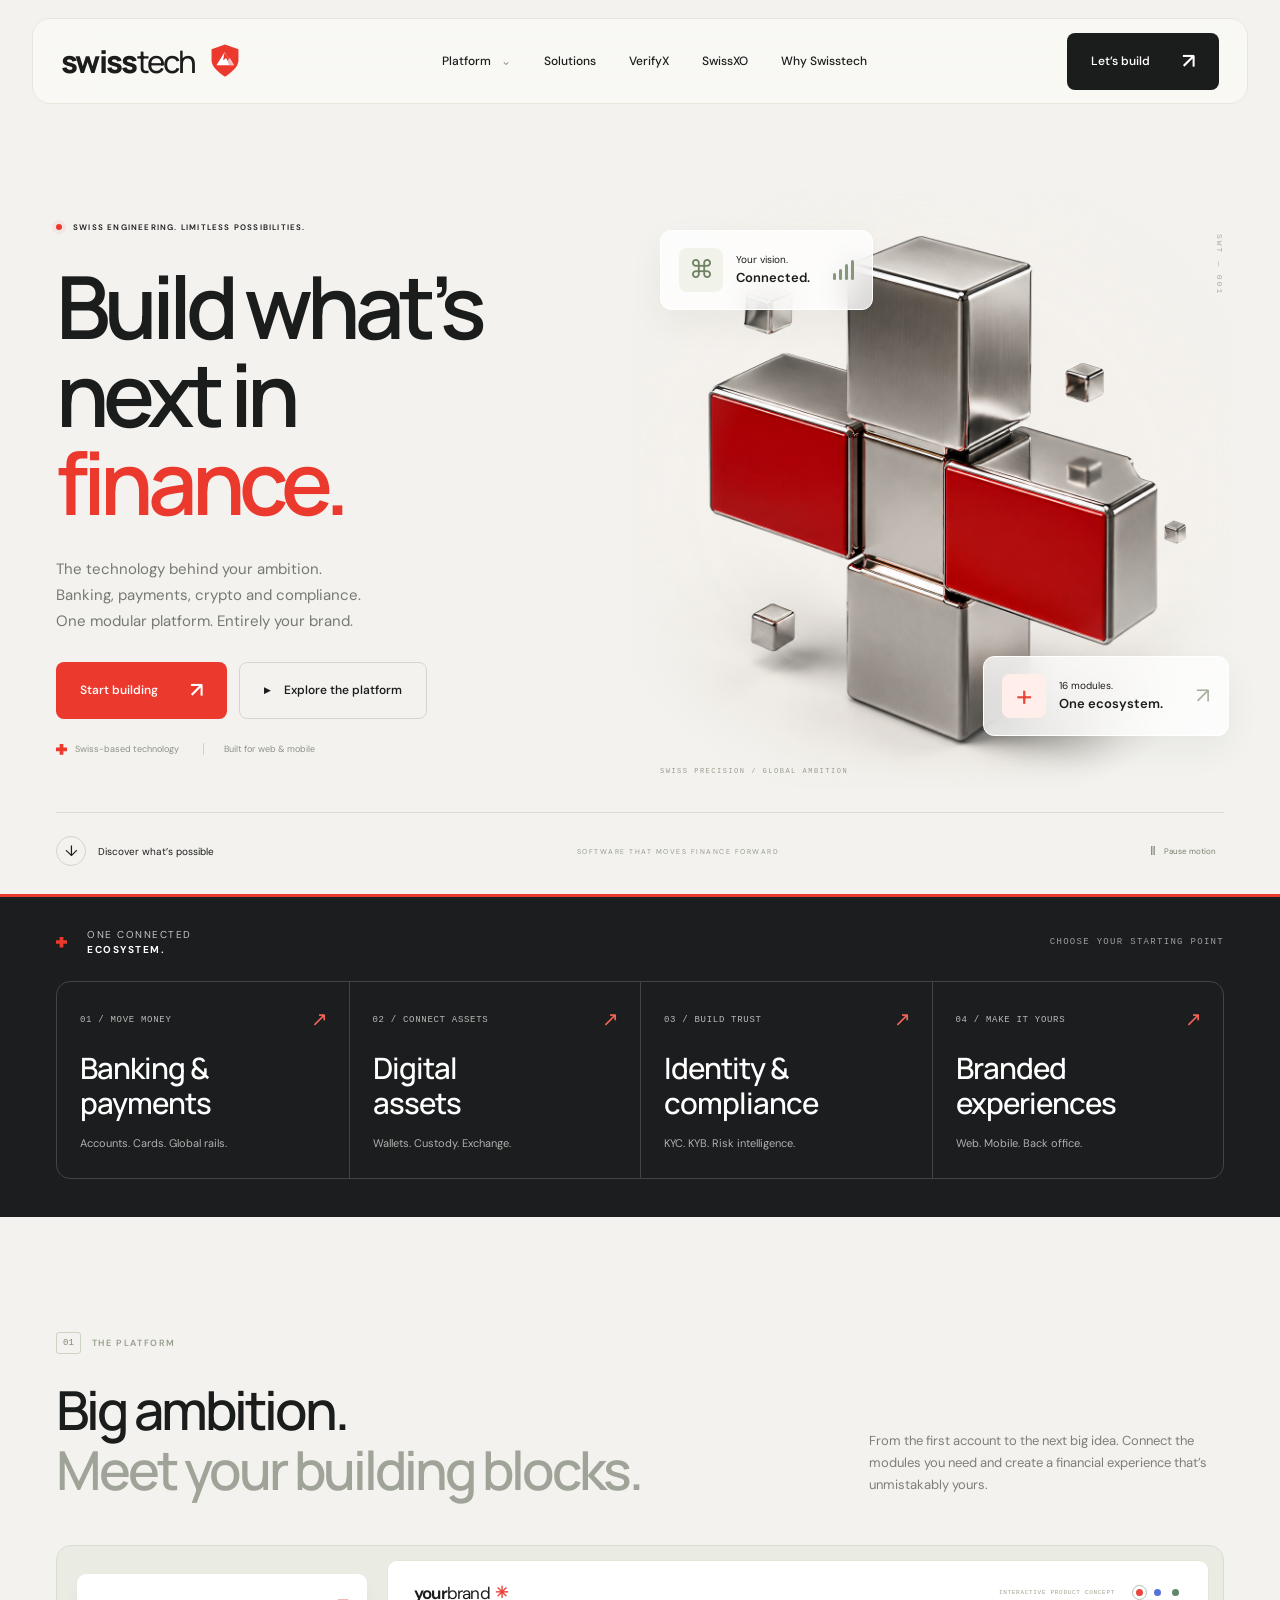
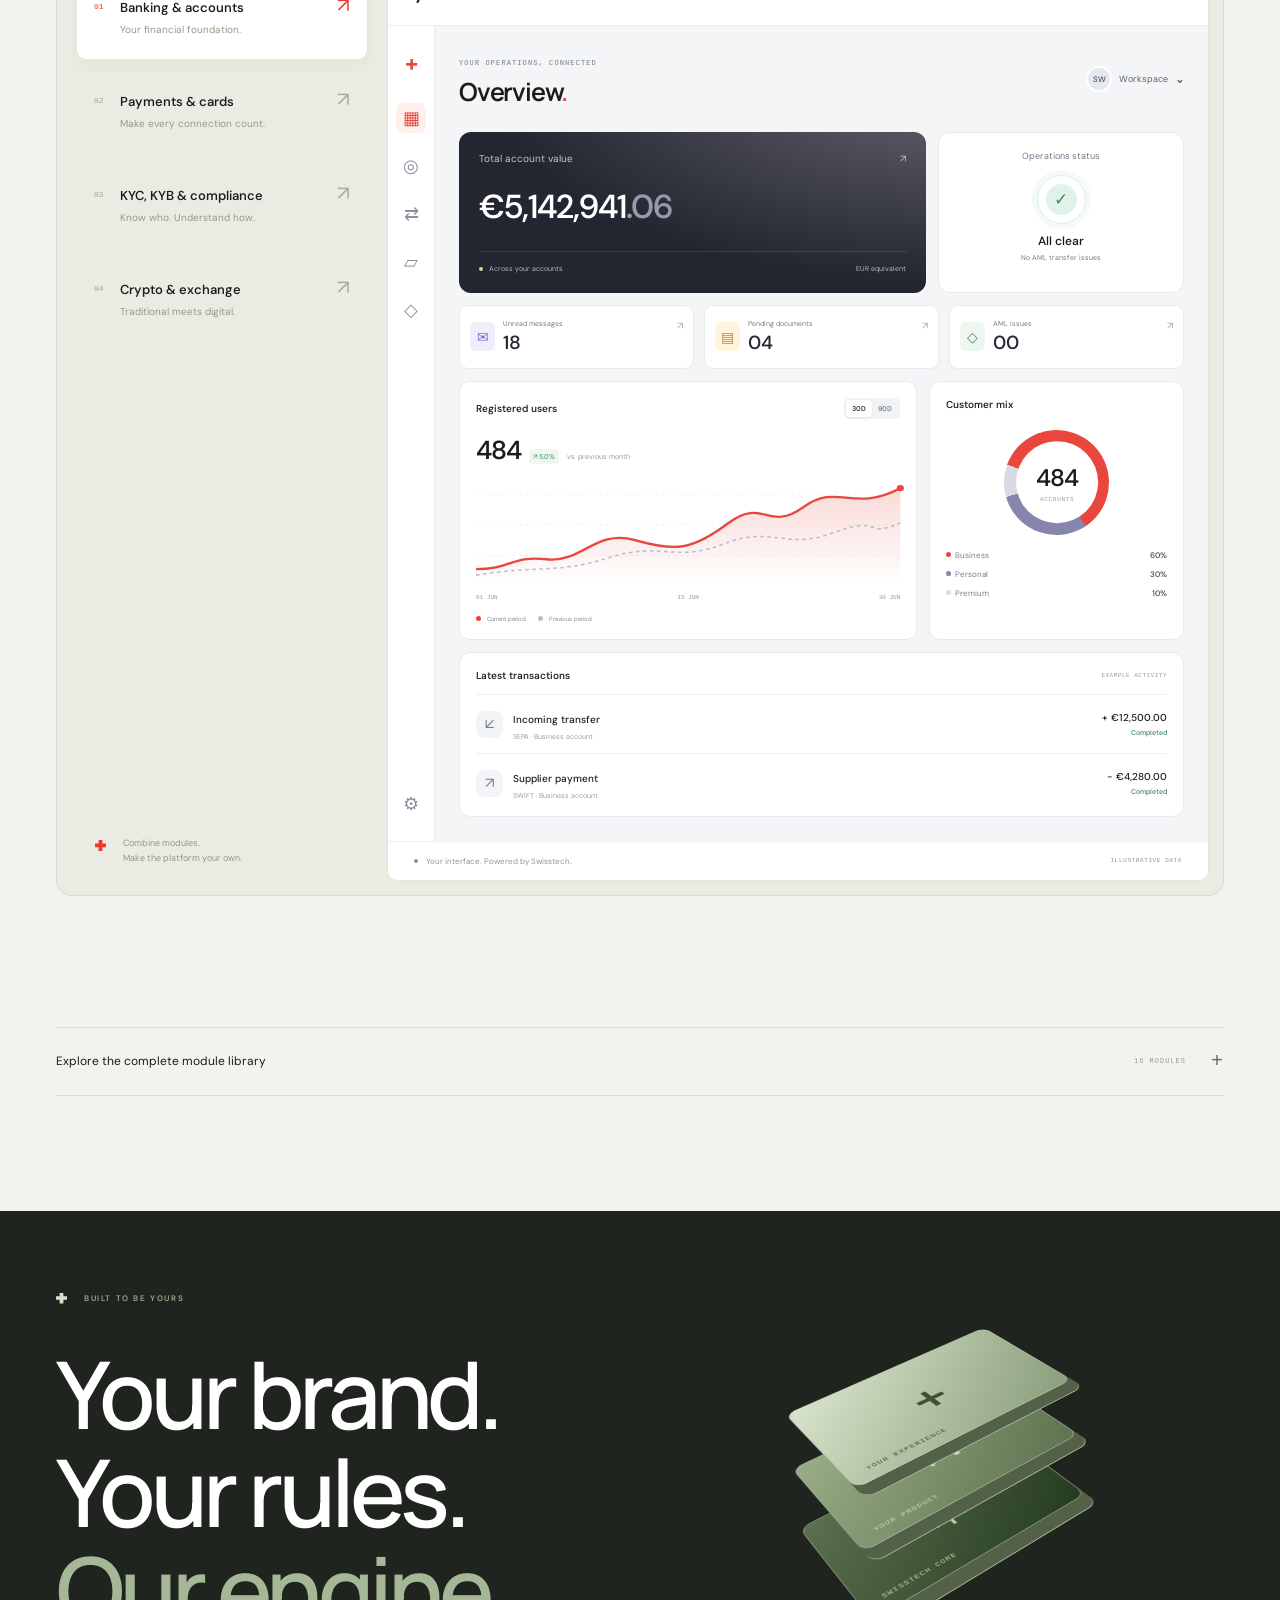
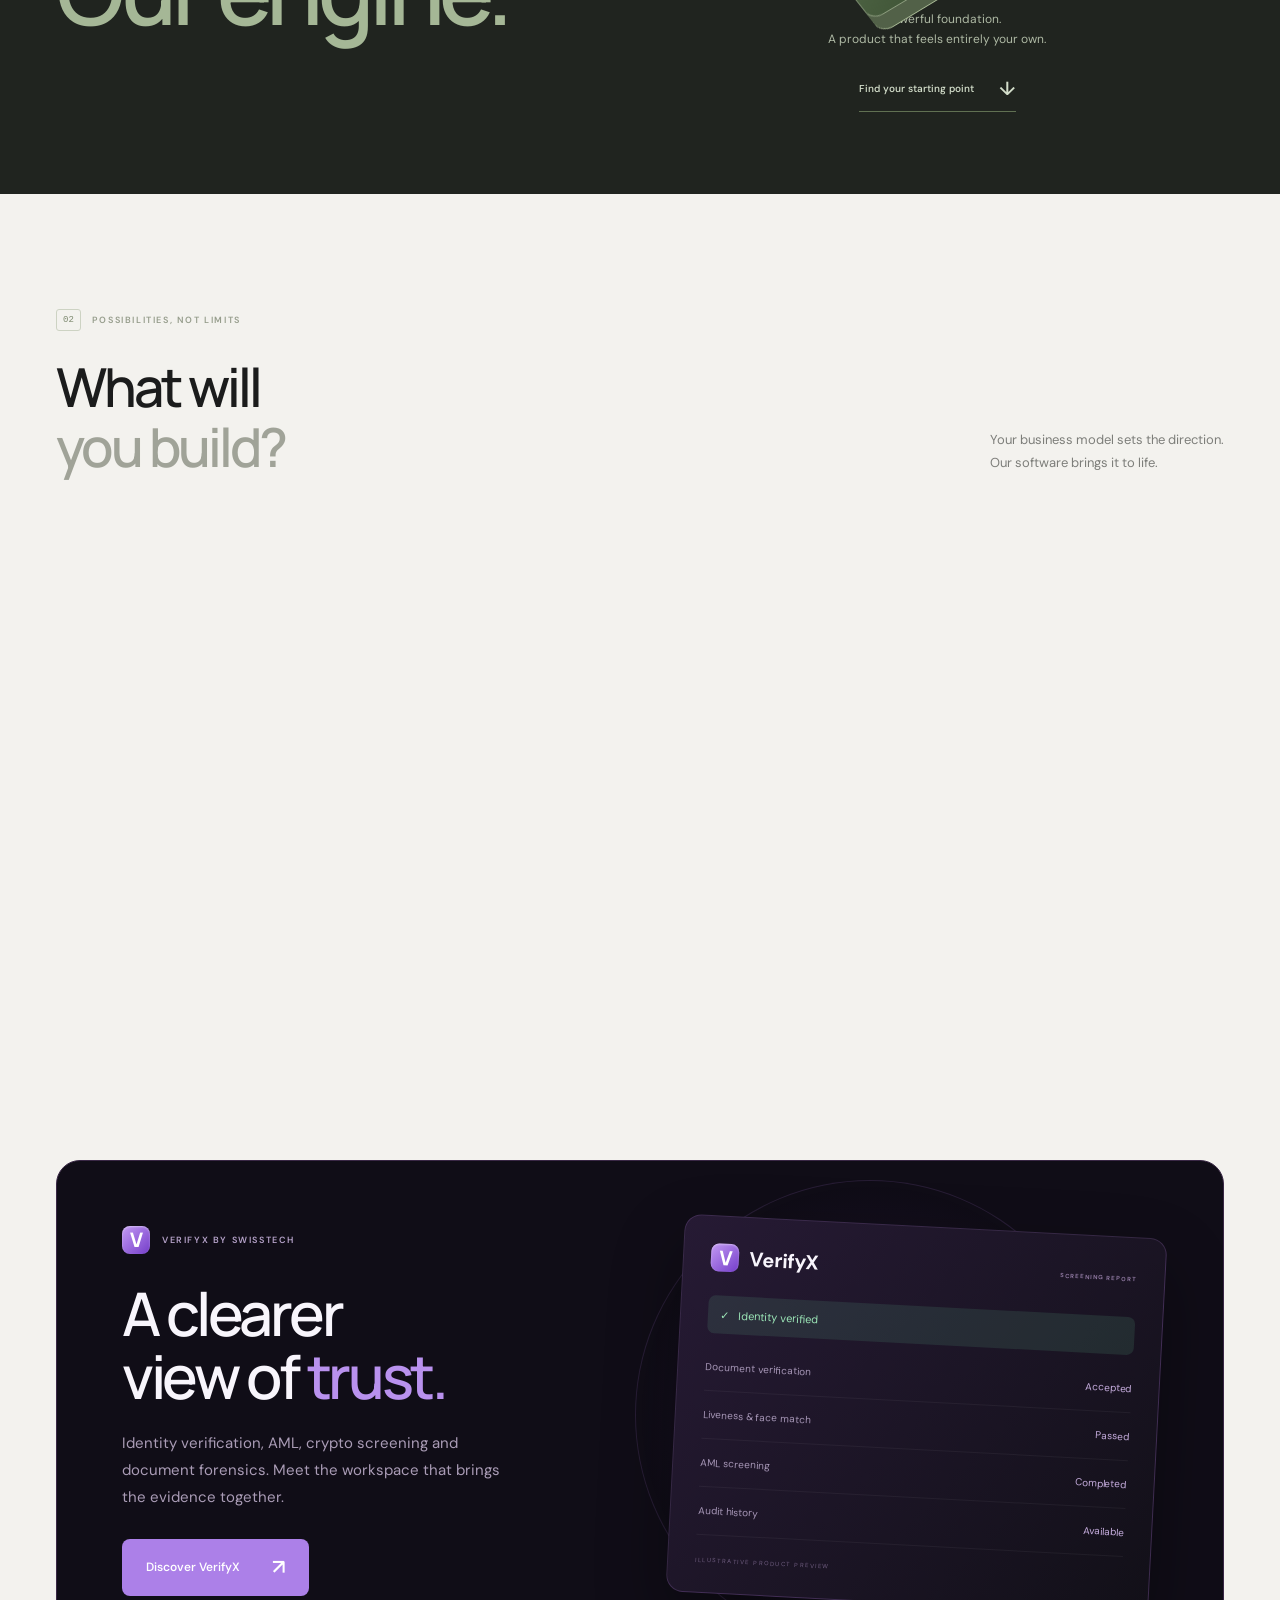
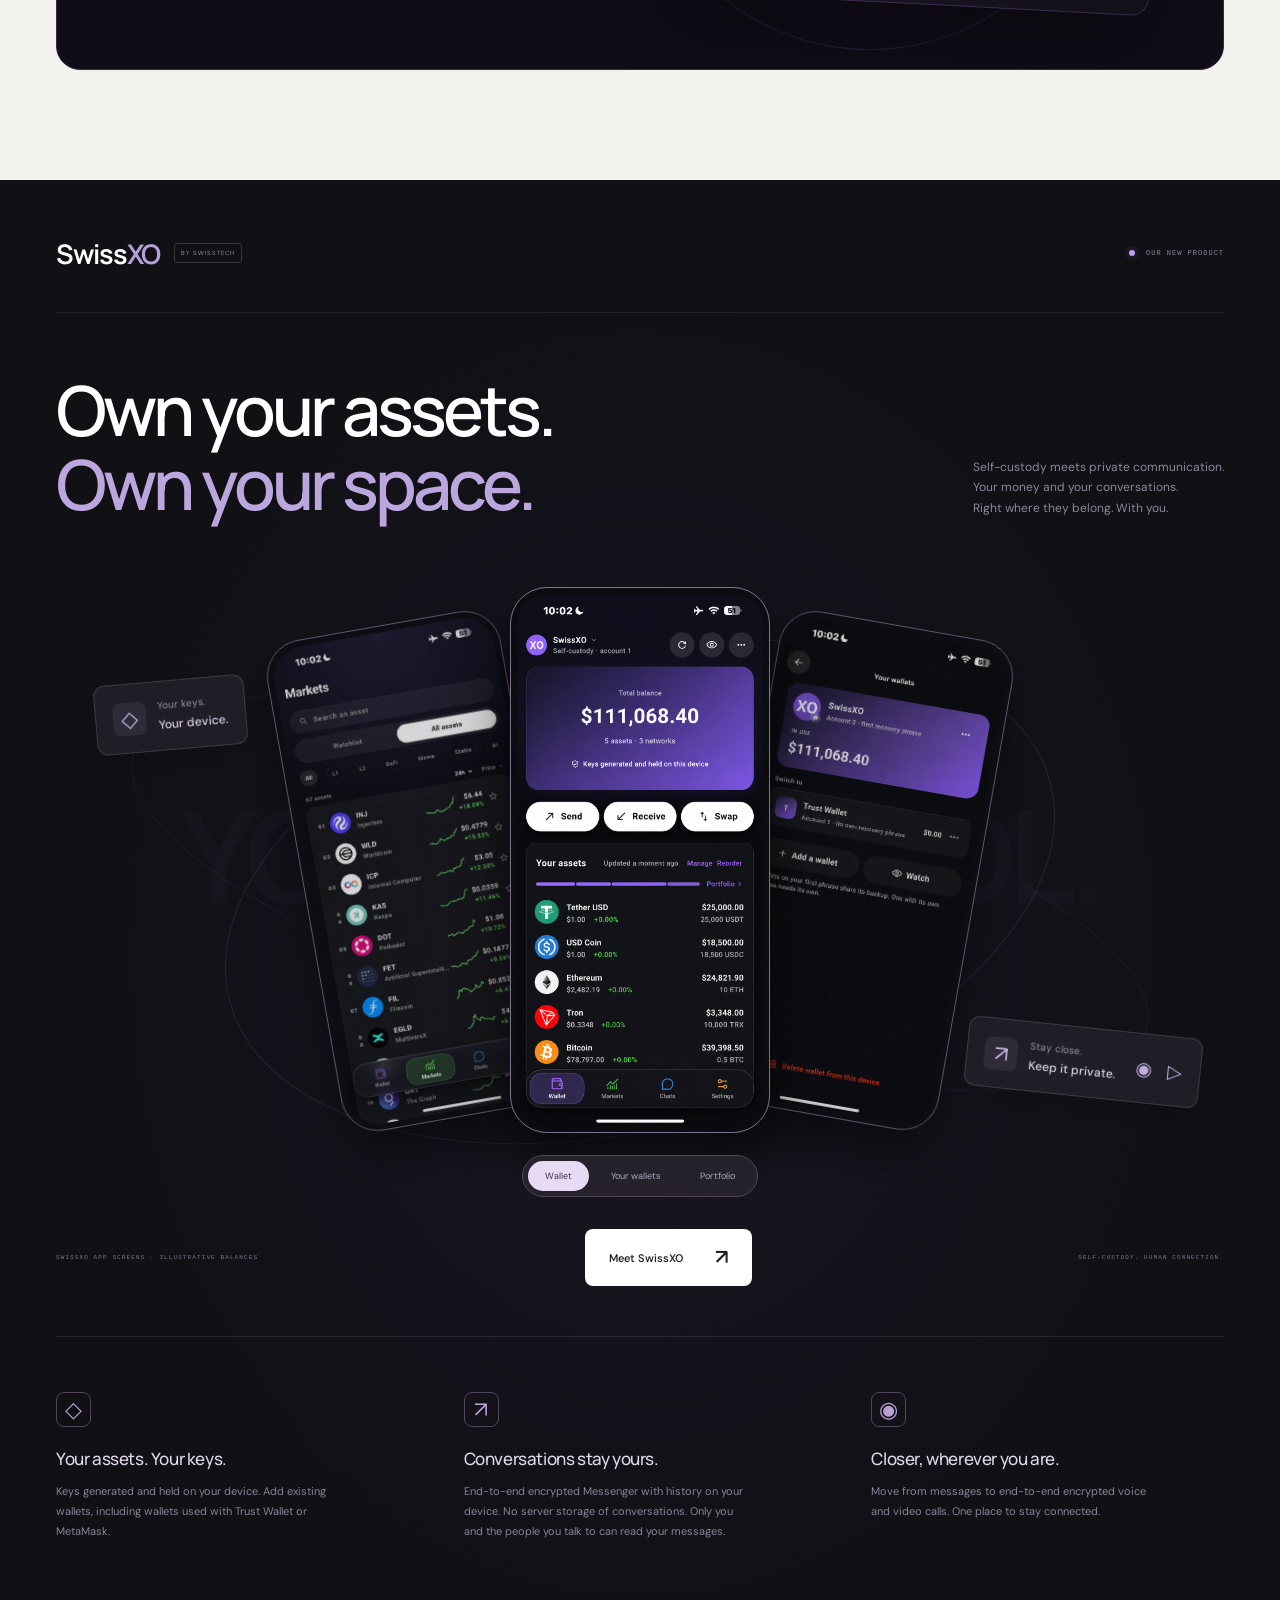
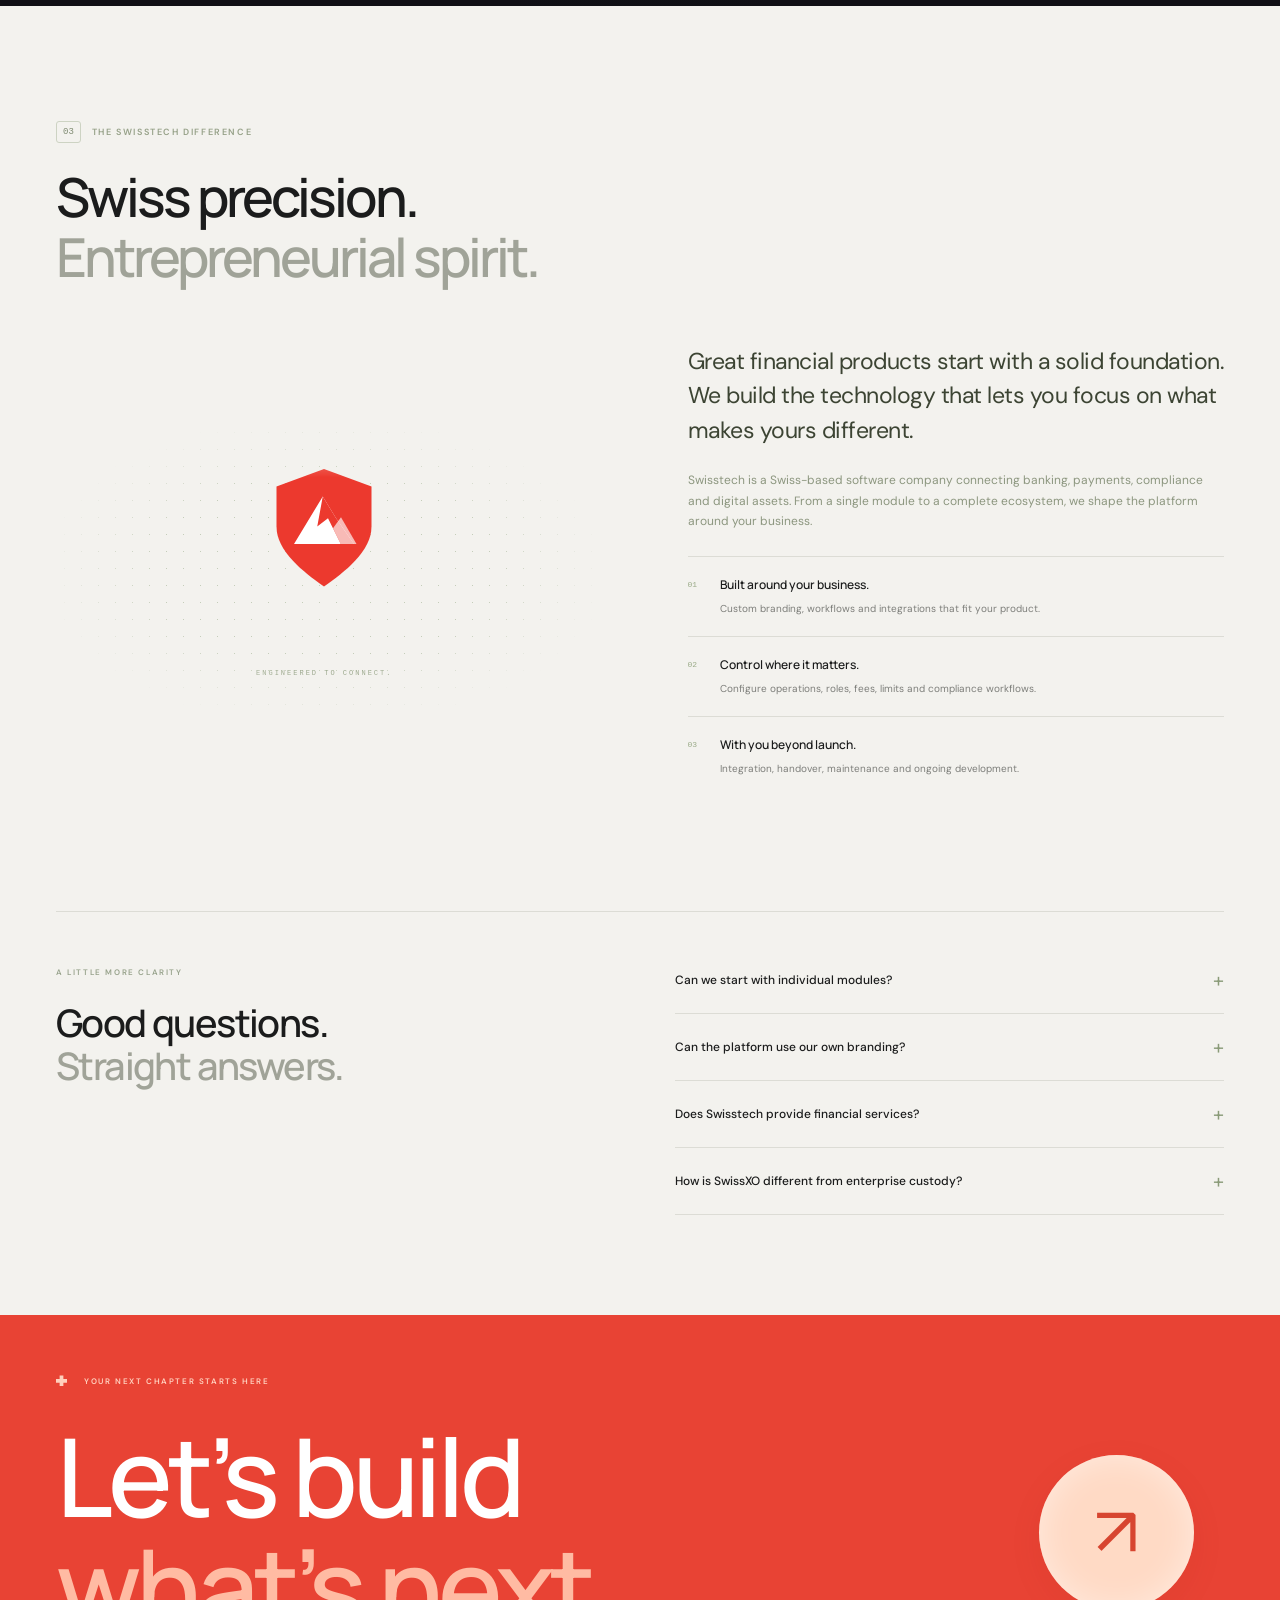
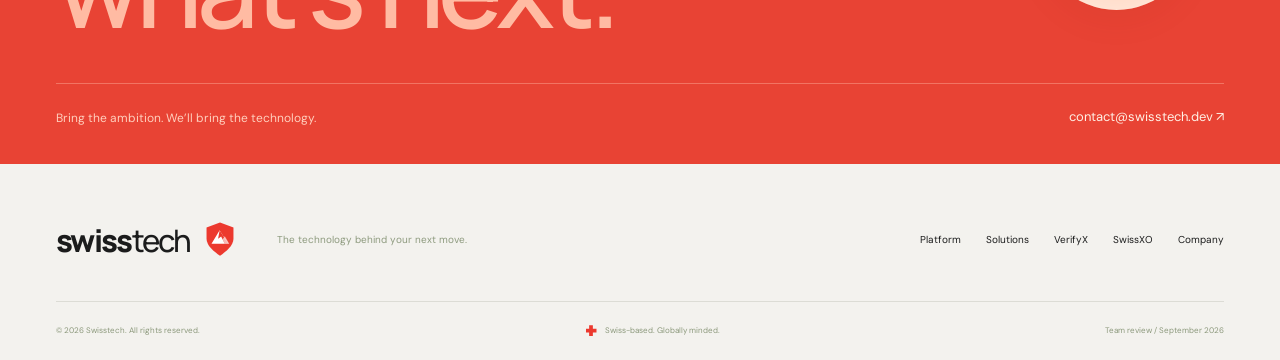
<file: index.html>
<!doctype html>
<html lang="en">
  <head>
    <meta charset="UTF-8" />
    <meta name="viewport" content="width=device-width, initial-scale=1" />
    <meta
      name="description"
      content="Build your next financial product with Swisstech. Modular banking, payments, crypto and compliance software — and SwissXO, our self-custody wallet and private communication app."
    />
    <meta name="theme-color" content="#f3f2ee" />
    <meta name="robots" content="noindex, nofollow" />
    <title>Swisstech — Build what’s next in finance.</title>
    <link rel="icon" href="./favicon.svg?v=9" />
    <link rel="preload" as="image" href="./hero-sculpture.webp" />
    <link rel="stylesheet" href="./styles.css?v=9" />
    <link rel="stylesheet" href="./refinements.css?v=9" />
    <script type="module" src="./app.js?v=9"></script>
  <link rel="stylesheet" href="./brand.css?v=9" /><link rel="canonical" href="https://tobiasjenni.github.io/swisstech/" />
<meta property="og:type" content="website" /><meta property="og:site_name" content="Swisstech" /><meta property="og:title" content="Swisstech — Build what’s next in finance." /><meta property="og:description" content="Build your next financial product with Swisstech. Modular banking, payments, crypto and compliance software — and SwissXO, our self-custody wallet and private communication app." /><meta property="og:url" content="https://tobiasjenni.github.io/swisstech/" /><meta name="twitter:card" content="summary" />
</head>
  <body>
    <a class="skip" href="#main">Skip to content</a>
    <div class="scroll-progress" aria-hidden="true"></div>
    <header class="header">
      <a class="brand" href="#" aria-label="Swisstech home"
        >swiss<span>tech</span><img class="brand-mark" src="./swisstech-mark.svg?v=9" alt="" width="34" height="37" /></a
      ><button
        class="menu-toggle"
        aria-expanded="false"
        aria-controls="navigation"
      >
        Menu <span>☰</span>
      </button>
      <nav id="navigation" aria-label="Main navigation">
        <a href="#platform">Platform <span>⌄</span></a
        ><a href="#solutions">Solutions</a
        ><a href="./verify.html">VerifyX</a
        ><a href="./swissxo.html">SwissXO</a
        ><a href="#company">Why Swisstech</a>
      </nav>
      <button class="button dark nav-cta" data-contact>
        Let’s build <span>↗</span>
      </button>
    </header>
    <main id="main">
<noscript><p class="script-notice">Enable JavaScript to explore the interactive product previews. You can still browse the product information and <a href="mailto:contact@swisstech.dev">contact Swisstech</a>.</p></noscript>
      <section class="hero wrap">
        <div class="hero-copy">
          <div class="eyebrow">
            <span class="status-dot"></span> SWISS ENGINEERING. LIMITLESS
            POSSIBILITIES.
          </div>
          <h1>
            Build what’s<br />next in<br /><span class="hero-last"
              >finance<span class="period">.</span></span
            >
          </h1>
          <p>
            The technology behind your ambition.<br />Banking, payments, crypto
            and compliance.<br />One modular platform. Entirely your brand.
          </p>
          <div class="actions">
            <button class="button red" data-contact>
              Start building <span>↗</span></button
            ><a class="button outline" href="#platform"
              ><span class="play-icon">▶</span> Explore the platform</a
            >
          </div>
          <div class="hero-proof">
            <span><i class="mini-cross"></i> Swiss-based technology</span
            ><span>Built for web & mobile</span>
          </div>
        </div>
        <div class="hero-art">
          <div class="sculpture-stage">
            <img
              class="sculpture"
              src="./hero-sculpture.webp"
              alt="Sculptural Swiss cross assembled from polished metal and red modular blocks"
              width="1254"
              height="1254"
              fetchpriority="high"
            />
          </div>
          <a
            class="art-label label-top"
            href="#modules"
            data-modules="experience"
          >
            <span class="tiny-icon">⌘</span>
            <div>Your vision.<strong>Connected.</strong></div>
            <span class="signal"><i></i><i></i><i></i><i></i></span>
          </a>
          <a class="art-label label-bottom" href="#modules" data-modules="all">
            <span class="tiny-icon red-icon">+</span>
            <div>16 modules.<strong>One ecosystem.</strong></div>
            <span class="label-arrow">↗</span>
          </a>
          <div class="art-coordinate">SWISS PRECISION / GLOBAL AMBITION</div>
          <div class="art-index">SWT — 001</div>
        </div>
        <div class="hero-bottom">
          <a href="#platform"
            ><span class="circle-arrow">↓</span> Discover what’s possible</a
          ><span>SOFTWARE THAT MOVES FINANCE FORWARD</span
          ><button
            class="motion-toggle"
            aria-pressed="false"
            aria-label="Pause decorative motion"
          >
            Ⅱ <span>Pause motion</span>
          </button>
        </div>
      </section>
      <nav class="ecosystem-band" aria-label="Explore the module ecosystem">
        <div class="wrap">
          <div class="ecosystem-intro">
            <span class="mini-cross"></span
            ><span>ONE CONNECTED<br /><b>ECOSYSTEM.</b></span
            ><small>CHOOSE YOUR STARTING POINT</small>
          </div>
          <div class="ecosystem-links">
            <a href="#modules" data-modules="banking"
              ><small>01 / MOVE MONEY</small
              ><strong>Banking &<br />payments <span>↗</span></strong>
              <p>Accounts. Cards. Global rails.</p></a
            >
            <a href="#modules" data-modules="crypto"
              ><small>02 / CONNECT ASSETS</small
              ><strong>Digital<br />assets <span>↗</span></strong>
              <p>Wallets. Custody. Exchange.</p></a
            >
            <a href="#modules" data-modules="compliance"
              ><small>03 / BUILD TRUST</small
              ><strong>Identity &<br />compliance <span>↗</span></strong>
              <p>KYC. KYB. Risk intelligence.</p></a
            >
            <a href="#modules" data-modules="experience"
              ><small>04 / MAKE IT YOURS</small
              ><strong>Branded<br />experiences <span>↗</span></strong>
              <p>Web. Mobile. Back office.</p></a
            >
          </div>
        </div>
      </nav>
      <section class="platform section wrap" id="platform">
        <div class="section-heading reveal">
          <div class="eyebrow">
            <span class="section-index">01</span> THE PLATFORM
          </div>
          <h2>
            Big ambition.<br /><span class="subtle"
              >Meet your building blocks.</span
            >
          </h2>
          <p>
            From the first account to the next big idea. Connect the modules you
            need and create a financial experience that’s unmistakably yours.
          </p>
        </div>
        <div class="platform-workbench reveal">
          <div
            class="product-tabs"
            role="tablist"
            aria-label="Explore platform capabilities"
          >
            <button
              id="tab-banking"
              role="tab"
              aria-selected="true"
              aria-controls="product-panel"
              data-product="banking"
              class="active"
            >
              <span class="tab-number">01</span>
              <div>
                <strong>Banking & accounts</strong
                ><small>Your financial foundation.</small>
              </div>
              <span class="tab-arrow">↗</span></button
            ><button
              id="tab-payments"
              role="tab"
              aria-selected="false"
              tabindex="-1"
              aria-controls="product-panel"
              data-product="payments"
            >
              <span class="tab-number">02</span>
              <div>
                <strong>Payments & cards</strong
                ><small>Make every connection count.</small>
              </div>
              <span class="tab-arrow">↗</span></button
            ><button
              id="tab-compliance"
              role="tab"
              aria-selected="false"
              tabindex="-1"
              aria-controls="product-panel"
              data-product="compliance"
            >
              <span class="tab-number">03</span>
              <div>
                <strong>KYC, KYB & compliance</strong
                ><small>Know who. Understand how.</small>
              </div>
              <span class="tab-arrow">↗</span></button
            ><button
              id="tab-crypto"
              role="tab"
              aria-selected="false"
              tabindex="-1"
              aria-controls="product-panel"
              data-product="crypto"
            >
              <span class="tab-number">04</span>
              <div>
                <strong>Crypto & exchange</strong
                ><small>Traditional meets digital.</small>
              </div>
              <span class="tab-arrow">↗</span>
            </button>
            <div class="tabs-footer">
              <i class="mini-cross"></i
              ><span>Combine modules.<br />Make the platform your own.</span>
            </div>
          </div>
          <div
            class="product-panel"
            id="product-panel"
            role="tabpanel"
            aria-labelledby="tab-banking"
            tabindex="0"
          >
            <div class="preview-toolbar">
              <span class="preview-mark">your<span>brand</span><i>✳</i></span
              ><span class="demo-label">INTERACTIVE PRODUCT CONCEPT</span>
              <div
                class="theme-controls"
                role="group"
                aria-label="Preview brand colour"
              >
                <button
                  class="theme-dot active"
                  data-theme="red"
                  aria-label="Red brand colour"
                  aria-pressed="true"
                ></button
                ><button
                  class="theme-dot"
                  data-theme="blue"
                  aria-label="Blue brand colour"
                  aria-pressed="false"
                ></button
                ><button
                  class="theme-dot"
                  data-theme="green"
                  aria-label="Green brand colour"
                  aria-pressed="false"
                ></button>
              </div>
            </div>
            <div id="product-content" aria-live="polite"></div>
            <div class="preview-caption">
              <span
                ><i class="status-dot"></i> Your interface. Powered by
                Swisstech.</span
              ><span>ILLUSTRATIVE DATA</span>
            </div>
          </div>
        </div>
        <div class="platform-summary reveal">
          <div><strong>16</strong><span>Connected modules</span></div>
          <div>
            <strong>100<span>%</span></strong
            ><span>Your brand experience</span>
          </div>
          <div>
            <strong>Web<span> + </span>Mobile</strong
            ><span>One product, every screen</span>
          </div>
          <button class="text-link" data-contact>
            Find your configuration <span>↗</span>
          </button>
        </div>
        <details class="catalogue" id="modules">
          <summary>
            <span>Explore the complete module library</span
            ><span class="catalogue-count">16 MODULES <b>+</b></span>
          </summary>
          <div class="catalogue-body">
            <div
              class="filters"
              role="group"
              aria-label="Filter platform modules"
            >
              <button data-filter="all" aria-pressed="true" class="active">
                All modules <span>16</span></button
              ><button data-filter="banking" aria-pressed="false">
                Banking & payments</button
              ><button data-filter="compliance" aria-pressed="false">
                Compliance</button
              ><button data-filter="crypto" aria-pressed="false">
                Digital assets</button
              ><button data-filter="experience" aria-pressed="false">
                Web & mobile
              </button>
            </div>
            <div class="module-grid" id="module-grid" aria-live="polite"></div>
          </div>
        </details>
      </section>
      <section class="statement">
        <div class="wrap statement-inner">
          <div class="eyebrow">
            <i class="mini-cross"></i> BUILT TO BE YOURS
          </div>
          <h2 class="reveal">
            Your brand.<br />Your rules.<br /><span>Our engine.</span>
          </h2>
          <div class="statement-aside">
            <div class="stack-art" aria-hidden="true">
              <div class="stack-layer layer-one">
                <i>+</i><span>YOUR EXPERIENCE</span>
              </div>
              <div class="stack-layer layer-two">
                <i>↗</i><span>YOUR PRODUCT</span>
              </div>
              <div class="stack-layer layer-three">
                <i>✳</i><span>SWISSTECH CORE</span>
              </div>
            </div>
            <p>
              A powerful foundation.<br />A product that feels entirely your
              own.
            </p>
            <a href="#solutions" class="text-link"
              >Find your starting point <span>↓</span></a
            >
          </div>
        </div>
      </section>
      <section class="solutions-section section wrap" id="solutions">
        <div class="section-heading reveal">
          <div class="eyebrow">
            <span class="section-index">02</span> POSSIBILITIES, NOT LIMITS
          </div>
          <h2>What will<br /><span class="subtle">you build?</span></h2>
          <p>
            Your business model sets the direction.<br />Our software brings it
            to life.
          </p>
        </div>
        <div class="solutions">
          <button class="solution reveal" data-solution="Digital banking">
            <div class="solution-top">
              <span>01 / DIGITAL BANKING</span><i>↗</i>
            </div>
            <div class="solution-visual bank-visual" aria-hidden="true">
              <div class="mini-account">
                <span>Account balance <b>↗</b></span
                ><strong>€24,850.00</strong>
                <div class="mini-bars">
                  <i></i><i></i><i></i><i></i><i></i><i></i><i></i><i></i
                  ><i></i>
                </div>
              </div>
              <div class="mini-bankcard">
                <span>yourbrand <i>✳</i></span
                ><b>•••• 2084</b><small>BUSINESS</small>
              </div>
            </div>
            <h3>Banking.<br />With your name on it.</h3>
            <p>
              Accounts, payments and cards. Bring your banking experience
              together, from onboarding to everyday use.
            </p>
            <div class="tags">
              <span>IBANs</span><span>Core banking</span
              ><span>Mobile apps</span>
            </div>
          </button>
          <button class="solution reveal" data-solution="Crypto & exchanges">
            <div class="solution-top">
              <span>02 / DIGITAL ASSETS</span><i>↗</i>
            </div>
            <div class="solution-visual crypto-visual" aria-hidden="true">
              <div class="coin coin-btc">₿</div>
              <div class="exchange-orbit"></div>
              <div class="exchange-symbol">⇄</div>
              <div class="coin coin-eth">Ξ</div>
              <span class="crypto-caption">FIAT ↔ DIGITAL</span>
            </div>
            <h3>A new world.<br />Already connected.</h3>
            <p>
              Connect wallets, custody and exchange. Make digital assets part of
              a complete financial product.
            </p>
            <div class="tags">
              <span>Crypto exchange</span><span>Wallets</span
              ><span>Liquidity</span>
            </div>
          </button>
          <button class="solution reveal" data-solution="Payments & fintech">
            <div class="solution-top">
              <span>03 / PAYMENTS & FINTECH</span><i>↗</i>
            </div>
            <div class="solution-visual payment-visual" aria-hidden="true">
              <div class="payment-route">
                <span class="route-origin">CHF</span><i></i
                ><span class="route-destination">EUR</span>
              </div>
              <div class="mini-transfer">
                <span class="transfer-check">✓</span>
                <div>
                  Payment received<small>Your business, connected.</small>
                </div>
                <b>↗</b>
              </div>
            </div>
            <h3>Money moves.<br />Your business follows.</h3>
            <p>
              Bring cross-border payments, currency conversion and customer
              verification into one experience.
            </p>
            <div class="tags">
              <span>SEPA / SWIFT</span><span>FX</span><span>KYC / KYB</span>
            </div>
          </button>
        </div>
      </section>
      <section class="verify-spotlight wrap" aria-labelledby="verify-spotlight-title">
        <div class="verify-spotlight-copy">
          <div class="eyebrow"><span class="verify-v">V</span> VERIFYX BY SWISSTECH</div>
          <h2 id="verify-spotlight-title">A clearer<br />view of <span>trust.</span></h2>
          <p>Identity verification, AML, crypto screening and document forensics. Meet the workspace that brings the evidence together.</p>
          <a class="button verify-button" href="./verify.html">Discover VerifyX <span>↗</span></a>
        </div>
        <div class="verify-spotlight-art" aria-hidden="true"><div class="verify-orbit"></div><div class="verify-mini-screen"><div class="verify-mini-title"><span class="verify-v">V</span> VerifyX <small>SCREENING REPORT</small></div><div class="verify-mini-success">✓ &nbsp; Identity verified</div><div><span>Document verification</span><b>Accepted</b></div><div><span>Liveness & face match</span><b>Passed</b></div><div><span>AML screening</span><b>Completed</b></div><div><span>Audit history</span><b>Available</b></div><p>ILLUSTRATIVE PRODUCT PREVIEW</p></div></div>
      </section>
      <section class="swissxo-section" id="swissxo">
        <div class="xo-grain" aria-hidden="true"></div>
        <div class="wrap">
          <div class="xo-topline">
            <span class="xo-wordmark"
              >Swiss<span>XO</span><i>BY SWISSTECH</i></span
            ><span class="xo-new"
              ><i class="status-dot"></i> OUR NEW PRODUCT</span
            >
          </div>
          <div class="xo-heading reveal">
            <h2>Own your assets.<br /><span>Own your space.</span></h2>
            <p>
              Self-custody meets private communication.<br />Your money and your
              conversations.<br />Right where they belong. With you.
            </p>
          </div>
          <div class="xo-stage">
            <div class="xo-orbit orbit-one"></div>
            <div class="xo-orbit orbit-two"></div>
            <div class="xo-background-word" aria-hidden="true">
              YOUR CONTROL.
            </div>
            <div class="xo-floating-note note-keys">
              <span>◇</span>
              <div>Your keys.<strong>Your device.</strong></div>
            </div>
            <div class="phone phone-left">
              <img
                src="./swissxo-markets.jpg"
                alt="SwissXO markets view with asset prices and watchlists"
                loading="lazy"
                width="590"
                height="1280"
              />
            </div>
            <div class="phone phone-center">
              <img
                id="xo-screen"
                src="./swissxo-wallet-funded.webp"
                alt="SwissXO self-custody wallet with keys held on the device"
                loading="lazy"
                width="590"
                height="1280"
              />
            </div>
            <div class="phone phone-right">
              <img
                src="./swissxo-wallets-funded.webp"
                alt="SwissXO wallet manager showing multiple wallets including Trust Wallet"
                loading="lazy"
                width="590"
                height="1280"
              />
            </div>
            <div class="xo-floating-note note-chat">
              <span>↗</span>
              <div>Stay close.<strong>Keep it private.</strong></div>
              <i>◉ &nbsp; ▷</i>
            </div>
            <div
              class="screen-switcher"
              role="group"
              aria-label="SwissXO screenshots"
            >
              <button class="active" data-screen="wallet" aria-pressed="true">
                Wallet</button
              ><button data-screen="wallets" aria-pressed="false">
                Your wallets</button
              ><button data-screen="portfolio" aria-pressed="false">
                Portfolio
              </button>
            </div>
          </div>
          <div class="xo-bottom">
            <span>SWISSXO APP SCREENS · ILLUSTRATIVE BALANCES</span
            ><a class="button light" href="./swissxo.html">
              Meet SwissXO <span>↗</span></a
            ><span>SELF-CUSTODY. HUMAN CONNECTION.</span>
          </div>
          <div class="xo-features">
            <article>
              <span class="feature-symbol">◇</span>
              <h3>Your assets. Your keys.</h3>
              <p>
                Keys generated and held on your device. Add existing wallets,
                including wallets used with Trust Wallet or MetaMask.
              </p>
            </article>
            <article>
              <span class="feature-symbol">↗</span>
              <h3>Conversations stay yours.</h3>
              <p>
                End-to-end encrypted Messenger with history on your device.
                No server storage of conversations. Only you and the people
                you talk to can read your messages.
              </p>
            </article>
            <article>
              <span class="feature-symbol">◉</span>
              <h3>Closer, wherever you are.</h3>
              <p>
                Move from messages to end-to-end encrypted voice and video
                calls. One place to stay connected.
              </p>
            </article>
          </div>
        </div>
      </section>
      <section class="company section wrap" id="company">
        <div class="company-title reveal">
          <div class="eyebrow">
            <span class="section-index">03</span> THE SWISSTECH DIFFERENCE
          </div>
          <h2>
            Swiss precision.<br /><span class="subtle"
              >Entrepreneurial spirit.</span
            >
          </h2>
        </div>
        <div class="company-body">
          <div class="company-mark" aria-hidden="true">
            <img class="brand-mark" src="./swisstech-mark.svg?v=9" alt="" width="120" height="130" />
            <span>ENGINEERED TO CONNECT.</span>
          </div>
          <div class="company-copy">
            <p class="large-copy">
              Great financial products start with a solid foundation. We build
              the technology that lets you focus on what makes yours different.
            </p>
            <p>
              Swisstech is a Swiss-based software company connecting banking,
              payments, compliance and digital assets. From a single module to a
              complete ecosystem, we shape the platform around your business.
            </p>
            <div class="principles">
              <article>
                <span>01</span>
                <div>
                  <h3>Built around your business.</h3>
                  <p>
                    Custom branding, workflows and integrations that fit your
                    product.
                  </p>
                </div>
              </article>
              <article>
                <span>02</span>
                <div>
                  <h3>Control where it matters.</h3>
                  <p>
                    Configure operations, roles, fees, limits and compliance
                    workflows.
                  </p>
                </div>
              </article>
              <article>
                <span>03</span>
                <div>
                  <h3>With you beyond launch.</h3>
                  <p>
                    Integration, handover, maintenance and ongoing development.
                  </p>
                </div>
              </article>
            </div>
          </div>
        </div>
      </section>
      <section class="faq-section wrap">
        <div>
          <div class="eyebrow">A LITTLE MORE CLARITY</div>
          <h2>
            Good questions.<br /><span class="subtle">Straight answers.</span>
          </h2>
        </div>
        <div class="faq">
          <details>
            <summary>
              Can we start with individual modules?<span>+</span>
            </summary>
            <p>
              Yes. Start with the components you need and scope additional
              capabilities as your product develops. We’ll map dependencies and
              integrations around your use case.
            </p>
          </details>
          <details>
            <summary>
              Can the platform use our own branding?<span>+</span>
            </summary>
            <p>
              Yes. Web and mobile interfaces can be tailored to your identity,
              language and product workflows. The configuration and
              customisation scope is agreed before implementation.
            </p>
          </details>
          <details>
            <summary>
              Does Swisstech provide financial services?<span>+</span>
            </summary>
            <p>
              Swisstech provides the software. Banking rails, card programmes
              and other financial services depend on the selected providers,
              their approval and availability in your market.
            </p>
          </details>
          <details>
            <summary>
              How is SwissXO different from enterprise custody?<span>+</span>
            </summary>
            <p>
              SwissXO is a self-custody product with keys held on the user’s
              device. The platform’s crypto wallet and custody module is a
              separate enterprise offering with configurable custody
              integrations and operational controls.
            </p>
          </details>
        </div>
      </section>
      <section class="cta">
        <div class="wrap">
          <div class="eyebrow">
            <i class="mini-cross"></i> YOUR NEXT CHAPTER STARTS HERE
          </div>
          <div class="cta-heading">
            <h2>Let’s build<br /><span>what’s next.</span></h2>
            <button
              class="cta-orb"
              data-contact
              aria-label="Start a conversation with Swisstech"
            >
              ↗
            </button>
          </div>
          <div class="cta-bottom">
            <p>Bring the ambition. We’ll bring the technology.</p>
            <a href="mailto:contact@swisstech.dev">contact@swisstech.dev ↗</a>
          </div>
        </div>
      </section>
    </main>
    <footer class="footer wrap">
      <div class="footer-top">
        <a class="brand" href="#" aria-label="Swisstech home"
          >swiss<span>tech</span><img class="brand-mark" src="./swisstech-mark.svg?v=9" alt="" width="34" height="37" /></a>
        <p>The technology behind your next move.</p>
        <div>
          <a href="#platform">Platform</a><a href="#solutions">Solutions</a
          ><a href="./verify.html">VerifyX</a><a href="./swissxo.html">SwissXO</a><a href="#company">Company</a>
        </div>
      </div>
      <div class="footer-bottom">
        <span>© 2026 Swisstech. All rights reserved.</span
        ><span><i class="mini-cross"></i> Swiss-based. Globally minded.</span
        ><span>Team review / September 2026</span>
      </div>
    </footer>
    <dialog id="contact-dialog" aria-labelledby="contact-title" aria-describedby="contact-description">
      <button class="close-dialog" aria-label="Close contact form">×</button>
      <div class="eyebrow">LET’S BUILD SOMETHING</div>
      <h2 id="contact-title">Tell us your vision.</h2>
      <p id="contact-description">Choose a starting point. We’ll take it from there.</p>
      <form id="contact-form">
        <label
          >Your name<input
            name="name"
            autocomplete="name"
            required
            maxlength="100"
            placeholder="Full name" /></label
        ><label
          >Work email<input
            name="email"
            type="email"
            autocomplete="email"
            required
            maxlength="200"
            placeholder="you@company.com" /></label
        ><label
          >I’m interested in<select name="interest">
            <option>Complete fintech platform</option>
            <option>Digital banking</option>
            <option>Crypto & exchanges</option>
            <option>Payments & fintech</option>
            <option>KYC / KYB & compliance</option>
            <option>VerifyX</option>
            <option>SwissXO</option>
            <option>Other / custom development</option>
          </select></label
        ><label
          >Your project<textarea
            name="message"
            rows="3"
            maxlength="3000"
            placeholder="A little about what you’d like to build…"
          ></textarea></label
        ><button class="button red" type="submit">
          Continue in email <span>↗</span>
        </button>
        <p class="form-note">
          Opens a draft in your email app to contact@swisstech.dev. Nothing is
          submitted or stored on this website.
        </p>
        <p id="form-status" role="status"></p>
      </form>
    </dialog>
  </body>
</html>
</file>
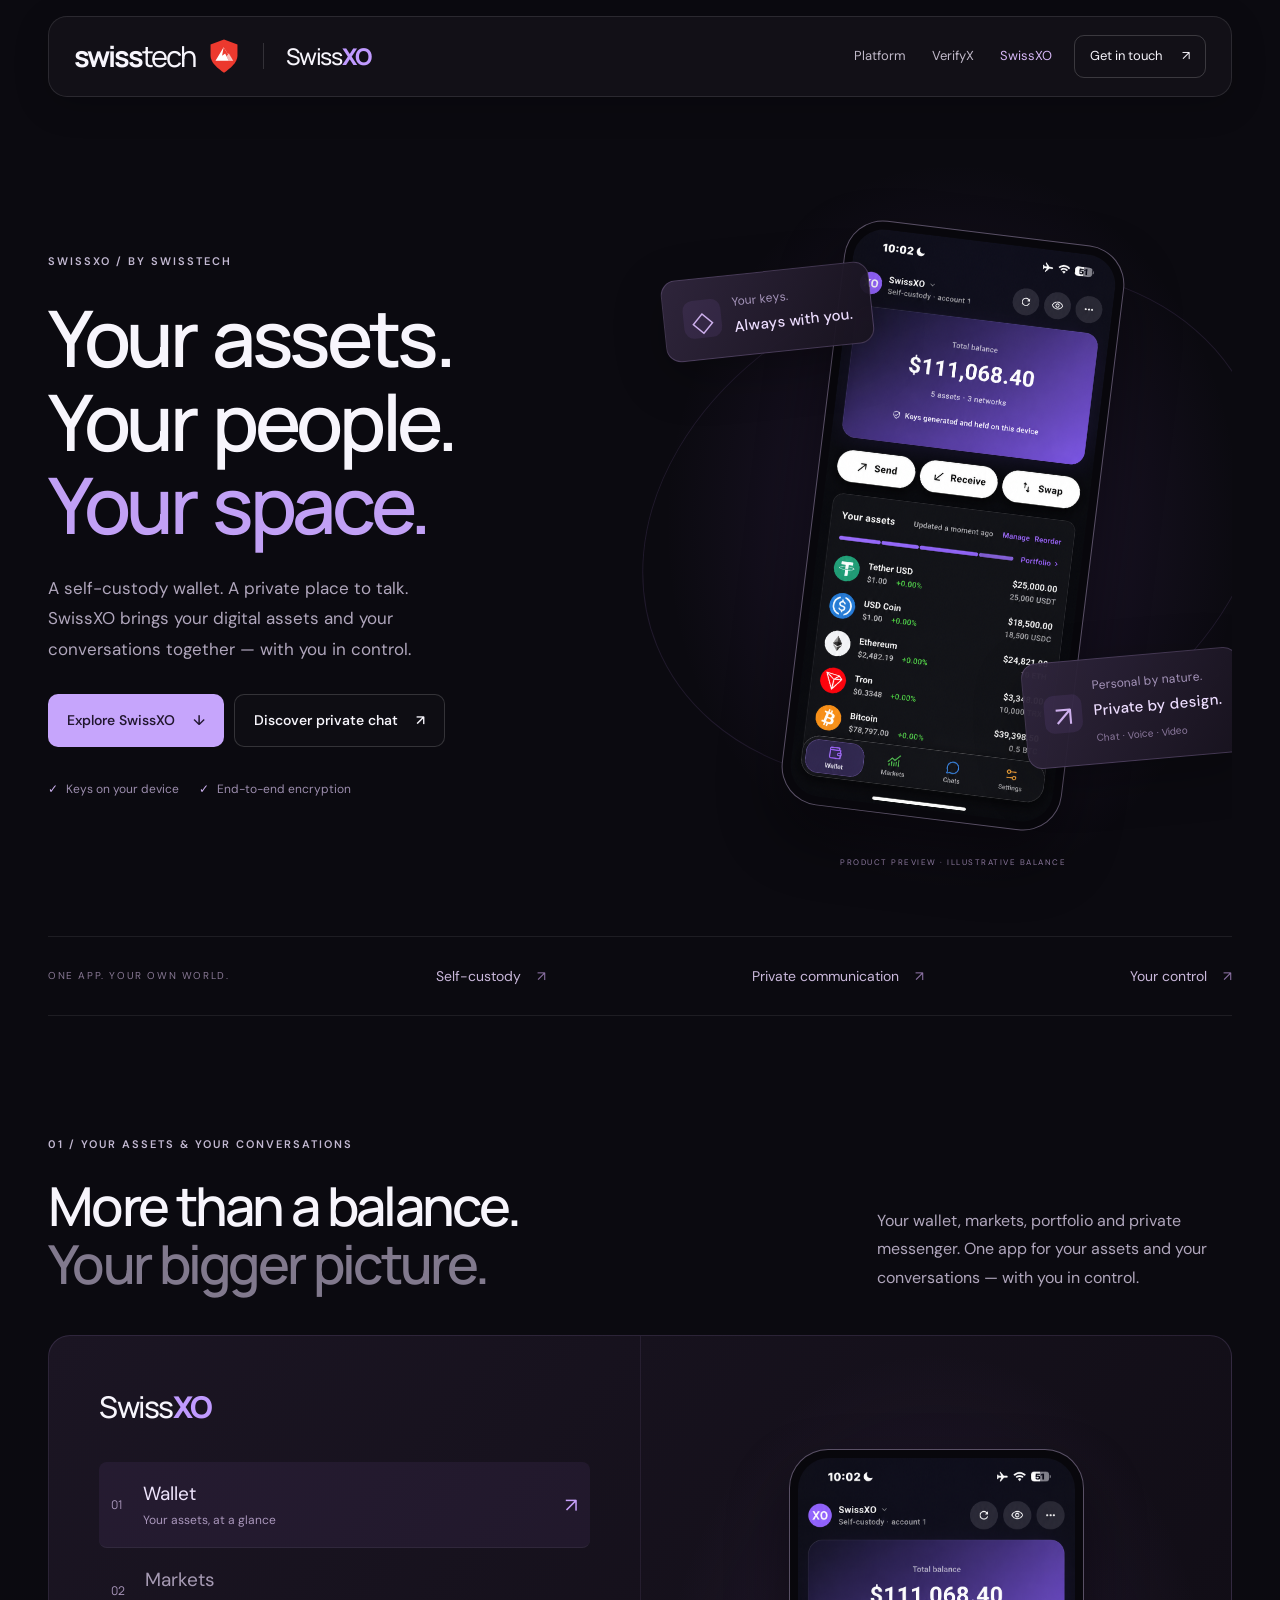
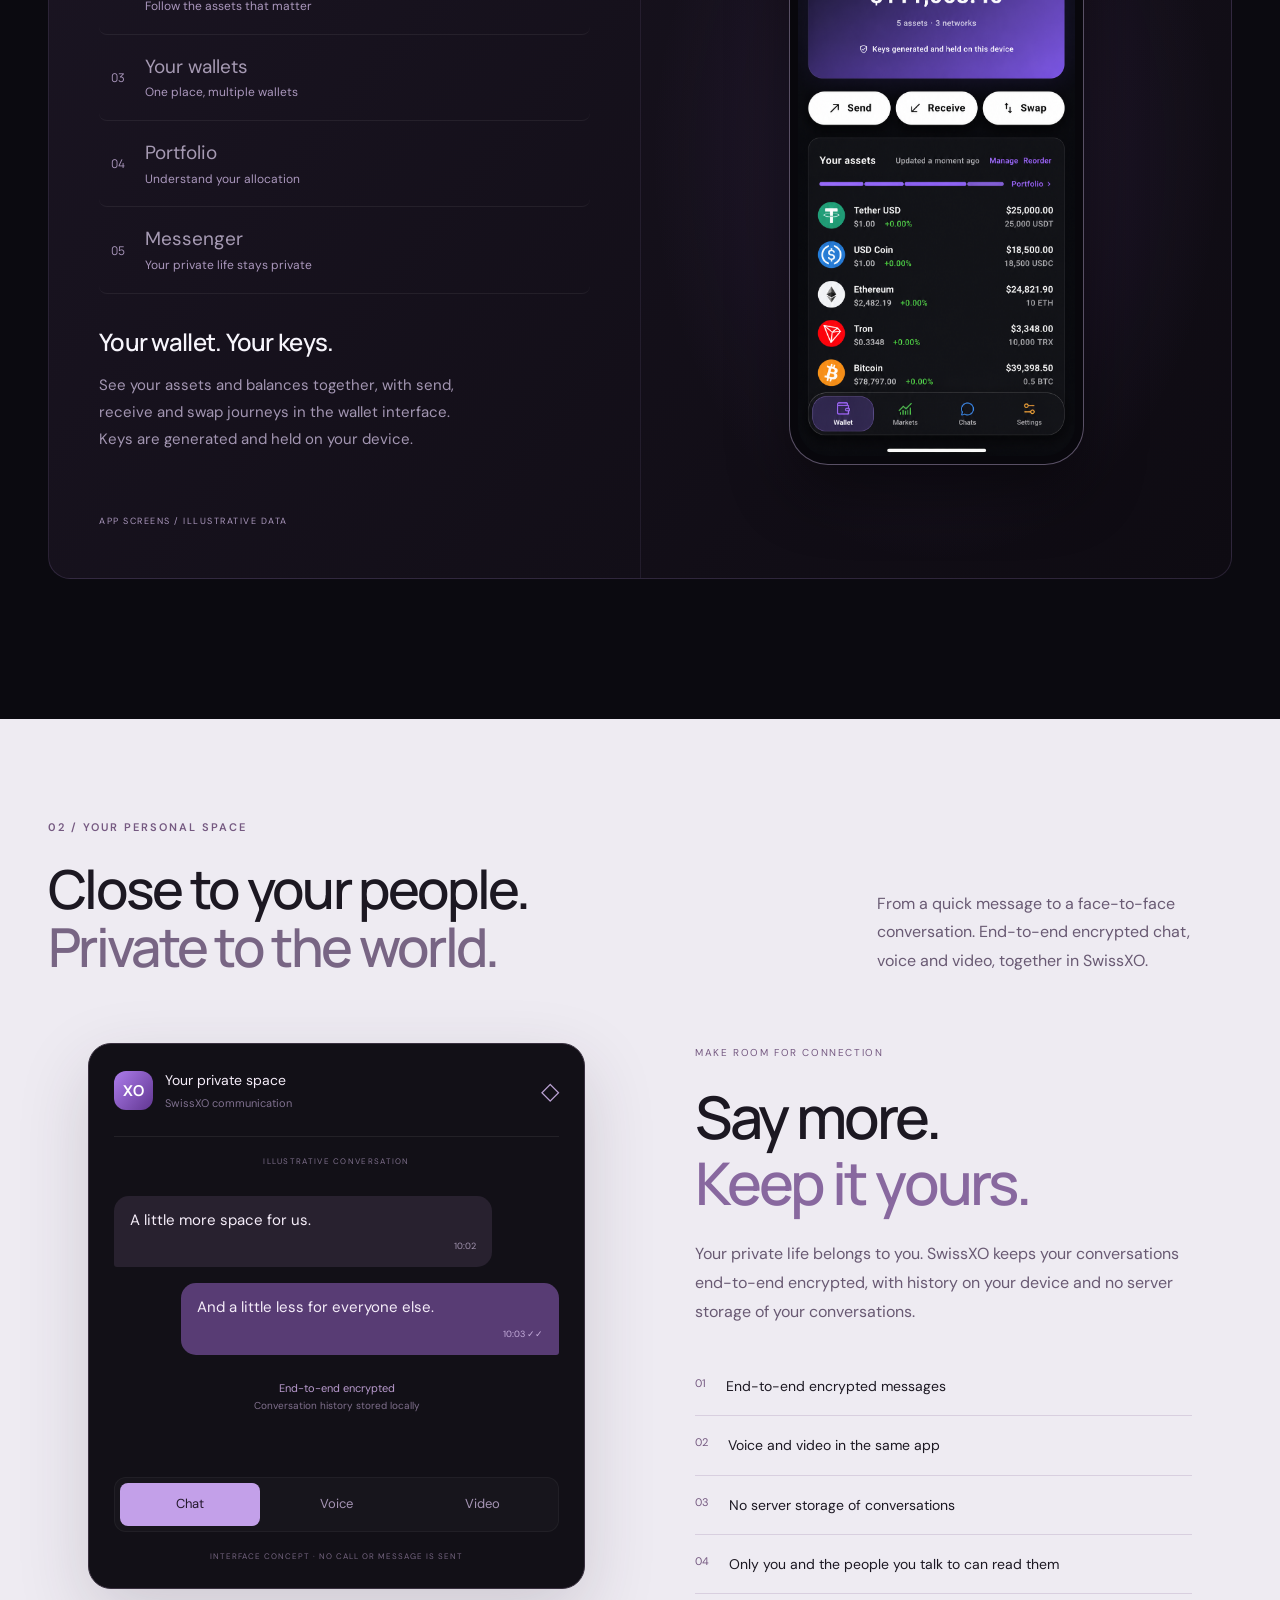
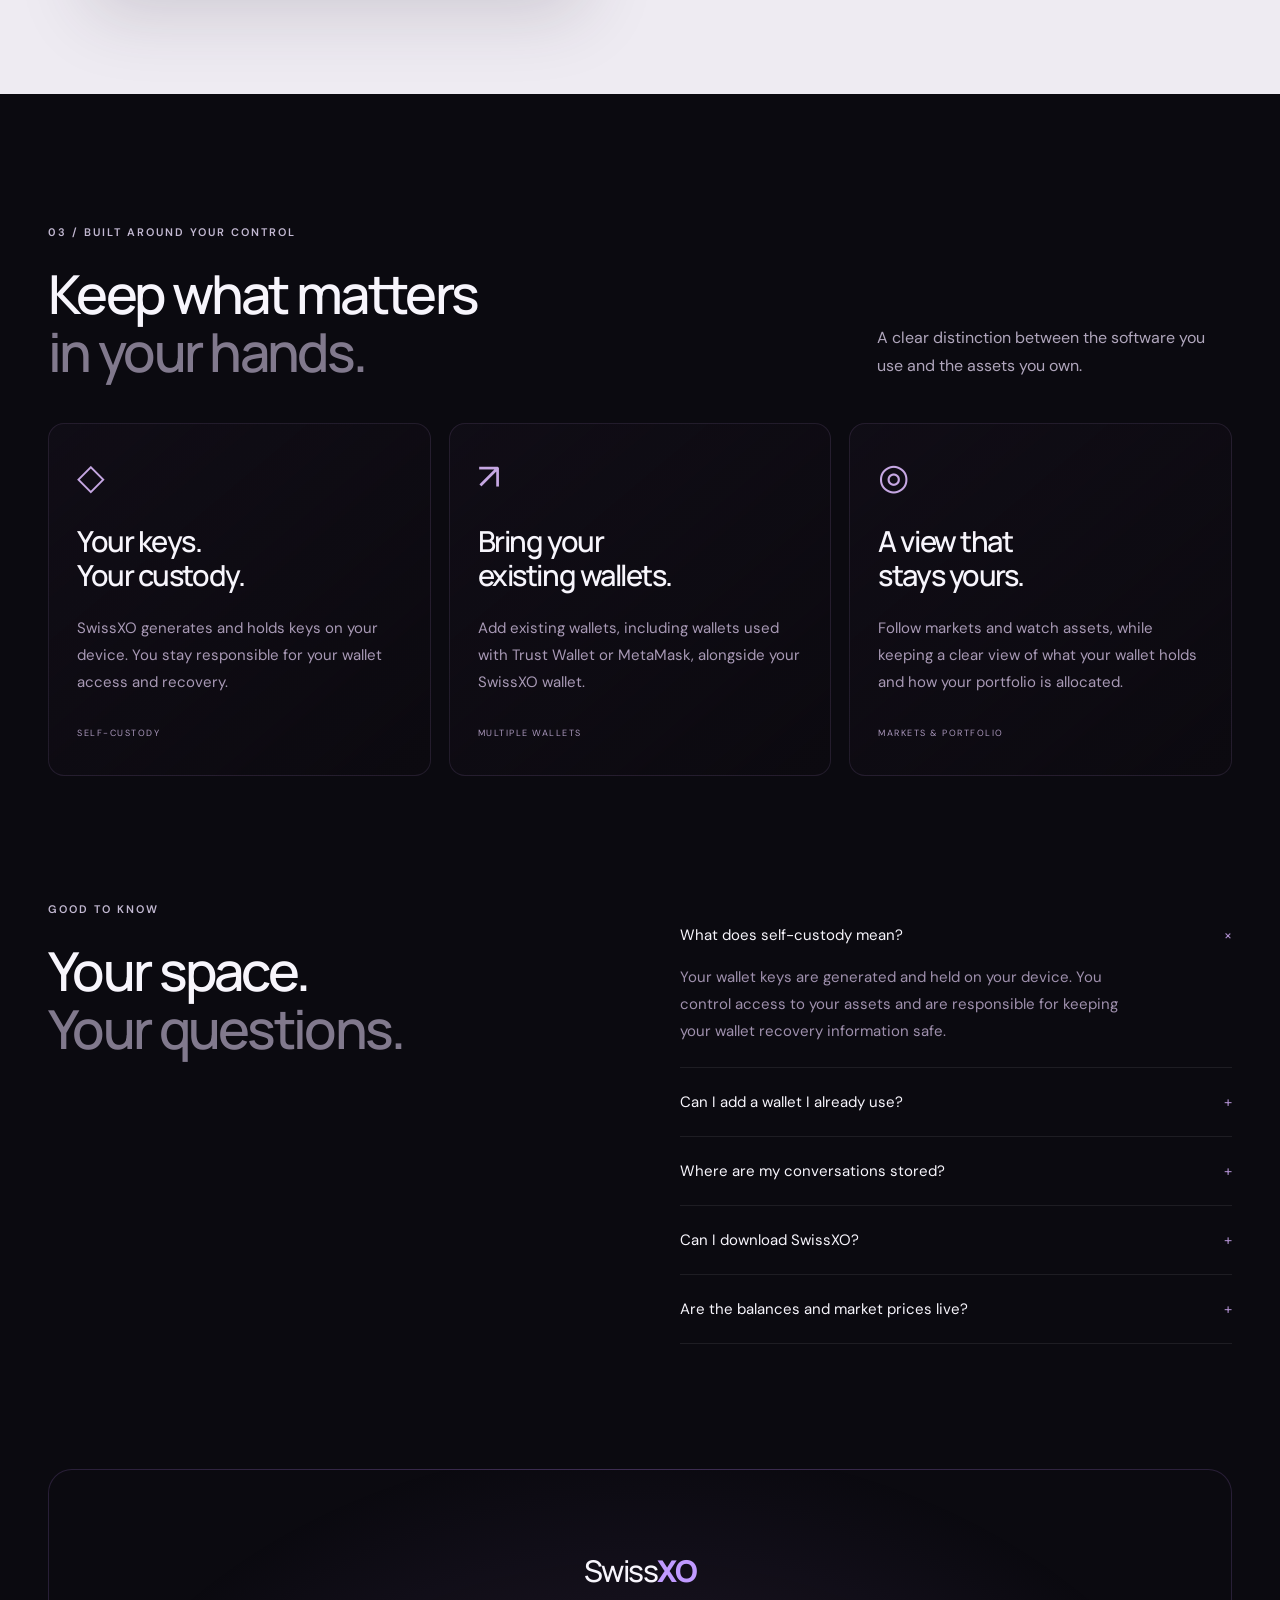
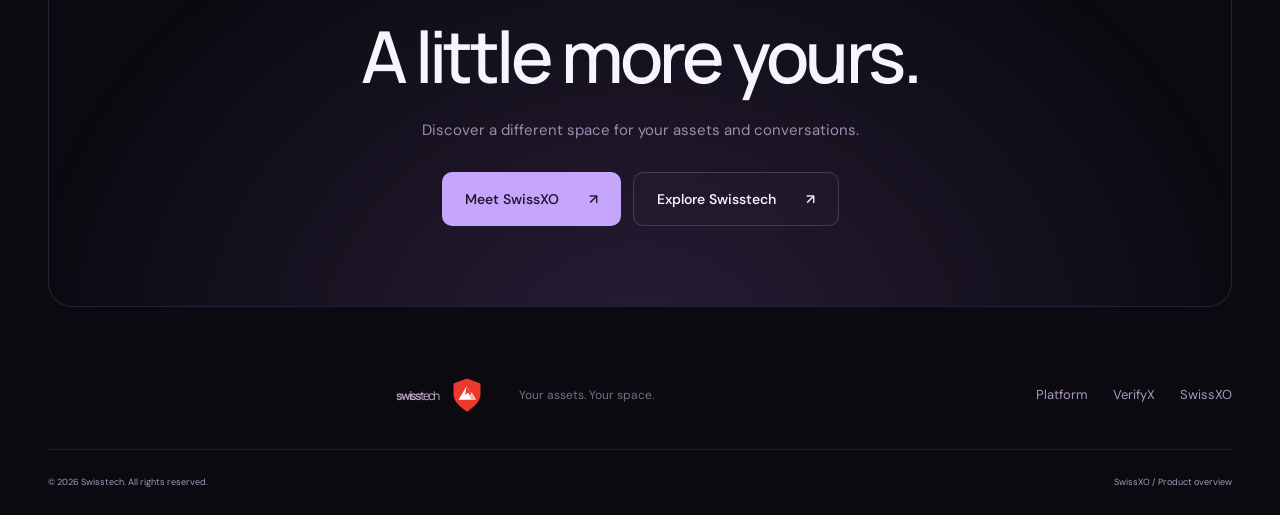
<file: swissxo.html>
<!doctype html>
<html lang="en">
<head>
  <meta charset="utf-8" /><meta name="viewport" content="width=device-width, initial-scale=1" />
  <meta name="description" content="SwissXO by Swisstech brings self-custody wallets, markets and end-to-end encrypted chat, voice and video into your own private space." />
  <meta name="theme-color" content="#0b0a10" /><meta name="robots" content="noindex, nofollow" />
  <title>SwissXO by Swisstech — Your assets. Your space.</title>
  <link rel="icon" href="./favicon.svg?v=9" /><link rel="stylesheet" href="./verify.css?v=9" /><link rel="stylesheet" href="./swissxo.css?v=9" /><link rel="stylesheet" href="./brand.css?v=9" />
  <link rel="preload" href="./swissxo-wallet-funded.webp" as="image" /><script type="module" src="./swissxo.js?v=9"></script>
<link rel="canonical" href="https://tobiasjenni.github.io/swisstech/swissxo.html" />
<meta property="og:type" content="website" /><meta property="og:site_name" content="Swisstech" /><meta property="og:title" content="SwissXO by Swisstech — Your assets. Your space." /><meta property="og:description" content="SwissXO by Swisstech brings self-custody wallets, markets and end-to-end encrypted chat, voice and video into your own private space." /><meta property="og:url" content="https://tobiasjenni.github.io/swisstech/swissxo.html" /><meta name="twitter:card" content="summary" />
</head>
<body class="xo-page">
  <a class="skip" href="#main">Skip to content</a>
  <header class="v-header wrap"><a class="swiss-brand" href="./index.html" aria-label="Swisstech home">swiss<span>tech</span><img class="brand-mark" src="./swisstech-mark.svg?v=9" alt="" width="34" height="37" /></a><span class="brand-divider" aria-hidden="true"></span><a class="product-brand xo-product-brand" href="#main">Swiss<span>XO</span></a><button class="menu-toggle" aria-expanded="false" aria-controls="navigation">Menu <span>☰</span></button><nav id="navigation" aria-label="Main navigation"><a href="./index.html">Platform</a><a href="./verify.html">VerifyX</a><a href="./swissxo.html" aria-current="page">SwissXO</a></nav><a class="portal-link" href="mailto:contact@swisstech.dev?subject=SwissXO%20demo">Get in touch <span>↗</span></a></header>
  <main id="main">
<noscript><p class="script-notice">Enable JavaScript to explore the interactive product previews. You can still browse the product information and <a href="mailto:contact@swisstech.dev">contact Swisstech</a>.</p></noscript>
    <section class="xo-hero wrap">
      <div class="xo-hero-copy"><div class="eyebrow">SWISSXO / BY SWISSTECH</div><h1>Your assets.<br />Your people.<br /><em>Your space.</em></h1><p>A self-custody wallet. A private place to talk.<br />SwissXO brings your digital assets and your conversations together — with you in control.</p><div class="hero-actions"><a class="button primary" href="#experience">Explore SwissXO <span>↓</span></a><a class="button secondary" href="#communication">Discover private chat <span>↗</span></a></div><div class="xo-hero-proof"><span>Keys on your device</span><span>End-to-end encryption</span></div></div>
      <div class="xo-hero-visual"><div class="xo-halo" aria-hidden="true"></div><div class="xo-hero-orbit" aria-hidden="true"></div><div class="xo-phone hero-phone"><img src="./swissxo-wallet-funded.webp" alt="SwissXO wallet preview with an illustrative balance of $111,068.40" width="590" height="1280" /></div><div class="xo-float float-custody"><span class="xo-outline-icon">◇</span><div>Your keys.<strong>Always with you.</strong></div></div><div class="xo-float float-message"><span class="xo-chat-icon" aria-hidden="true">↗</span><div>Personal by nature.<strong>Private by design.</strong><small>Chat · Voice · Video</small></div></div><span class="xo-visual-note">PRODUCT PREVIEW · ILLUSTRATIVE BALANCE</span></div>
    </section>
    <div class="xo-promise wrap"><span>ONE APP. YOUR OWN WORLD.</span><a href="#experience">Self-custody <span>↗</span></a><a href="#communication">Private communication <span>↗</span></a><a href="#control">Your control <span>↗</span></a></div>
    <section class="xo-experience wrap" id="experience"><div class="section-top"><div><div class="eyebrow">01 / YOUR ASSETS & YOUR CONVERSATIONS</div><h2>More than a balance.<br /><span>Your bigger picture.</span></h2></div><p>Your wallet, markets, portfolio and private messenger. One app for your assets and your conversations — with you in control.</p></div>
      <div class="xo-explorer"><div class="xo-explorer-copy"><span class="xo-mini-wordmark">Swiss<span>XO</span></span><div role="tablist" aria-label="SwissXO product screens" aria-orientation="vertical" class="xo-view-tabs"><button id="xo-tab-wallet" role="tab" aria-selected="true" aria-controls="xo-preview-panel" data-xo-view="wallet"><span>01</span><div>Wallet<small>Your assets, at a glance</small></div><b>↗</b></button><button id="xo-tab-markets" role="tab" aria-selected="false" tabindex="-1" aria-controls="xo-preview-panel" data-xo-view="markets"><span>02</span><div>Markets<small>Follow the assets that matter</small></div><b>↗</b></button><button id="xo-tab-wallets" role="tab" aria-selected="false" tabindex="-1" aria-controls="xo-preview-panel" data-xo-view="wallets"><span>03</span><div>Your wallets<small>One place, multiple wallets</small></div><b>↗</b></button><button id="xo-tab-portfolio" role="tab" aria-selected="false" tabindex="-1" aria-controls="xo-preview-panel" data-xo-view="portfolio"><span>04</span><div>Portfolio<small>Understand your allocation</small></div><b>↗</b></button><button id="xo-tab-messenger" role="tab" aria-selected="false" tabindex="-1" aria-controls="xo-preview-panel" data-xo-view="messenger"><span>05</span><div>Messenger<small>Your private life stays private</small></div><b>↗</b></button></div><div class="xo-preview-description"><h3 id="xo-view-title">Your wallet. Your keys.</h3><p id="xo-view-description">See your assets and balances together, with send, receive and swap journeys in the wallet interface. Keys are generated and held on your device.</p></div><span class="xo-demo-note">APP SCREENS / ILLUSTRATIVE DATA</span></div><div class="xo-preview-panel" id="xo-preview-panel" role="tabpanel" aria-labelledby="xo-tab-wallet" tabindex="0"><div class="xo-phone explorer-phone" id="xo-screen-phone"><img id="xo-gallery-image" src="./swissxo-wallet-funded.webp" alt="SwissXO wallet showing five assets with illustrative balances" width="590" height="1280" loading="lazy" /></div><div id="xo-messenger-preview" class="xo-messenger-preview" hidden><div class="messenger-status"><span>10:02</span><span aria-hidden="true">● ▰</span></div><div class="messenger-heading"><span class="comm-avatar">XO</span><div>Messenger<small>Your private space</small></div><span class="messenger-lock" aria-label="Encrypted">◇</span></div><div class="messenger-privacy"><span>END-TO-END ENCRYPTED</span><strong>Just between us.</strong><p>No server storage.<br />Your conversations stay yours.</p></div><div class="messenger-thread"><div class="message-date">ILLUSTRATIVE CONVERSATION</div><div class="message-bubble incoming">Some things are just for us.<small>10:02</small></div><div class="message-bubble outgoing">Let's keep them that way.<small>10:03 ✓✓</small></div></div><div class="messenger-modes" aria-label="Messenger features"><span>Chat</span><span>Voice</span><span>Video</span></div><div class="messenger-footer">History on your device.<br />No one outside your conversation can read it.</div></div></div></div>
    </section>
    <section class="xo-communication" id="communication"><div class="wrap"><div class="section-top"><div><div class="eyebrow">02 / YOUR PERSONAL SPACE</div><h2>Close to your people.<br /><span>Private to the world.</span></h2></div><p>From a quick message to a face-to-face conversation. End-to-end encrypted chat, voice and video, together in SwissXO.</p></div><div class="xo-communication-grid"><div class="xo-conversation"><div class="comm-window-top"><span class="comm-avatar">XO</span><div>Your private space<small>SwissXO communication</small></div><span class="comm-lock" aria-label="End-to-end encrypted">◇</span></div><div id="comm-panel" role="tabpanel" tabindex="0" aria-labelledby="comm-tab-chat"><div class="message-date">ILLUSTRATIVE CONVERSATION</div><div class="message-bubble incoming">A little more space for us.<small>10:02</small></div><div class="message-bubble outgoing">And a little less for everyone else.<small>10:03 ✓✓</small></div><div class="encryption-note">End-to-end encrypted<br /><span>Conversation history stored locally</span></div></div><div class="comm-tabs" role="tablist" aria-label="SwissXO communication modes"><button id="comm-tab-chat" role="tab" aria-selected="true" aria-controls="comm-panel" data-comm="chat">Chat</button><button id="comm-tab-voice" role="tab" aria-selected="false" tabindex="-1" aria-controls="comm-panel" data-comm="voice">Voice</button><button id="comm-tab-video" role="tab" aria-selected="false" tabindex="-1" aria-controls="comm-panel" data-comm="video">Video</button></div><p class="comm-preview-label">INTERFACE CONCEPT · NO CALL OR MESSAGE IS SENT</p></div><div class="xo-communication-copy"><span class="xo-feature-number">MAKE ROOM FOR CONNECTION</span><h3>Say more.<br /><em>Keep it yours.</em></h3><p>Your private life belongs to you. SwissXO keeps your conversations end-to-end encrypted, with history on your device and no server storage of your conversations.</p><ul><li><span>01</span>End-to-end encrypted messages</li><li><span>02</span>Voice and video in the same app</li><li><span>03</span>No server storage of conversations</li><li><span>04</span>Only you and the people you talk to can read them</li></ul></div></div></div></section>
    <section class="xo-control wrap" id="control"><div class="section-top"><div><div class="eyebrow">03 / BUILT AROUND YOUR CONTROL</div><h2>Keep what matters<br /><span>in your hands.</span></h2></div><p>A clear distinction between the software you use and the assets you own.</p></div><div class="xo-control-cards"><article><span class="control-symbol">◇</span><h3>Your keys.<br />Your custody.</h3><p>SwissXO generates and holds keys on your device. You stay responsible for your wallet access and recovery.</p><span class="control-label">SELF-CUSTODY</span></article><article><span class="control-symbol">↗</span><h3>Bring your<br />existing wallets.</h3><p>Add existing wallets, including wallets used with Trust Wallet or MetaMask, alongside your SwissXO wallet.</p><span class="control-label">MULTIPLE WALLETS</span></article><article><span class="control-symbol">◎</span><h3>A view that<br />stays yours.</h3><p>Follow markets and watch assets, while keeping a clear view of what your wallet holds and how your portfolio is allocated.</p><span class="control-label">MARKETS & PORTFOLIO</span></article></div></section>
    <section class="faq-section wrap"><div><div class="eyebrow">GOOD TO KNOW</div><h2>Your space.<br /><span>Your questions.</span></h2></div><div class="faq"><details open><summary>What does self-custody mean?<span>+</span></summary><p>Your wallet keys are generated and held on your device. You control access to your assets and are responsible for keeping your wallet recovery information safe.</p></details><details><summary>Can I add a wallet I already use?<span>+</span></summary><p>SwissXO supports adding existing wallets, including wallets used with Trust Wallet or MetaMask. The available assets and networks depend on the wallet and supported functionality. Ask us for a walkthrough of your use case.</p></details><details><summary>Where are my conversations stored?<span>+</span></summary><p>Conversation history stays on your device, with no server storage of your conversations. Messages, voice and video use end-to-end encryption. Only you and the people you communicate with can read your messages.</p></details><details><summary>Can I download SwissXO?<span>+</span></summary><p>Contact Swisstech for current access and release information. We can arrange a product walkthrough and discuss the features available to you.</p></details><details><summary>Are the balances and market prices live?<span>+</span></summary><p>No. The screenshots illustrate the product experience. Balances are demonstration values and market prices are snapshots, not live quotes. The communication preview is an interface concept.</p></details></div></section>
    <section class="closing wrap xo-closing"><span class="xo-mini-wordmark">Swiss<span>XO</span></span><h2>A little more yours.</h2><p>Discover a different space for your assets and conversations.</p><div class="hero-actions"><a class="button primary" href="mailto:contact@swisstech.dev?subject=SwissXO%20demo">Meet SwissXO <span>↗</span></a><a class="button secondary" href="./index.html">Explore Swisstech <span>↗</span></a></div></section>
  </main>
  <footer class="v-footer wrap"><a class="swiss-brand" href="./index.html" aria-label="Swisstech home">swiss<span>tech</span><img class="brand-mark" src="./swisstech-mark.svg?v=9" alt="" width="34" height="37" /></a><p>Your assets. Your space.</p><nav aria-label="Footer navigation"><a href="./index.html">Platform</a><a href="./verify.html">VerifyX</a><a href="./swissxo.html" aria-current="page">SwissXO</a></nav><div class="footer-bottom"><span>© 2026 Swisstech. All rights reserved.</span><span>SwissXO / Product overview</span></div></footer>
</body>
</html>
</file>
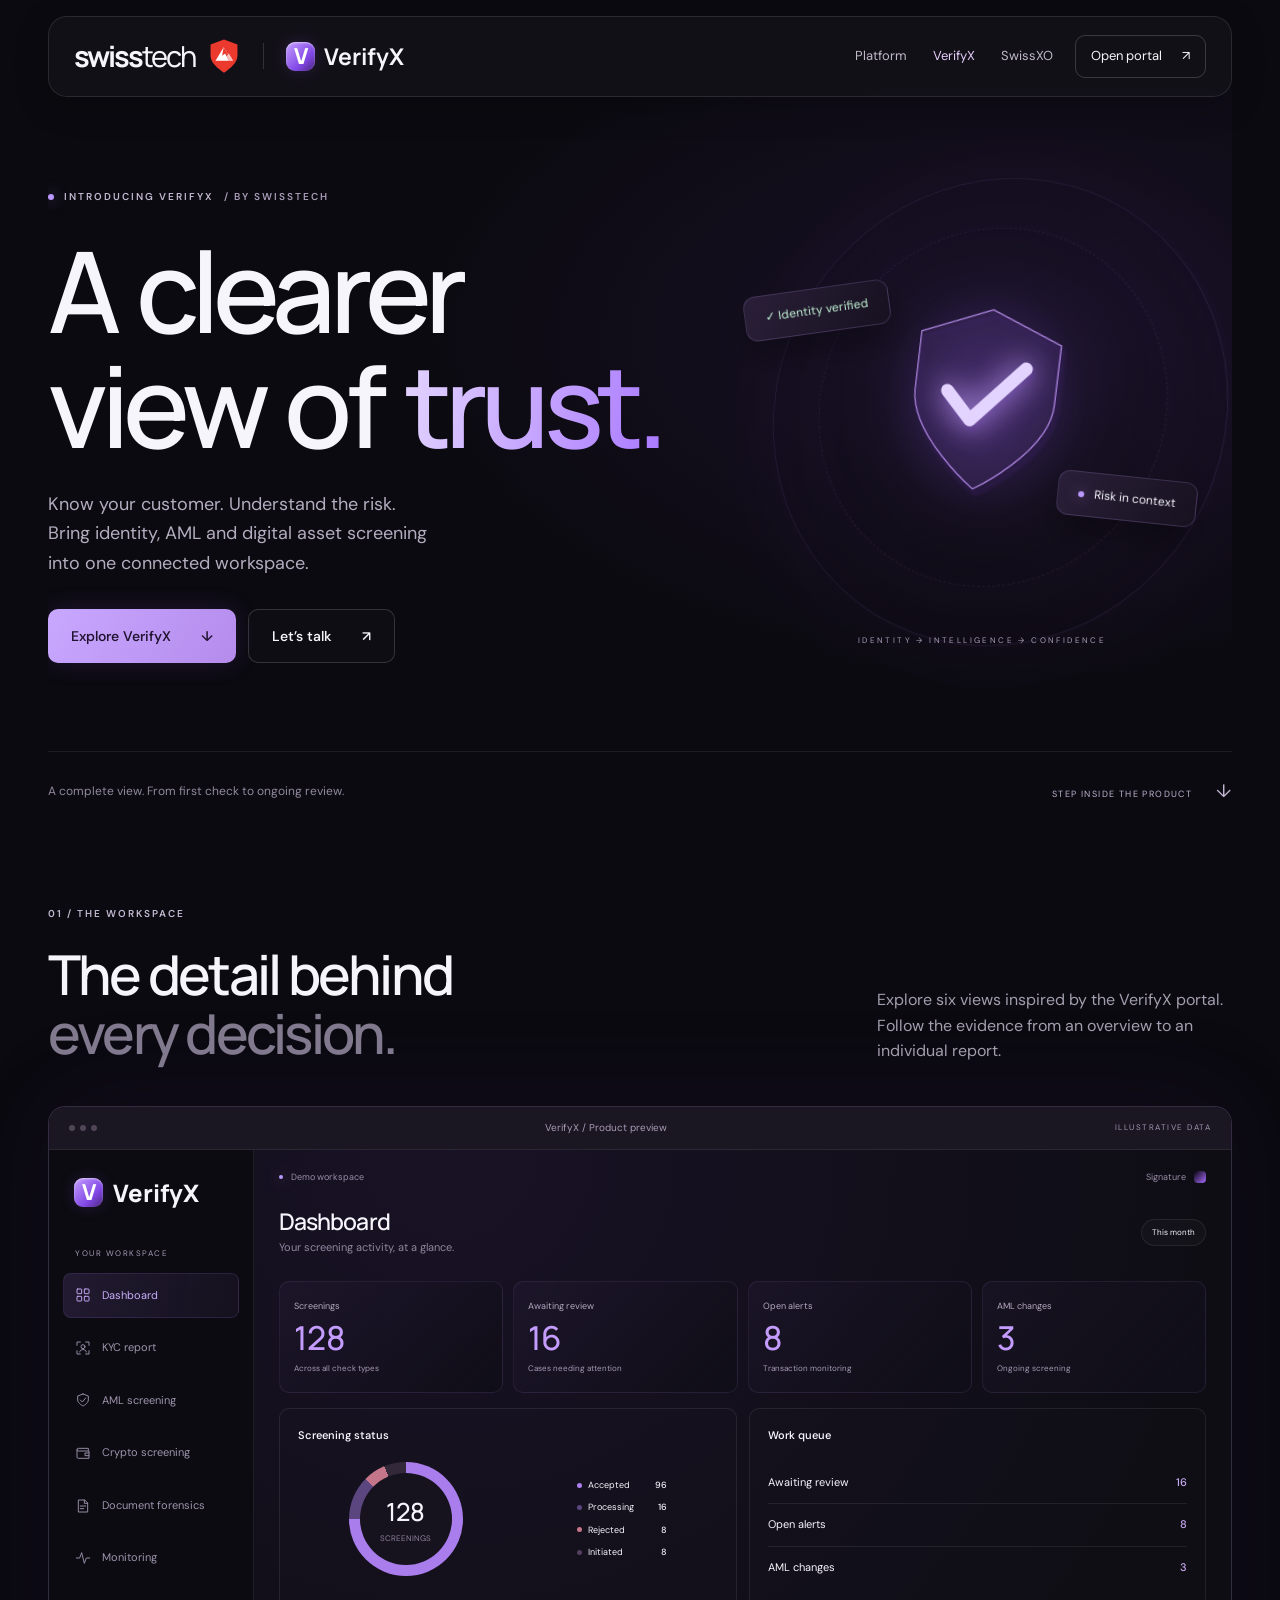
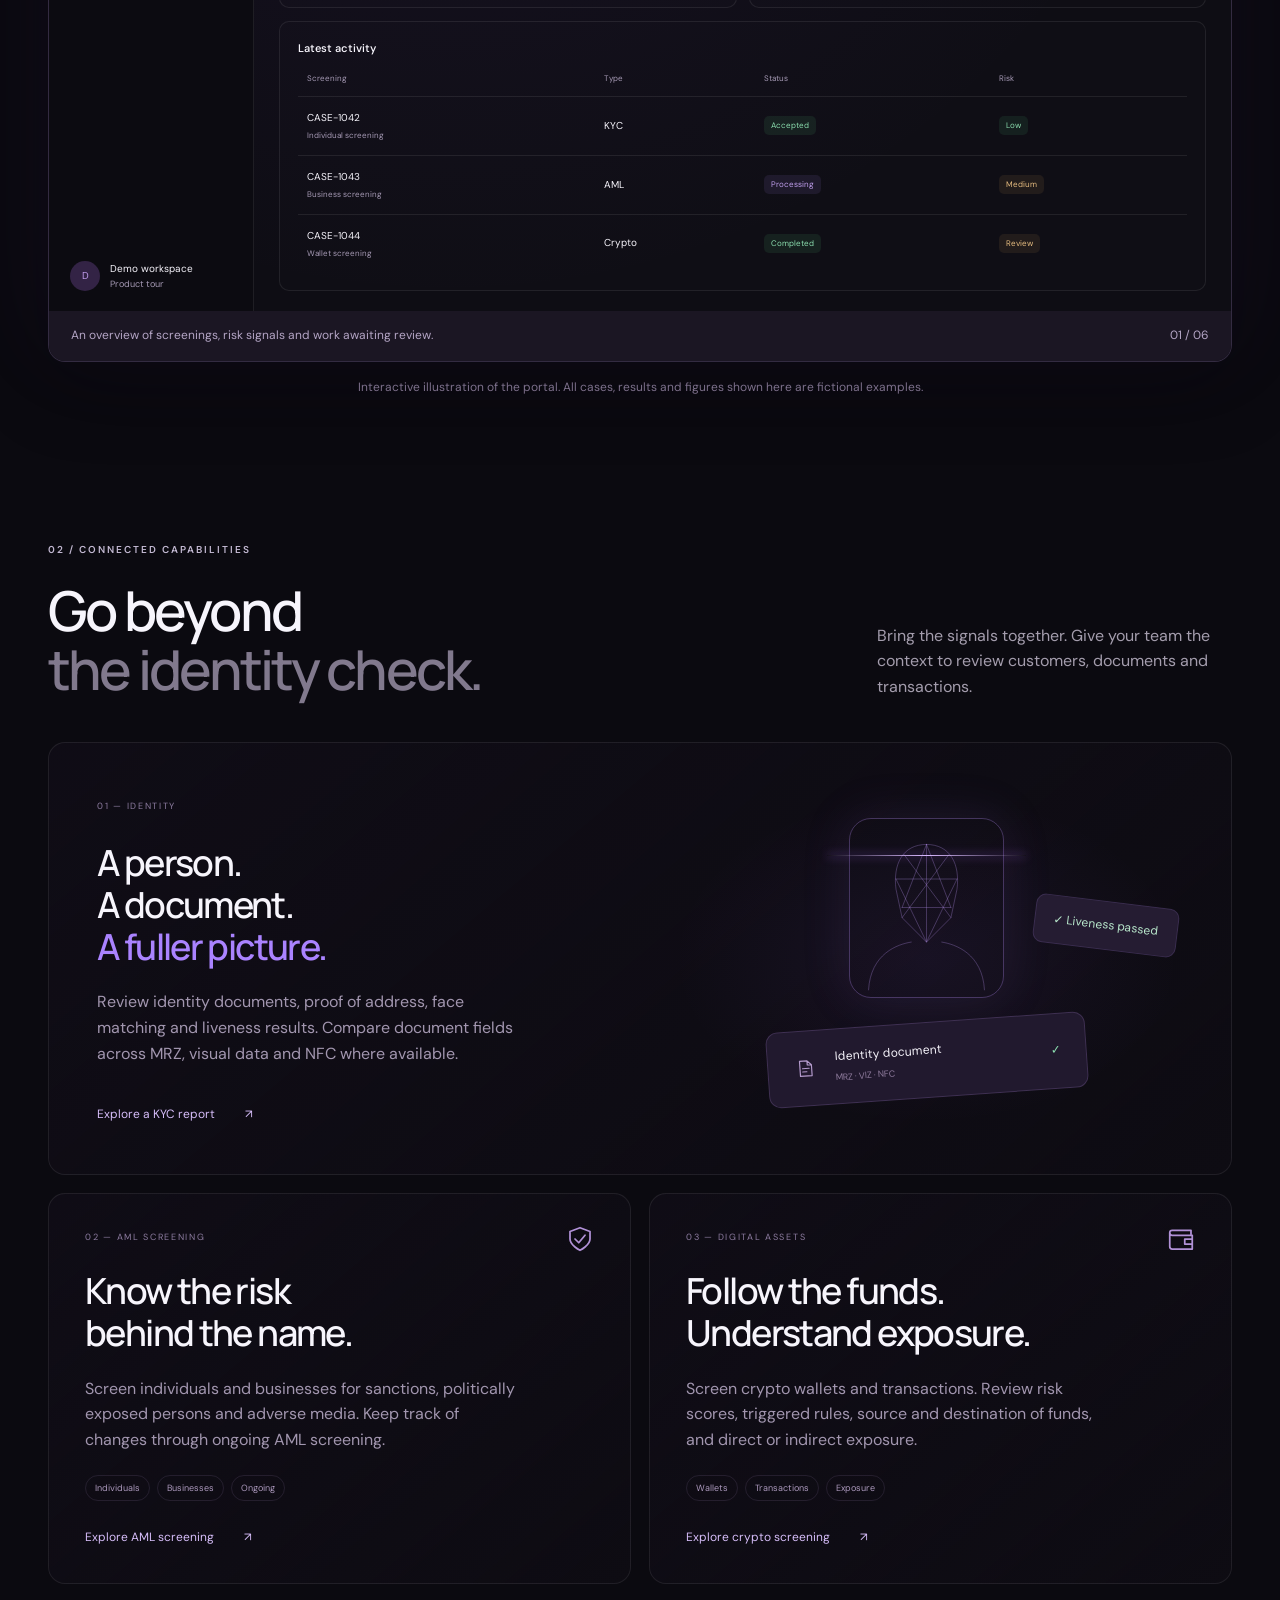
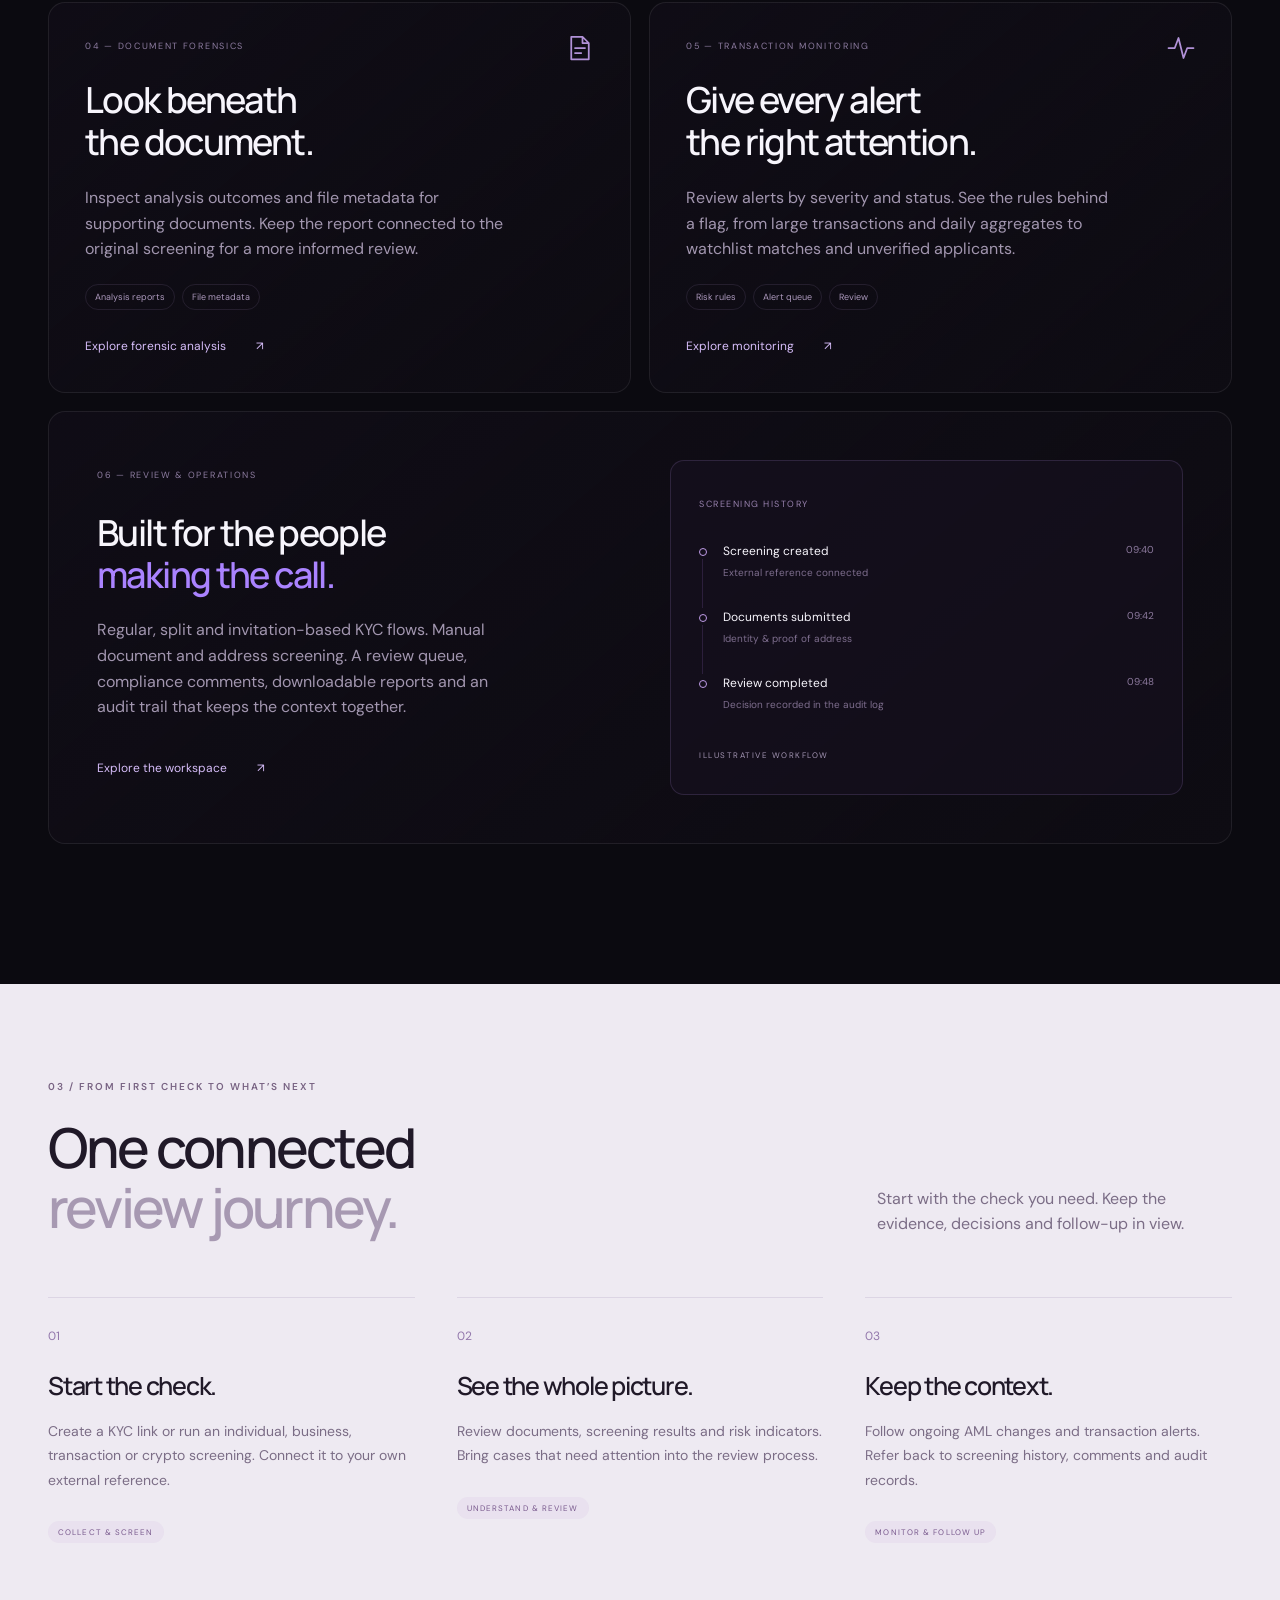
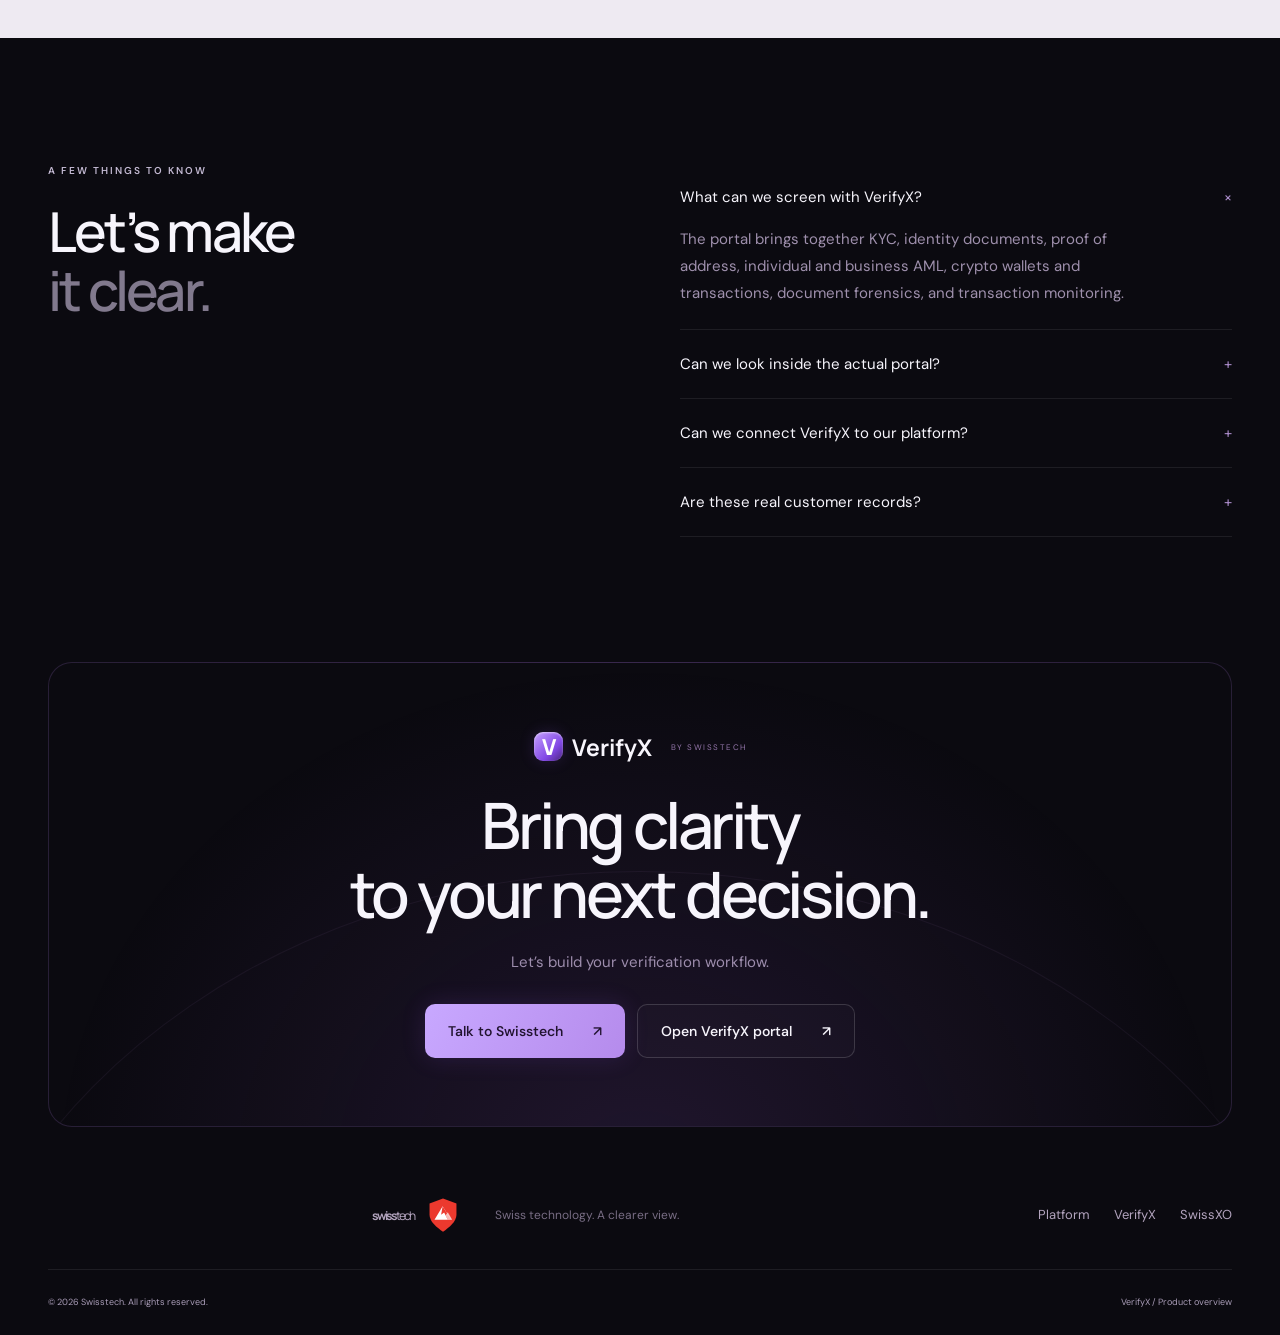
<file: verify.html>
<!doctype html>
<html lang="en">
<head>
  <meta charset="utf-8" />
  <meta name="viewport" content="width=device-width, initial-scale=1" />
  <meta name="description" content="Meet VerifyX by Swisstech. Identity verification, AML screening, crypto risk, document forensics and transaction monitoring in one workspace." />
  <meta name="theme-color" content="#0b0a10" />
  <meta name="robots" content="noindex, nofollow" />
  <title>VerifyX by Swisstech — A clearer view of trust.</title>
  <link rel="icon" href="./favicon.svg?v=9" />
  <link rel="stylesheet" href="./verify.css?v=9" />
  <script type="module" src="./verify.js?v=9"></script>
<link rel="stylesheet" href="./brand.css?v=9" /><link rel="canonical" href="https://tobiasjenni.github.io/swisstech/verify.html" />
<meta property="og:type" content="website" /><meta property="og:site_name" content="Swisstech" /><meta property="og:title" content="VerifyX by Swisstech — A clearer view of trust." /><meta property="og:description" content="Meet VerifyX by Swisstech. Identity verification, AML screening, crypto risk, document forensics and transaction monitoring in one workspace." /><meta property="og:url" content="https://tobiasjenni.github.io/swisstech/verify.html" /><meta name="twitter:card" content="summary" />
</head>
<body>
  <a class="skip" href="#main">Skip to content</a>
  <header class="v-header wrap">
    <a class="swiss-brand" href="./index.html" aria-label="Swisstech home">swiss<span>tech</span><img class="brand-mark" src="./swisstech-mark.svg?v=9" alt="" width="34" height="37" /></a>
    <span class="brand-divider" aria-hidden="true"></span><a class="product-brand" href="#main"><span class="v-icon">V</span> VerifyX</a>
    <button class="menu-toggle" aria-expanded="false" aria-controls="navigation">Menu <span>☰</span></button>
    <nav id="navigation" aria-label="Main navigation"><a href="./index.html">Platform</a><a href="./verify.html" aria-current="page">VerifyX</a><a href="./swissxo.html">SwissXO</a></nav>
    <a class="portal-link" href="https://verify-api.icymushroom-0365bf19.westeurope.azurecontainerapps.io/portal" target="_blank" rel="noopener noreferrer">Open portal <span>↗</span></a>
  </header>
  <main id="main">
<noscript><p class="script-notice">Enable JavaScript to explore the interactive product previews. You can still browse the product information and <a href="mailto:contact@swisstech.dev">contact Swisstech</a>.</p></noscript>
    <section class="v-hero wrap">
      <div class="hero-grid" aria-hidden="true"></div>
      <div class="eyebrow"><span class="live-dot"></span> INTRODUCING VERIFYX <span class="muted">/ BY SWISSTECH</span></div>
      <h1>A clearer<br />view of <em>trust.</em></h1>
      <p class="hero-intro">Know your customer. Understand the risk.<br />Bring identity, AML and digital asset screening<br class="desktop-br" /> into one connected workspace.</p>
      <div class="hero-actions"><a class="button primary" href="#tour">Explore VerifyX <span>↓</span></a><a class="button secondary" href="mailto:contact@swisstech.dev?subject=VerifyX%20demo">Let’s talk <span>↗</span></a></div>
      <div class="hero-seal" aria-hidden="true"><div class="seal-orbit"></div><div class="seal-orbit two"></div><div class="seal-core"><svg viewBox="0 0 100 110"><path d="M50 7 88 22v31c0 25-38 49-38 49S12 78 12 53V22Z"/><path class="tick" d="m30 52 14 14 27-30"/></svg></div><span class="seal-chip chip-one">✓ Identity verified</span><span class="seal-chip chip-two"><i class="live-dot"></i> Risk in context</span><span class="seal-caption">IDENTITY → INTELLIGENCE → CONFIDENCE</span></div>
      <div class="hero-bottom"><span>A complete view. From first check to ongoing review.</span><a href="#tour">STEP INSIDE THE PRODUCT <span>↓</span></a></div>
    </section>

    <section class="tour-section wrap" id="tour" aria-labelledby="tour-heading">
      <div class="section-top"><div><div class="eyebrow">01 / THE WORKSPACE</div><h2 id="tour-heading">The detail behind<br /><span>every decision.</span></h2></div><p>Explore six views inspired by the VerifyX portal. Follow the evidence from an overview to an individual report.</p></div>
      <div class="tour-shell">
        <div class="window-bar"><span><i></i><i></i><i></i></span><span>VerifyX / Product preview</span><span class="demo-label">ILLUSTRATIVE DATA</span></div>
        <div class="app-layout">
          <aside class="app-sidebar"><div class="app-brand"><span class="v-icon">V</span>VerifyX</div><span class="sidebar-label">YOUR WORKSPACE</span>
            <div class="tour-tabs" role="tablist" aria-label="VerifyX product views" aria-orientation="vertical">
              <button id="tab-dashboard" role="tab" aria-selected="true" aria-controls="tour-panel" data-view="dashboard"><span data-icon="grid"></span>Dashboard</button>
              <button id="tab-identity" role="tab" aria-selected="false" aria-controls="tour-panel" tabindex="-1" data-view="identity"><span data-icon="scan"></span>KYC report</button>
              <button id="tab-aml" role="tab" aria-selected="false" aria-controls="tour-panel" tabindex="-1" data-view="aml"><span data-icon="shield"></span>AML screening</button>
              <button id="tab-crypto" role="tab" aria-selected="false" aria-controls="tour-panel" tabindex="-1" data-view="crypto"><span data-icon="wallet"></span>Crypto screening</button>
              <button id="tab-forensics" role="tab" aria-selected="false" aria-controls="tour-panel" tabindex="-1" data-view="forensics"><span data-icon="file"></span>Document forensics</button>
              <button id="tab-monitoring" role="tab" aria-selected="false" aria-controls="tour-panel" tabindex="-1" data-view="monitoring"><span data-icon="pulse"></span>Monitoring</button>
            </div><div class="sidebar-foot"><span class="demo-avatar">D</span><span>Demo workspace<small>Product tour</small></span></div>
          </aside>
          <div class="app-main"><div class="app-top"><span><i class="live-dot"></i> Demo workspace</span><span>Signature <i class="theme-swatch"></i></span></div><div id="tour-panel" role="tabpanel" aria-labelledby="tab-dashboard" tabindex="0"></div></div>
        </div>
        <div class="tour-caption"><span id="tour-description">An overview of screenings, risk signals and work awaiting review.</span><span><span id="tour-number">01</span> / 06</span></div>
      </div>
      <p class="preview-note">Interactive illustration of the portal. All cases, results and figures shown here are fictional examples.</p>
    </section>

    <section class="capabilities wrap" id="capabilities">
      <div class="section-top"><div><div class="eyebrow">02 / CONNECTED CAPABILITIES</div><h2>Go beyond<br /><span>the identity check.</span></h2></div><p>Bring the signals together. Give your team the context to review customers, documents and transactions.</p></div>
      <div class="cap-grid">
        <article class="cap-card wide"><div class="cap-copy"><span class="cap-index">01 — IDENTITY</span><h3>A person.<br />A document.<br /><em>A fuller picture.</em></h3><p>Review identity documents, proof of address, face matching and liveness results. Compare document fields across MRZ, visual data and NFC where available.</p><a href="#tour" data-open-view="identity">Explore a KYC report <span>↗</span></a></div><div class="identity-art" aria-hidden="true"><div class="scan-frame"><svg viewBox="0 0 150 175"><path d="M75 25c-24 0-33 20-30 44l6 28 24 24 24-24 6-28c3-24-6-44-30-44Z"/><path d="m45 59 60 0M51 87h48M75 25v96M53 35l46 62M97 35 51 97M45 59l30 62 30-62M51 87l24-62 24 62"/><path d="M18 168c2-36 29-45 42-47m72 47c-2-36-29-45-42-47"/></svg><div class="scan-line"></div></div><span class="floating-pass">✓ Liveness passed</span><div class="id-mini"><span data-icon="file"></span><div>Identity document<small>MRZ · VIZ · NFC</small></div><span class="green">✓</span></div></div></article>
        <article class="cap-card"><span class="cap-index">02 — AML SCREENING</span><span class="cap-icon" data-icon="shield"></span><h3>Know the risk<br />behind the name.</h3><p>Screen individuals and businesses for sanctions, politically exposed persons and adverse media. Keep track of changes through ongoing AML screening.</p><div class="tag-row"><span>Individuals</span><span>Businesses</span><span>Ongoing</span></div><a href="#tour" data-open-view="aml">Explore AML screening <span>↗</span></a></article>
        <article class="cap-card"><span class="cap-index">03 — DIGITAL ASSETS</span><span class="cap-icon" data-icon="wallet"></span><h3>Follow the funds.<br />Understand exposure.</h3><p>Screen crypto wallets and transactions. Review risk scores, triggered rules, source and destination of funds, and direct or indirect exposure.</p><div class="tag-row"><span>Wallets</span><span>Transactions</span><span>Exposure</span></div><a href="#tour" data-open-view="crypto">Explore crypto screening <span>↗</span></a></article>
        <article class="cap-card"><span class="cap-index">04 — DOCUMENT FORENSICS</span><span class="cap-icon" data-icon="file"></span><h3>Look beneath<br />the document.</h3><p>Inspect analysis outcomes and file metadata for supporting documents. Keep the report connected to the original screening for a more informed review.</p><div class="tag-row"><span>Analysis reports</span><span>File metadata</span></div><a href="#tour" data-open-view="forensics">Explore forensic analysis <span>↗</span></a></article>
        <article class="cap-card"><span class="cap-index">05 — TRANSACTION MONITORING</span><span class="cap-icon" data-icon="pulse"></span><h3>Give every alert<br />the right attention.</h3><p>Review alerts by severity and status. See the rules behind a flag, from large transactions and daily aggregates to watchlist matches and unverified applicants.</p><div class="tag-row"><span>Risk rules</span><span>Alert queue</span><span>Review</span></div><a href="#tour" data-open-view="monitoring">Explore monitoring <span>↗</span></a></article>
        <article class="cap-card wide operations"><div class="cap-copy"><span class="cap-index">06 — REVIEW & OPERATIONS</span><h3>Built for the people<br /><em>making the call.</em></h3><p>Regular, split and invitation-based KYC flows. Manual document and address screening. A review queue, compliance comments, downloadable reports and an audit trail that keeps the context together.</p><a href="#tour" data-open-view="dashboard">Explore the workspace <span>↗</span></a></div><div class="audit-art"><span class="small-label">SCREENING HISTORY</span><div><i></i><span>Screening created<small>External reference connected</small></span><time>09:40</time></div><div><i></i><span>Documents submitted<small>Identity & proof of address</small></span><time>09:42</time></div><div><i></i><span>Review completed<small>Decision recorded in the audit log</small></span><time>09:48</time></div><span class="demo-label">ILLUSTRATIVE WORKFLOW</span></div></article>
      </div>
    </section>

    <section class="workflow-section" id="workflow"><div class="wrap"><div class="section-top"><div><div class="eyebrow">03 / FROM FIRST CHECK TO WHAT’S NEXT</div><h2>One connected<br /><span>review journey.</span></h2></div><p>Start with the check you need. Keep the evidence, decisions and follow-up in view.</p></div><div class="steps"><article><span class="step-number">01</span><h3>Start the check.</h3><p>Create a KYC link or run an individual, business, transaction or crypto screening. Connect it to your own external reference.</p><span class="step-pill">COLLECT & SCREEN</span></article><article><span class="step-number">02</span><h3>See the whole picture.</h3><p>Review documents, screening results and risk indicators. Bring cases that need attention into the review process.</p><span class="step-pill">UNDERSTAND & REVIEW</span></article><article><span class="step-number">03</span><h3>Keep the context.</h3><p>Follow ongoing AML changes and transaction alerts. Refer back to screening history, comments and audit records.</p><span class="step-pill">MONITOR & FOLLOW UP</span></article></div></div></section>

    <section class="faq-section wrap"><div><div class="eyebrow">A FEW THINGS TO KNOW</div><h2>Let’s make<br /><span>it clear.</span></h2></div><div class="faq"><details open><summary>What can we screen with VerifyX?<span>+</span></summary><p>The portal brings together KYC, identity documents, proof of address, individual and business AML, crypto wallets and transactions, document forensics, and transaction monitoring.</p></details><details><summary>Can we look inside the actual portal?<span>+</span></summary><p>Yes. Use Open portal to sign in to VerifyX. If your team needs access or a guided walkthrough, contact Swisstech to arrange a demo.</p></details><details><summary>Can we connect VerifyX to our platform?<span>+</span></summary><p>VerifyX supports external references and webhook delivery tracking. Talk to us about your onboarding flow, required checks and integration scope.</p></details><details><summary>Are these real customer records?<span>+</span></summary><p>No. The interactive previews use fictional cases and illustrative results to show the product experience. They do not display customer records or live screening results.</p></details></div></section>
    <section class="closing wrap"><div class="closing-orbit" aria-hidden="true"></div><span class="product-brand"><span class="v-icon">V</span>VerifyX <small>BY SWISSTECH</small></span><h2>Bring clarity<br />to your next decision.</h2><p>Let’s build your verification workflow.</p><div class="hero-actions"><a class="button primary" href="mailto:contact@swisstech.dev?subject=VerifyX%20demo">Talk to Swisstech <span>↗</span></a><a class="button secondary" href="https://verify-api.icymushroom-0365bf19.westeurope.azurecontainerapps.io/portal" target="_blank" rel="noopener noreferrer">Open VerifyX portal <span>↗</span></a></div></section>
  </main>
  <footer class="v-footer wrap"><a class="swiss-brand" href="./index.html" aria-label="Swisstech home">swiss<span>tech</span><img class="brand-mark" src="./swisstech-mark.svg?v=9" alt="" width="34" height="37" /></a><p>Swiss technology. A clearer view.</p><nav aria-label="Footer navigation"><a href="./index.html">Platform</a><a href="./verify.html" aria-current="page">VerifyX</a><a href="./swissxo.html">SwissXO</a></nav><div class="footer-bottom"><span>© 2026 Swisstech. All rights reserved.</span><span>VerifyX / Product overview</span></div></footer>
</body>
</html>
</file>
<file: styles.css>
@import url("https://fonts.googleapis.com/css2?family=DM+Sans:wght@400;450;500;550;600;650;700&family=Manrope:wght@400;500;600;650;700;750;800&display=swap");
:root {
  --paper: #f3f2ee;
  --ink: #1b1c1c;
  --muted: #7d7e7a;
  --red: #ec392e;
  --line: #dcdcd5;
  --font: "DM Sans", Arial, sans-serif;
  --display: "Manrope", Arial, sans-serif;
  --accent: #e9473d;
  --accent-soft: #fff0ed;
  --accent-rgb: 233, 71, 61;
}
* {
  box-sizing: border-box;
}
html {
  scroll-behavior: smooth;
  scroll-padding-top: 120px;
}
body {
  margin: 0;
  background: var(--paper);
  color: var(--ink);
  font-family: var(--font);
  -webkit-font-smoothing: antialiased;
  font-size: 15px;
}
button,
input,
select,
textarea {
  font: inherit;
}
a {
  color: inherit;
  text-decoration: none;
}
button {
  cursor: pointer;
  color: inherit;
  border: 0;
}
button,
a {
  -webkit-tap-highlight-color: transparent;
}
h1,
h2,
h3,
p {
  margin: 0;
}
h1,
h2,
h3 {
  font-family: var(--display);
}
p {
  color: var(--muted);
  line-height: 1.7;
}
button:focus-visible,
a:focus-visible,
summary:focus-visible,
[tabindex="0"]:focus-visible {
  outline: 3px solid #ba6bec;
  outline-offset: 5px;
}
.wrap {
  width: min(1320px, calc(100% - 112px));
  margin-inline: auto;
}
.header {
  height: 86px;
  margin: 18px auto 0;
  width: calc(100% - 64px);
  max-width: 1460px;
  padding: 0 28px;
  display: flex;
  align-items: center;
  justify-content: space-between;
  gap: 35px;
  border: 1px solid #e6e6dd;
  border-radius: 18px;
  background: #f9f9f5d9;
  backdrop-filter: blur(22px);
  position: sticky;
  top: 12px;
  z-index: 100;
  transition: box-shadow 0.3s;
}
.header.scrolled {
  box-shadow: 0 12px 35px #1419140c;
}
.brand {
  font: 800 31px var(--display);
  letter-spacing: -1.7px;
  display: inline-flex;
  align-items: center;
}
.brand > span {
  font-weight: 500;
}
.cross,
.mini-cross {
  background: var(--red);
  width: 19px;
  height: 19px;
  display: inline-block;
  margin-left: 10px;
  clip-path: polygon(
    33% 0,
    67% 0,
    67% 33%,
    100% 33%,
    100% 67%,
    67% 67%,
    67% 100%,
    33% 100%,
    33% 67%,
    0 67%,
    0 33%,
    33% 33%
  );
}
.mini-cross {
  width: 11px;
  height: 11px;
  margin: 0 6px 0 0;
  vertical-align: middle;
}
.header nav {
  display: flex;
  gap: 33px;
  font-size: 12px;
  font-weight: 500;
  align-items: center;
}
.header nav > a {
  padding: 12px 0;
  transition: color 0.2s;
}
.header nav > a:hover {
  color: var(--red);
}
.header nav > a > span:not(.new) {
  margin-left: 7px;
  color: #979890;
}
.new {
  font-size: 7px;
  background: #e9eadf;
  padding: 4px 5px;
  border-radius: 4px;
  margin-left: 5px;
  vertical-align: middle;
  letter-spacing: 0.5px;
}
.button {
  display: inline-flex;
  align-items: center;
  justify-content: center;
  gap: 32px;
  padding: 18px 24px;
  border-radius: 8px;
  font-size: 12px;
  font-weight: 550;
  transition:
    transform 0.25s,
    box-shadow 0.25s,
    background 0.25s;
  white-space: nowrap;
}
.button > span {
  font-size: 21px;
  line-height: 1;
}
.button.dark {
  background: var(--ink);
  color: white;
}
.button.red {
  background: var(--red);
  color: white;
}
.button.light {
  background: #fff;
  color: #1d1b23;
}
.button.outline {
  background: transparent;
  border: 1px solid #d4d6cd;
  gap: 13px;
}
.button.outline .play-icon {
  font-size: 9px;
}
.button:hover {
  transform: translateY(-3px);
  box-shadow: 0 8px 20px #1f231515;
}
.button.red:hover {
  background: #d52c23;
}
.button.dark:hover {
  background: #363b32;
}
.menu-toggle {
  display: none;
}
.eyebrow {
  display: flex;
  align-items: center;
  gap: 11px;
  font-size: 9px;
  letter-spacing: 1.6px;
  font-weight: 600;
}
.status-dot {
  display: inline-block;
  width: 6px;
  height: 6px;
  background: var(--red);
  border-radius: 50%;
  box-shadow: 0 0 0 4px #ed433010;
}
.hero {
  position: relative;
  display: grid;
  grid-template-columns: 1fr 1fr;
  min-height: 790px;
  padding-top: 73px;
  padding-bottom: 94px;
  align-items: center;
  gap: 0;
}
.hero-copy {
  position: relative;
  z-index: 3;
}
.hero-copy .eyebrow {
  font-size: 8px;
  letter-spacing: 1.2px;
}
.hero h1 {
  font-weight: 600;
  font-size: clamp(68px, 6.8vw, 104px);
  letter-spacing: -6px;
  line-height: 1.01;
  margin: 30px 0;
}
.hero-last {
  color: var(--red);
}
.period {
  color: var(--red);
}
.hero-copy > p {
  font-size: 15px;
  line-height: 1.75;
  color: #767973;
}
.actions {
  display: flex;
  gap: 12px;
  margin-top: 27px;
}
.hero-proof {
  font-size: 9px;
  color: #8c9186;
  display: flex;
  gap: 24px;
  align-items: center;
  margin-top: 24px;
}
.hero-proof > span + span {
  border-left: 1px solid #cfd3c7;
  padding-left: 20px;
}
.hero-art {
  position: relative;
  height: 570px;
  isolation: isolate;
  min-width: 0;
}
.sculpture-stage {
  position: absolute;
  inset: -15px -32px -15px -35px;
  animation: floatSculpture 8s ease-in-out infinite;
  will-change: transform;
}
.sculpture {
  width: 100%;
  height: 100%;
  object-fit: contain;
  mix-blend-mode: multiply;
  mask-image: radial-gradient(
    ellipse at center,
    #000 45%,
    #000c 62%,
    transparent 78%
  );
  transform: translate3d(var(--pointer-x, 0px), var(--pointer-y, 0px), 0);
  transition: transform 0.6s ease-out;
}
.art-label {
  position: absolute;
  display: flex;
  align-items: center;
  background: #ffffffc9;
  backdrop-filter: blur(15px);
  border: 1px solid #fff;
  border-radius: 11px;
  padding: 17px 18px;
  gap: 13px;
  box-shadow: 0 13px 35px #2930210e;
  font-size: 10px;
}
.art-label strong {
  display: block;
  font-weight: 600;
  font-size: 13px;
  margin-top: 3px;
}
.label-top {
  top: 26px;
  left: 20px;
  animation: floatLabel 7s ease-in-out infinite;
}
.label-bottom {
  bottom: 38px;
  right: -5px;
  animation: floatLabel 7s ease-in-out infinite reverse;
}
.tiny-icon {
  background: #f1f3ea;
  font-size: 25px;
  width: 44px;
  height: 44px;
  display: grid;
  place-items: center;
  border-radius: 8px;
  color: #708063;
}
.red-icon {
  color: #e94537;
  background: #ffeee9;
  font-size: 30px;
}
.signal {
  display: flex;
  align-items: flex-end;
  gap: 3px;
  margin-left: 10px;
  height: 20px;
}
.signal i {
  width: 3px;
  background: #859879;
  border-radius: 2px;
  animation: signalPulse 3s ease-in-out infinite;
}
.signal i:nth-child(1) {
  height: 7px;
}
.signal i:nth-child(2) {
  height: 11px;
  animation-delay: 0.2s;
}
.signal i:nth-child(3) {
  height: 16px;
  animation-delay: 0.4s;
}
.signal i:nth-child(4) {
  height: 20px;
  animation-delay: 0.6s;
}
.label-arrow {
  font-size: 22px;
  margin-left: 20px;
  color: #a8b09f;
}
.art-coordinate {
  position: absolute;
  bottom: -1px;
  left: 20px;
  font: 7px monospace;
  letter-spacing: 1.5px;
  color: #999e8e;
}
.art-index {
  position: absolute;
  top: 30px;
  right: 0;
  writing-mode: vertical-rl;
  font: 8px monospace;
  letter-spacing: 2px;
  color: #a9aea0;
}
.hero-bottom {
  display: flex;
  justify-content: space-between;
  align-items: center;
  position: absolute;
  left: 0;
  right: 0;
  bottom: 27px;
  border-top: 1px solid var(--line);
  padding-top: 22px;
}
.hero-bottom > a {
  font-size: 10px;
  display: flex;
  align-items: center;
  gap: 12px;
}
.circle-arrow {
  display: grid;
  place-items: center;
  border: 1px solid #d2d6c9;
  border-radius: 50%;
  width: 30px;
  height: 30px;
  font-size: 15px;
}
.hero-bottom > span {
  font-size: 7px;
  letter-spacing: 1.5px;
  color: #949a8b;
}
.motion-toggle {
  background: transparent;
  display: flex;
  align-items: center;
  gap: 8px;
  font-size: 12px;
  color: #78806f;
  padding: 8px;
}
.motion-toggle span {
  font-size: 8px;
}
.ticker {
  background: var(--red);
  color: white;
  overflow: hidden;
  padding: 24px 0;
  transform: rotate(-1.2deg);
  width: 100%;
  position: relative;
  z-index: 4;
}
.ticker-track {
  display: flex;
  align-items: center;
  gap: 45px;
  width: max-content;
  animation: marquee 45s linear infinite;
}
.ticker span {
  font: 650 29px var(--display);
  letter-spacing: -1px;
}
.ticker i {
  font-style: normal;
  font-size: 31px;
  opacity: 0.65;
}
.section {
  padding-block: 115px;
}
.section-heading {
  display: grid;
  grid-template-columns: 1.6fr 1fr;
  gap: 26px 40px;
  align-items: end;
  margin-bottom: 45px;
}
.section-heading > .eyebrow {
  grid-column: 1/-1;
  color: #969d8c;
}
.section-index {
  font: 9px monospace;
  border: 1px solid #cdd3c3;
  padding: 5px 6px;
  border-radius: 3px;
  letter-spacing: 0;
  color: #7e8a70;
}
h2 {
  font-size: clamp(43px, 4.2vw, 65px);
  font-weight: 550;
  letter-spacing: -3px;
  line-height: 1.11;
}
.subtle {
  color: #a0a398;
}
.section-heading > p {
  max-width: 355px;
  font-size: 13px;
  justify-self: end;
  margin-bottom: 3px;
}
.platform-workbench {
  display: grid;
  grid-template-columns: 330px 1fr;
  border: 1px solid #d9ddd0;
  border-radius: 15px;
  overflow: hidden;
  background: #eaece3;
}
.product-tabs {
  padding: 28px 20px;
  display: flex;
  flex-direction: column;
  gap: 9px;
}
.product-tabs > button {
  text-align: left;
  display: flex;
  align-items: flex-start;
  gap: 16px;
  background: transparent;
  padding: 23px 17px;
  border-radius: 9px;
  transition:
    background 0.25s,
    box-shadow 0.25s;
}
.tab-number {
  font: 8px monospace;
  color: #9ca590;
  line-height: 20px;
}
.product-tabs strong {
  font-weight: 550;
  font-size: 13px;
}
.product-tabs small {
  display: block;
  font-size: 10px;
  color: #929b85;
  margin-top: 6px;
}
.tab-arrow {
  margin-left: auto;
  font-size: 20px;
  line-height: 16px;
  color: #a4ae95;
}
.product-tabs > button.active {
  background: #fff;
  box-shadow: 0 8px 14px #2b381009;
}
.product-tabs > button.active .tab-number,
.product-tabs > button.active .tab-arrow {
  color: var(--red);
}
.product-tabs > button:not(.active):hover {
  background: #f5f6ef;
}
.tabs-footer {
  margin-top: auto;
  padding: 30px 18px 0;
  display: flex;
  gap: 11px;
  align-items: flex-start;
  font-size: 9px;
  line-height: 1.7;
  color: #8e9980;
}
.tabs-footer i {
  margin-top: 4px;
}
.product-panel {
  margin: 14px 14px 14px 0;
  background: #fff;
  border: 1px solid #e3e7d8;
  border-radius: 10px;
  overflow: hidden;
  min-width: 0;
}
.preview-toolbar {
  height: 65px;
  border-bottom: 1px solid #edf0e6;
  padding: 0 26px;
  display: flex;
  align-items: center;
  gap: 18px;
}
.preview-mark {
  font-size: 17px;
  letter-spacing: -0.8px;
  font-weight: 650;
  display: flex;
  align-items: center;
}
.preview-mark > span {
  font-weight: 400;
}
.preview-mark > i {
  font-style: normal;
  font-size: 16px;
  margin-left: 5px;
  color: var(--accent);
  transition: color 0.3s;
}
.demo-label {
  font: 6px monospace;
  letter-spacing: 0.7px;
  color: #9ca58e;
  margin-left: auto;
}
.theme-controls {
  display: flex;
  gap: 5px;
  align-items: center;
}
.theme-dot {
  width: 13px;
  height: 13px;
  border-radius: 50%;
  background: #e9473d;
  border: 3px solid #fff;
  outline: 1px solid transparent;
  padding: 0;
}
.theme-dot[data-theme="blue"] {
  background: #5473d9;
}
.theme-dot[data-theme="green"] {
  background: #5f886a;
}
.theme-dot.active {
  outline-color: #b7bfac;
}
.product-panel[data-colour="blue"] {
  --accent: #5473d9;
  --accent-soft: #edf1ff;
  --accent-rgb: 84, 115, 217;
}
.product-panel[data-colour="green"] {
  --accent: #5f886a;
  --accent-soft: #eef5ec;
  --accent-rgb: 95, 136, 106;
}
#product-content {
  min-height: 367px;
  padding: 27px 28px;
  animation: fadeIn 0.4s ease-out;
}
.preview-caption {
  display: flex;
  align-items: center;
  justify-content: space-between;
  border-top: 1px solid #f0f2e9;
  padding: 14px 26px;
  font-size: 8px;
  color: #8f9a81;
}
.preview-caption > span:first-child {
  display: flex;
  align-items: center;
  gap: 8px;
}
.preview-caption .status-dot {
  background: #8b9f7b;
  box-shadow: none;
  width: 4px;
  height: 4px;
}
.preview-caption > span:last-child {
  font: 6px monospace;
  letter-spacing: 0.6px;
}
.ui-heading {
  display: flex;
  align-items: center;
  justify-content: space-between;
  gap: 10px;
  margin-bottom: 24px;
}
.ui-heading small {
  font: 7px monospace;
  letter-spacing: 1px;
  color: #98a289;
  display: block;
  margin-bottom: 7px;
}
.ui-heading h3 {
  font-size: 19px;
  font-weight: 550;
  letter-spacing: -0.6px;
}
.ui-heading > span {
  font-size: 8px;
  background: #f4f6ee;
  color: #88967a;
  padding: 7px 10px;
  border-radius: 4px;
}
.ui-metrics {
  display: grid;
  grid-template-columns: 1fr 1fr;
  gap: 16px;
}
.ui-balance small {
  font-size: 8px;
  color: #929b87;
}
.ui-balance > strong {
  font: 500 29px var(--display);
  letter-spacing: -1px;
  display: block;
  margin-top: 7px;
}
.ui-balance > strong > span {
  color: #b7beae;
}
.ui-balance > p {
  font-size: 7px;
  margin-top: 6px;
}
.ui-balance > p > span {
  color: #799568;
  margin-right: 7px;
}
.ui-chart {
  height: 98px;
  position: relative;
  margin-top: 6px;
  background: repeating-linear-gradient(
    to bottom,
    transparent,
    transparent 31px,
    #f0f3e8 32px
  );
}
.ui-chart svg {
  width: 100%;
  height: 100%;
  color: var(--accent);
  overflow: visible;
}
.chart-path {
  stroke-dasharray: 800;
  stroke-dashoffset: 0;
  animation: drawLine 1.4s ease-out;
}
.ui-chart-labels {
  display: flex;
  justify-content: space-between;
  color: #aab29e;
  font: 6px monospace;
}
.ui-accounts {
  display: grid;
  grid-template-columns: repeat(3, 1fr);
  gap: 10px;
  margin-top: 20px;
}
.ui-account {
  border: 1px solid #e6ebdc;
  border-radius: 7px;
  padding: 12px;
}
.currency-symbol {
  width: 24px;
  height: 24px;
  border-radius: 50%;
  background: var(--accent-soft);
  color: var(--accent);
  display: grid;
  place-items: center;
  font-size: 12px;
  margin-bottom: 12px;
  transition:
    color 0.3s,
    background 0.3s;
}
.ui-account > span {
  display: block;
  font-size: 8px;
  color: #929d83;
}
.ui-account > b {
  display: block;
  font-size: 11px;
  font-weight: 550;
  margin-top: 5px;
}
.ui-row {
  display: flex;
  gap: 11px;
  align-items: center;
  padding: 14px 0;
  border-bottom: 1px solid #edf0e5;
  font-size: 10px;
}
.ui-row:last-child {
  border: 0;
}
.ui-row > i {
  width: 30px;
  height: 30px;
  border-radius: 6px;
  background: var(--accent-soft);
  color: var(--accent);
  font-style: normal;
  display: grid;
  place-items: center;
  font-size: 15px;
}
.ui-row strong {
  font-size: 10px;
  font-weight: 550;
}
.ui-row small {
  font-size: 8px;
  color: #9da68f;
  display: block;
  margin-top: 4px;
}
.ui-row > b {
  margin-left: auto;
  font-size: 10px;
  font-weight: 500;
}
.ui-row > em {
  font-size: 7px;
  font-style: normal;
  border: 1px solid #e6eddb;
  border-radius: 20px;
  padding: 4px 7px;
  color: #7c9469;
  margin-left: 10px;
}
.ui-row > em.review {
  color: #aa9465;
  background: #f9f6e9;
}
.ui-card-wide {
  padding: 20px;
  border-radius: 8px;
  background: #232b27;
  color: white;
  min-height: 160px;
  position: relative;
  overflow: hidden;
  background-image: repeating-linear-gradient(
    135deg,
    transparent,
    transparent 25px,
    #ffffff05 25px,
    #ffffff05 26px
  );
}
.ui-card-wide > span {
  font: 8px monospace;
  letter-spacing: 1px;
}
.ui-card-wide > span > i {
  color: #ffffff8c;
  font-style: normal;
  float: right;
  font-size: 20px;
}
.ui-card-wide > b {
  display: block;
  letter-spacing: 4px;
  font-size: 14px;
  font-weight: 400;
  margin-top: 38px;
}
.ui-card-wide > small {
  display: block;
  font-size: 6px;
  letter-spacing: 1px;
  margin-top: 16px;
  color: #a4b39c;
}
.payment-layout {
  display: grid;
  grid-template-columns: 1fr 1.2fr;
  gap: 24px;
  align-items: center;
}
.ui-stat-strip {
  display: grid;
  grid-template-columns: repeat(3, 1fr);
  gap: 12px;
  margin-bottom: 20px;
}
.ui-stat-strip > div {
  border: 1px solid #e5eadb;
  padding: 13px;
  border-radius: 6px;
}
.ui-stat-strip small {
  font-size: 8px;
  color: #949f85;
  display: block;
}
.ui-stat-strip strong {
  font-size: 22px;
  font-weight: 500;
  display: block;
  margin-top: 8px;
}
.ui-stat-strip strong > i {
  font-size: 9px;
  font-style: normal;
  color: var(--accent);
}
.ui-swap {
  padding: 18px;
  border: 1px solid #e7ebdd;
  background: #fafbf7;
  border-radius: 8px;
  width: 100%;
}
.ui-swap > div {
  display: flex;
  align-items: center;
  justify-content: space-between;
  font-size: 10px;
  padding: 10px;
}
.ui-swap strong {
  font-size: 22px;
  font-weight: 500;
  letter-spacing: -0.8px;
}
.ui-swap .swap-divider {
  justify-content: center;
  padding: 0;
  color: var(--accent);
  font-size: 24px;
}
.ui-swap > p {
  text-align: center;
  font-size: 8px;
  color: #9ca48f;
  padding-top: 7px;
}
.platform-summary {
  display: flex;
  align-items: center;
  justify-content: space-between;
  gap: 20px;
  padding: 37px 0;
}
.platform-summary > div {
  display: flex;
  flex-direction: column;
  gap: 7px;
}
.platform-summary strong {
  font: 550 28px var(--display);
  letter-spacing: -1px;
}
.platform-summary strong > span {
  font-size: 19px;
}
.platform-summary > div > span {
  font-size: 9px;
  color: #8b957c;
}
.text-link {
  display: inline-flex;
  align-items: center;
  justify-content: space-between;
  gap: 25px;
  padding: 10px 0;
  border-bottom: 1px solid #9ca68e;
  background: transparent;
  font-size: 11px;
  font-weight: 550;
}
.text-link span {
  font-size: 19px;
}
.text-link:hover {
  color: var(--red);
}
.catalogue {
  border-block: 1px solid var(--line);
}
.catalogue > summary {
  display: flex;
  align-items: center;
  justify-content: space-between;
  cursor: pointer;
  list-style: none;
  padding: 22px 0;
  font-size: 12px;
}
.catalogue > summary::-webkit-details-marker {
  display: none;
}
.catalogue-count {
  font: 7px monospace;
  letter-spacing: 1px;
  color: #969f8a;
  display: flex;
  align-items: center;
  gap: 25px;
}
.catalogue-count b {
  font-size: 20px;
  font-weight: 400;
  color: #666f5a;
}
.catalogue[open] .catalogue-count b {
  transform: rotate(45deg);
}
.catalogue-body {
  padding-bottom: 25px;
}
.filters {
  display: flex;
  gap: 7px;
  flex-wrap: wrap;
  margin: 10px 0 22px;
}
.filters button {
  background: #e9ece1;
  color: #858f77;
  padding: 10px 14px;
  border-radius: 5px;
  font-size: 10px;
}
.filters button.active {
  background: #252c23;
  color: #fff;
}
.filters button span {
  font-size: 8px;
  margin-left: 8px;
}
.module-grid {
  display: grid;
  grid-template-columns: repeat(3, 1fr);
  gap: 13px;
}
.module-card {
  border: 1px solid #e0e5d5;
  background: #fff;
  padding: 23px;
  border-radius: 8px;
}
.module-card-top {
  display: flex;
  justify-content: space-between;
  align-items: center;
  margin-bottom: 20px;
}
.module-icon {
  color: #869576;
  width: 28px;
  height: 28px;
}
.module-icon svg {
  width: 100%;
  height: 100%;
  stroke-width: 1.4;
}
.module-num {
  font: 8px monospace;
  color: #a1ad91;
}
.module-card h3 {
  font-size: 15px;
  font-weight: 600;
  letter-spacing: -0.3px;
}
.module-card > p {
  font-size: 11px;
  margin-top: 10px;
}
.module-tags {
  font-size: 7px;
  text-transform: uppercase;
  letter-spacing: 0.5px;
  color: #a0ad8e;
  margin-top: 15px;
}
.module-card details summary {
  display: flex;
  justify-content: space-between;
  list-style: none;
  cursor: pointer;
  border-top: 1px solid #e9eee0;
  padding-top: 13px;
  margin-top: 15px;
  font-size: 9px;
}
.module-card details summary::-webkit-details-marker {
  display: none;
}
.module-card details summary span {
  font-size: 14px;
  color: #a0b08c;
}
.module-card details > p {
  font-size: 11px;
  margin-top: 13px;
}
.statement {
  background: #20241f;
  color: #fff;
  overflow: hidden;
  position: relative;
}
.statement-inner {
  padding-block: 82px;
  display: grid;
  grid-template-columns: 1fr 1fr;
  gap: 20px;
  position: relative;
}
.statement-inner > .eyebrow {
  grid-column: 1/-1;
  font-size: 8px;
  color: #9aa78d;
  margin-bottom: 20px;
}
.statement .mini-cross {
  background: #d6e1cb;
}
.statement h2 {
  font-size: clamp(66px, 7.3vw, 112px);
  letter-spacing: -5px;
  line-height: 1.05;
}
.statement h2 > span {
  color: #a5b796;
}
.statement-aside {
  display: flex;
  align-items: center;
  flex-direction: column;
  justify-content: flex-end;
}
.statement-aside > p {
  color: #aeb9a4;
  text-align: center;
  font-size: 12px;
  margin-top: 20px;
}
.statement-aside .text-link {
  margin-top: 17px;
  font-size: 10px;
  color: #d3deca;
  border-color: #607052;
}
.stack-art {
  width: 340px;
  height: 245px;
  position: relative;
  perspective: 700px;
  transform: rotate(-7deg);
}
.stack-layer {
  position: absolute;
  width: 250px;
  height: 145px;
  border: 1px solid #b4c2a58c;
  left: 45px;
  transform: rotateX(50deg) rotateZ(-30deg);
  border-radius: 12px;
  box-shadow:
    0 16px 0 #526148,
    0 17px 0 #adbf99;
  display: flex;
  align-items: center;
  justify-content: center;
  background: linear-gradient(140deg, #d9e4cc, #8b9f7c);
  color: #3e4f32;
}
.stack-layer i {
  font-style: normal;
  font-size: 65px;
  font-weight: 500;
}
.stack-layer span {
  position: absolute;
  bottom: 12px;
  left: 20px;
  font: 8px monospace;
  letter-spacing: 1px;
}
.layer-one {
  top: -20px;
  z-index: 3;
  animation: stackFloat 7s ease-in-out infinite;
}
.layer-two {
  top: 35px;
  z-index: 2;
  background: linear-gradient(140deg, #99ad88, #5e7450);
  color: #ccdebc;
}
.layer-three {
  top: 95px;
  z-index: 1;
  background: linear-gradient(140deg, #5c7150, #263c20);
  color: #bfd3ad;
}
.solutions {
  display: grid;
  grid-template-columns: repeat(3, 1fr);
  gap: 22px;
}
.solution {
  text-align: left;
  background: #e9ebe2;
  border: 1px solid #dce1d1;
  border-radius: 12px;
  padding: 25px 25px 27px;
  overflow: hidden;
  transition:
    transform 0.3s,
    background 0.3s;
}
.solution:hover {
  transform: translateY(-7px);
  background: #e2e6d7;
}
.solution-top {
  display: flex;
  align-items: center;
  justify-content: space-between;
  gap: 10px;
  font-size: 7px;
  letter-spacing: 1px;
  color: #8c997b;
}
.solution-top > i {
  font-style: normal;
  font-size: 22px;
  color: #71885b;
}
.solution h3 {
  font-size: 26px;
  letter-spacing: -1.1px;
  line-height: 1.2;
  font-weight: 550;
  margin-top: 15px;
}
.solution > p {
  font-size: 11px;
  margin-top: 17px;
  max-width: 295px;
  color: #7e8b6f;
  line-height: 1.8;
}
.tags {
  display: flex;
  gap: 5px;
  flex-wrap: wrap;
  margin-top: 20px;
}
.tags > span {
  font-size: 7px;
  padding: 5px 7px;
  border: 1px solid #cfd8c1;
  border-radius: 3px;
  color: #7d926a;
}
.solution-visual {
  height: 240px;
  position: relative;
  isolation: isolate;
}
.mini-account {
  position: absolute;
  top: 33px;
  left: 5px;
  right: 18px;
  background: #fcfdf8;
  border: 1px solid #d6dfca;
  border-radius: 9px;
  padding: 19px;
  transform: rotate(-6deg);
  box-shadow: 0 15px 30px #3241170a;
}
.mini-account > span {
  font-size: 8px;
  color: #8d9a7f;
  display: flex;
  justify-content: space-between;
}
.mini-account > strong {
  font: 500 25px var(--display);
  letter-spacing: -1px;
  display: block;
  margin-top: 13px;
}
.mini-bars {
  height: 45px;
  display: flex;
  align-items: flex-end;
  gap: 7px;
  margin-top: 13px;
}
.mini-bars > i {
  flex: 1;
  height: 25%;
  background: #d6dfca;
  border-radius: 3px 3px 0 0;
}
.mini-bars > i:nth-child(2n) {
  height: 44%;
}
.mini-bars > i:nth-child(3n) {
  height: 66%;
}
.mini-bars > i:nth-child(5) {
  height: 50%;
}
.mini-bars > i:nth-child(7) {
  height: 80%;
}
.mini-bars > i:last-child {
  height: 100%;
  background: #9fac8e;
}
.mini-bankcard {
  position: absolute;
  right: -5px;
  bottom: 0;
  background: #3d4d35;
  color: #e9eddf;
  padding: 18px;
  width: 165px;
  border: 1px solid #66775b;
  transform: rotate(10deg);
  border-radius: 8px;
}
.mini-bankcard > span {
  font-size: 9px;
  display: flex;
  justify-content: space-between;
}
.mini-bankcard > span > i {
  font-style: normal;
}
.mini-bankcard > b {
  display: block;
  font-size: 11px;
  font-weight: 400;
  letter-spacing: 3px;
  margin-top: 21px;
}
.mini-bankcard > small {
  font-size: 5px;
  letter-spacing: 1px;
  display: block;
  margin-top: 12px;
}
.crypto-visual {
  display: flex;
  align-items: center;
  justify-content: center;
}
.coin {
  width: 90px;
  height: 90px;
  border-radius: 50%;
  display: grid;
  place-items: center;
  font-size: 50px;
  color: #7e8874;
  background: linear-gradient(145deg, #fbfdf7, #c5cfb7);
  border: 1px solid #aab898;
  box-shadow:
    3px 8px 0 #879977,
    4px 10px 0 #d6decc;
  position: absolute;
  z-index: 2;
}
.coin-btc {
  top: 40px;
  left: 15px;
  transform: rotate(-20deg);
}
.coin-eth {
  bottom: 29px;
  right: 12px;
  transform: rotate(18deg);
}
.exchange-orbit {
  position: absolute;
  inset: 45px 22px 28px;
  border: 1px solid #c0cfad;
  border-radius: 50%;
  transform: rotate(-37deg);
}
.exchange-symbol {
  color: #859674;
  font-size: 24px;
}
.crypto-caption {
  position: absolute;
  bottom: 5px;
  font: 6px monospace;
  letter-spacing: 2px;
  color: #8c9d7b;
}
.payment-route {
  position: absolute;
  inset: 45px 10px 70px;
  display: flex;
  justify-content: space-between;
  align-items: center;
  transform: rotate(-12deg);
}
.payment-route > span {
  background: #f4f7ed;
  border: 1px solid #bbc9a9;
  display: grid;
  place-items: center;
  height: 62px;
  width: 62px;
  border-radius: 50%;
  font: 500 13px var(--display);
  box-shadow: 0 8px 0 #cad5bd;
  color: #688054;
  z-index: 2;
}
.payment-route > i {
  position: absolute;
  left: 30px;
  right: 30px;
  height: 1px;
  background: #a9bc96;
}
.payment-route > i:after {
  content: "";
  display: block;
  width: 7px;
  height: 7px;
  margin-top: -3px;
  border-radius: 50%;
  background: #799060;
  animation: routeTravel 4s ease-in-out infinite;
}
.mini-transfer {
  position: absolute;
  bottom: 21px;
  left: 0;
  right: 0;
  background: #f8fbf1;
  border: 1px solid #d4dfc7;
  padding: 16px 14px;
  display: flex;
  align-items: center;
  gap: 12px;
  border-radius: 8px;
  transform: rotate(4deg);
  box-shadow: 0 10px 25px #384f1d08;
}
.transfer-check {
  width: 26px;
  height: 26px;
  display: grid;
  place-items: center;
  background: #e5eeda;
  color: #81996b;
  border-radius: 50%;
  font-size: 12px;
}
.mini-transfer > div {
  font-size: 9px;
  color: #566b46;
}
.mini-transfer small {
  display: block;
  font-size: 7px;
  margin-top: 5px;
  color: #97a687;
}
.mini-transfer > b {
  margin-left: auto;
  font-size: 19px;
  color: #a2b690;
  font-weight: 400;
}
.swissxo-section {
  background: #101015;
  color: #fff;
  overflow: hidden;
  position: relative;
  isolation: isolate;
  padding-top: 55px;
  padding-bottom: 65px;
}
.xo-grain {
  position: absolute;
  inset: 0;
  z-index: -1;
  background:
    radial-gradient(ellipse at 50% 55%, #62458920, transparent 60%),
    radial-gradient(#ffffff08 0.5px, transparent 0.5px);
  background-size:
    auto,
    4px 4px;
}
.xo-topline {
  display: flex;
  align-items: center;
  justify-content: space-between;
  padding-bottom: 40px;
  border-bottom: 1px solid #ffffff15;
}
.xo-wordmark {
  font: 650 27px var(--display);
  letter-spacing: -1.3px;
  display: flex;
  align-items: center;
}
.xo-wordmark > span {
  color: #b2a0d7;
}
.xo-wordmark > i {
  font: 6px var(--font);
  font-style: normal;
  letter-spacing: 1px;
  margin-left: 14px;
  border: 1px solid #ffffff28;
  padding: 5px 6px;
  color: #9891a6;
  border-radius: 3px;
}
.xo-new {
  display: flex;
  gap: 11px;
  align-items: center;
  font: 7px monospace;
  letter-spacing: 1px;
  color: #91849f;
}
.xo-new .status-dot {
  background: #bba1f0;
  box-shadow: 0 0 0 4px #bba1f010;
}
.xo-heading {
  display: flex;
  justify-content: space-between;
  align-items: flex-end;
  gap: 30px;
  margin-top: 60px;
  position: relative;
  z-index: 4;
}
.xo-heading h2 {
  font-size: clamp(45px, 5.4vw, 81px);
  letter-spacing: -4px;
  line-height: 1.08;
}
.xo-heading h2 > span {
  color: #bba7de;
}
.xo-heading > p {
  font-size: 12px;
  color: #8d879b;
  margin-bottom: 4px;
  max-width: 270px;
}
.xo-stage {
  position: relative;
  max-width: 1120px;
  margin: 65px auto 0;
  height: 610px;
  perspective: 1500px;
  isolation: isolate;
}
.xo-orbit {
  position: absolute;
  left: 50%;
  top: 50%;
  border: 1px solid #ad7bea24;
  border-radius: 50%;
  z-index: -1;
  transform: translate(-50%, -50%) rotate(-15deg);
  width: 850px;
  height: 470px;
}
.xo-orbit.orbit-two {
  width: 1050px;
  height: 300px;
  transform: translate(-50%, -50%) rotate(15deg);
  border-color: #ad7bea14;
}
.xo-background-word {
  position: absolute;
  top: 180px;
  left: 50%;
  transform: translateX(-50%);
  font: 650 clamp(50px, 10vw, 140px) var(--display);
  letter-spacing: -7px;
  white-space: nowrap;
  color: #a881d407;
  z-index: -1;
}
.phone {
  position: absolute;
  overflow: hidden;
  background: #0b0b10;
  border: 1px solid #6d617b;
  border-radius: 37px;
  padding: 6px;
  box-shadow: 0 25px 50px #0009;
  line-height: 0;
  transition: transform 0.8s ease;
  width: 237px;
  left: 50%;
  will-change: transform;
}
.phone img {
  width: 100%;
  height: auto;
  border-radius: 31px;
}
.phone-center {
  top: 0;
  transform: translateX(-50%);
  z-index: 3;
  width: 260px;
  border-color: #827292;
}
.phone-left {
  top: 35px;
  transform: translateX(calc(-50% - 219px)) rotate(-10deg);
  z-index: 2;
  opacity: 0.82;
}
.phone-right {
  top: 35px;
  transform: translateX(calc(-50% + 219px)) rotate(10deg);
  z-index: 2;
  opacity: 0.82;
}
.xo-stage:hover .phone-left {
  transform: translateX(calc(-50% - 231px)) rotate(-13deg);
}
.xo-stage:hover .phone-right {
  transform: translateX(calc(-50% + 231px)) rotate(13deg);
}
.xo-floating-note {
  position: absolute;
  z-index: 5;
  background: #26232eaa;
  backdrop-filter: blur(20px);
  border: 1px solid #ffffff21;
  border-radius: 11px;
  padding: 17px;
  display: flex;
  align-items: center;
  gap: 12px;
  font-size: 10px;
  color: #9a91a9;
  box-shadow: 0 12px 30px #0003;
}
.xo-floating-note > span {
  color: #c9b9df;
  width: 33px;
  height: 33px;
  background: #b79cd51a;
  display: grid;
  place-items: center;
  font-size: 22px;
  border-radius: 7px;
}
.xo-floating-note strong {
  font-size: 12px;
  color: #dcd1e9;
  display: block;
  margin-top: 5px;
  font-weight: 500;
}
.note-keys {
  left: 15px;
  top: 93px;
  transform: rotate(-5deg);
  animation: floatLabel 8s ease-in-out infinite;
}
.note-chat {
  right: -1px;
  bottom: 100px;
  transform: rotate(6deg);
  animation: floatLabel 8s ease-in-out infinite reverse;
}
.note-chat > i {
  font-style: normal;
  color: #c2aedc;
  font-size: 19px;
  margin-left: 7px;
}
.screen-switcher {
  position: absolute;
  bottom: 0;
  left: 50%;
  transform: translateX(-50%);
  background: #25222c;
  display: flex;
  gap: 5px;
  padding: 5px;
  border: 1px solid #514558;
  border-radius: 30px;
  z-index: 6;
  white-space: nowrap;
}
.screen-switcher button {
  background: transparent;
  color: #b3a7c0;
  padding: 9px 17px;
  border-radius: 20px;
  font-size: 9px;
}
.screen-switcher button.active {
  background: #e6dbf3;
  color: #3b314a;
}
.xo-bottom {
  display: flex;
  align-items: center;
  justify-content: space-between;
  gap: 25px;
  margin-top: 32px;
}
.xo-bottom > span {
  font: 6px monospace;
  letter-spacing: 1.1px;
  color: #847390;
}
.xo-bottom .button {
  font-size: 11px;
}
.xo-features {
  display: grid;
  grid-template-columns: repeat(3, 1fr);
  gap: 55px;
  padding-top: 55px;
  border-top: 1px solid #ffffff17;
  margin-top: 50px;
}
.feature-symbol {
  display: grid;
  place-items: center;
  color: #b8a0d3;
  border: 1px solid #52445d;
  width: 35px;
  height: 35px;
  border-radius: 8px;
  font-size: 22px;
  margin-bottom: 20px;
}
.xo-features h3 {
  font-size: 17px;
  letter-spacing: -0.4px;
  font-weight: 500;
  color: #e0d7e9;
}
.xo-features p {
  font-size: 11px;
  color: #8c8299;
  line-height: 1.8;
  margin-top: 12px;
  max-width: 290px;
}
.company-title .eyebrow {
  color: #96a188;
  margin-bottom: 24px;
}
.company-body {
  display: grid;
  grid-template-columns: 1fr 1fr;
  gap: 95px;
  margin-top: 57px;
  align-items: center;
}
.company-mark {
  display: flex;
  flex-direction: column;
  align-items: center;
  gap: 40px;
  padding-block: 40px;
  position: relative;
  isolation: isolate;
  background: radial-gradient(#c4cdb9 0.6px, transparent 0.6px);
  background-size: 17px 17px;
  mask-image: radial-gradient(ellipse, #000 45%, transparent 75%);
}
.company-mark > span {
  font: 7px monospace;
  letter-spacing: 2px;
  color: #8d9c7d;
}
.swiss-grid {
  display: grid;
  width: 235px;
  height: 235px;
  grid-template: repeat(3, 1fr) / repeat(3, 1fr);
  gap: 7px;
  transform: rotate(-10deg);
  filter: drop-shadow(0 20px 15px #7d836920);
}
.swiss-grid > i {
  background: linear-gradient(135deg, #f07458, #e33026);
  border: 1px solid #f28b6b;
  border-radius: 9px;
  box-shadow: 6px 7px 0 #bc2a24;
}
.swiss-grid > i:nth-child(1) {
  grid-column: 2;
}
.swiss-grid > i:nth-child(2) {
  grid-row: 2;
  grid-column: 1;
}
.swiss-grid > i:nth-child(3) {
  grid-row: 2;
  grid-column: 2;
}
.swiss-grid > i:nth-child(4) {
  grid-row: 2;
  grid-column: 3;
}
.swiss-grid > i:nth-child(5) {
  grid-row: 3;
  grid-column: 2;
}
.company-copy .large-copy {
  font-size: 23px;
  line-height: 1.5;
  letter-spacing: -0.5px;
  color: #3c4433;
}
.company-copy > p + p {
  font-size: 12px;
  margin-top: 23px;
  color: #8c967f;
}
.principles {
  margin-top: 25px;
}
.principles article {
  display: flex;
  gap: 23px;
  padding: 19px 0;
  border-top: 1px solid var(--line);
}
.principles article > span {
  font: 8px monospace;
  color: #9aab88;
  margin-top: 4px;
}
.principles h3 {
  font-size: 12px;
  font-weight: 550;
  letter-spacing: 0;
}
.principles p {
  font-size: 10px;
  margin-top: 7px;
}
.faq-section {
  display: grid;
  grid-template-columns: 1fr 1fr;
  gap: 70px;
  border-top: 1px solid var(--line);
  padding-top: 55px;
  padding-bottom: 100px;
}
.faq-section .eyebrow {
  font-size: 8px;
  color: #98a38c;
  margin-bottom: 24px;
}
.faq-section h2 {
  font-size: 38px;
  letter-spacing: -1.6px;
}
.faq details {
  border-bottom: 1px solid var(--line);
  padding: 20px 0;
}
.faq details:first-child {
  padding-top: 0;
}
.faq summary {
  list-style: none;
  cursor: pointer;
  display: flex;
  justify-content: space-between;
  align-items: center;
  gap: 20px;
  font-size: 12px;
  font-weight: 500;
}
.faq summary::-webkit-details-marker {
  display: none;
}
.faq summary > span {
  font-size: 20px;
  font-weight: 400;
  color: #8a9b78;
}
.faq details[open] summary > span {
  transform: rotate(45deg);
}
.faq details p {
  font-size: 11px;
  margin-top: 14px;
}
.cta {
  background: #e84334;
  color: white;
  padding: 60px 0 35px;
  position: relative;
  overflow: hidden;
}
.cta .eyebrow {
  font-size: 8px;
  color: #ffd1bf;
}
.cta .mini-cross {
  background: #ffd0bc;
}
.cta-heading {
  display: flex;
  align-items: center;
  justify-content: space-between;
  gap: 40px;
  margin: 35px 0 40px;
}
.cta h2 {
  font-size: clamp(69px, 8.5vw, 126px);
  letter-spacing: -5px;
  line-height: 1.02;
  font-weight: 550;
}
.cta h2 > span {
  color: #ffbba3;
}
.cta-orb {
  width: 155px;
  height: 155px;
  flex-shrink: 0;
  border-radius: 50%;
  background: #ffdac5;
  color: #d74530;
  display: grid;
  place-items: center;
  font-size: 70px;
  font-weight: 400;
  transition:
    transform 0.4s,
    background 0.3s;
  box-shadow:
    inset 0 0 35px #fff7,
    0 10px 35px #92260e10;
  margin-right: 30px;
}
.cta-orb:hover {
  transform: rotate(45deg);
  background: #fff0dd;
}
.cta-bottom {
  border-top: 1px solid #ffbeab66;
  padding-top: 24px;
  display: flex;
  justify-content: space-between;
  gap: 20px;
}
.cta-bottom p {
  font-size: 12px;
  color: #ffcfbd;
}
.cta-bottom a {
  font-size: 13px;
  color: #fff0e5;
}
.footer {
  padding-top: 55px;
}
.footer-top {
  display: flex;
  align-items: center;
  gap: 40px;
  padding-bottom: 40px;
}
.footer-top > p {
  font-size: 10px;
  color: #8d9a7e;
}
.footer-top > div {
  margin-left: auto;
  display: flex;
  gap: 25px;
  font-size: 10px;
}
.footer-bottom {
  display: flex;
  justify-content: space-between;
  gap: 20px;
  border-top: 1px solid var(--line);
  padding-block: 23px;
  font-size: 8px;
  color: #8b987b;
}
.scroll-progress {
  position: fixed;
  top: 0;
  left: 0;
  height: 2px;
  background: var(--red);
  width: 0;
  z-index: 200;
}
.skip {
  position: fixed;
  top: -100px;
  left: 20px;
  background: var(--ink);
  color: white;
  padding: 12px;
  z-index: 300;
}
.skip:focus {
  top: 12px;
}
.reveal {
  opacity: 1;
  transform: none;
}
.motion-ready .reveal {
  opacity: 0;
  transform: translateY(25px);
  transition:
    opacity 0.8s ease,
    transform 0.8s cubic-bezier(0.2, 0.7, 0.3, 1);
}
.motion-ready .reveal.visible {
  opacity: 1;
  transform: none;
}
.motion-paused *,
.motion-paused *:before,
.motion-paused *:after {
  animation-play-state: paused !important;
}
.motion-paused .reveal {
  opacity: 1;
  transform: none;
}
.motion-paused .sculpture {
  transform: none;
}
.motion-paused .phone {
  transition: none;
}
dialog {
  border: 1px solid #dce0d4;
  border-radius: 16px;
  padding: 36px;
  width: min(520px, calc(100% - 32px));
  background: var(--paper);
  color: var(--ink);
  max-height: 90dvh;
  overflow: auto;
}
dialog::backdrop {
  background: #1015109c;
  backdrop-filter: blur(8px);
}
.close-dialog {
  position: absolute;
  right: 17px;
  top: 12px;
  font-size: 29px;
  background: transparent;
  color: #7c8970;
}
.close-dialog:hover {
  color: var(--red);
}
dialog > .eyebrow {
  color: #909b83;
  font-size: 8px;
  margin-top: 6px;
}
dialog h2 {
  font-size: 33px;
  letter-spacing: -1.3px;
  margin: 18px 0 8px;
}
dialog > p {
  font-size: 12px;
}
form {
  display: grid;
  gap: 15px;
  margin-top: 23px;
}
form label {
  font-size: 11px;
  font-weight: 500;
  display: grid;
  gap: 7px;
}
input,
textarea,
select {
  width: 100%;
  padding: 11px 12px;
  background: #fff;
  border: 1px solid #d9dece;
  color: #303729;
  border-radius: 5px;
  font-size: 13px;
}
textarea {
  resize: vertical;
}
input:focus,
textarea:focus,
select:focus {
  outline: 2px solid #9fac8d;
  outline-offset: 2px;
}
.form-note {
  font-size: 10px;
  line-height: 1.6;
}
#form-status {
  font-size: 12px;
  color: #5a7550;
}
body.dialog-open {
  overflow: hidden;
}
@keyframes floatSculpture {
  0%,
  100% {
    transform: translateY(0) rotate(-1deg);
  }
  50% {
    transform: translateY(-13px) rotate(1deg);
  }
}
@keyframes floatLabel {
  0%,
  100% {
    translate: 0 0;
  }
  50% {
    translate: 0 -9px;
  }
}
@keyframes signalPulse {
  0%,
  100% {
    opacity: 0.5;
  }
  50% {
    opacity: 1;
  }
}
@keyframes marquee {
  to {
    transform: translateX(-50%);
  }
}
@keyframes stackFloat {
  0%,
  100% {
    translate: 0 0;
  }
  50% {
    translate: 0 -15px;
  }
}
@keyframes routeTravel {
  0% {
    transform: translateX(0);
    opacity: 0;
  }
  20% {
    opacity: 1;
  }
  80% {
    opacity: 1;
  }
  100% {
    transform: translateX(130px);
    opacity: 0;
  }
}
@keyframes fadeIn {
  from {
    opacity: 0.2;
    transform: translateY(5px);
  }
  to {
    opacity: 1;
    transform: translateY(0);
  }
}
@keyframes drawLine {
  from {
    stroke-dashoffset: 800;
  }
  to {
    stroke-dashoffset: 0;
  }
}
@media (min-width: 1600px) {
  .hero {
    min-height: 850px;
  }
  .hero-art {
    height: 650px;
  }
}
@media (max-width: 1150px) {
  .wrap {
    width: calc(100% - 72px);
  }
  .header {
    width: calc(100% - 40px);
    padding-inline: 22px;
    gap: 20px;
  }
  .header nav {
    gap: 22px;
    font-size: 11px;
  }
  .brand {
    font-size: 28px;
  }
  .header .button {
    padding: 15px 18px;
    gap: 22px;
  }
  .hero {
    min-height: 720px;
    padding-top: 52px;
  }
  .hero h1 {
    font-size: 78px;
    letter-spacing: -4.5px;
  }
  .hero-copy > .eyebrow {
    font-size: 7px;
    letter-spacing: 1px;
  }
  .hero-art {
    height: 500px;
  }
  .sculpture-stage {
    inset: 0 -15px 0 -35px;
  }
  .label-top {
    left: -5px;
    top: 20px;
  }
  .label-bottom {
    right: 0;
    bottom: 10px;
  }
  .art-label {
    padding: 12px;
    font-size: 9px;
  }
  .art-label strong {
    font-size: 12px;
  }
  .art-coordinate {
    bottom: -18px;
    font-size: 6px;
    left: 0;
  }
  .art-index {
    right: -5px;
  }
  .hero-copy > p {
    font-size: 13px;
  }
  .actions {
    gap: 9px;
  }
  .actions .button {
    font-size: 10px;
    padding: 16px 18px;
    gap: 17px;
  }
  .hero-proof {
    font-size: 8px;
    gap: 15px;
  }
  .hero-proof > span + span {
    padding-left: 13px;
  }
  .platform-workbench {
    grid-template-columns: 285px 1fr;
  }
  .product-tabs {
    padding: 23px 14px;
  }
  .product-tabs > button {
    padding: 20px 12px;
    gap: 12px;
  }
  .product-tabs strong {
    font-size: 12px;
  }
  .product-tabs small {
    font-size: 9px;
  }
  .preview-toolbar {
    padding-inline: 20px;
  }
  .demo-label {
    font-size: 5px;
  }
  .preview-caption {
    padding-inline: 20px;
  }
  .preview-caption > span:last-child {
    font-size: 5px;
  }
  #product-content {
    padding: 24px 22px;
  }
  .ui-heading h3 {
    font-size: 17px;
  }
  .payment-layout {
    gap: 14px;
  }
  .ui-card-wide {
    padding: 15px;
    min-height: 143px;
  }
  .ui-card-wide > b {
    font-size: 11px;
    margin-top: 32px;
  }
  .ui-row {
    font-size: 8px;
    gap: 8px;
  }
  .ui-row > em {
    margin-left: 2px;
    font-size: 6px;
  }
  .ui-row > b {
    font-size: 9px;
  }
  .ui-row strong {
    font-size: 9px;
  }
  .ui-row small {
    font-size: 7px;
  }
  .ui-row > i {
    width: 25px;
    height: 25px;
    font-size: 12px;
  }
  .solutions {
    gap: 16px;
  }
  .solution {
    padding: 22px 20px;
  }
  .solution h3 {
    font-size: 23px;
  }
  .solution-visual {
    height: 220px;
  }
  .mini-account {
    left: 0;
    right: 6px;
    padding: 15px;
  }
  .mini-account > strong {
    font-size: 22px;
  }
  .mini-bankcard {
    width: 146px;
  }
  .coin {
    width: 77px;
    height: 77px;
    font-size: 45px;
  }
  .coin-btc {
    left: 5px;
  }
  .coin-eth {
    right: 5px;
  }
  .xo-heading h2 {
    font-size: 59px;
    letter-spacing: -3px;
  }
  .note-keys {
    left: 0;
    top: 60px;
  }
  .note-chat {
    right: 0;
    bottom: 87px;
  }
  .company-body {
    gap: 65px;
  }
  .footer-top {
    gap: 25px;
  }
  .footer-top > div {
    gap: 18px;
  }
}
@media (max-width: 850px) {
  .header {
    height: 74px;
    top: 8px;
    margin-top: 12px;
    padding-inline: 18px;
  }
  .brand {
    font-size: 25px;
  }
  .cross {
    width: 16px;
    height: 16px;
    margin-left: 8px;
  }
  .header nav {
    gap: 15px;
    font-size: 10px;
  }
  .header .new {
    display: none;
  }
  .header .button {
    font-size: 10px;
    gap: 14px;
    padding: 13px 16px;
  }
  .hero {
    grid-template-columns: 1fr 1fr;
    min-height: 630px;
    padding-top: 45px;
    padding-bottom: 115px;
  }
  .hero h1 {
    font-size: 65px;
    letter-spacing: -4px;
    margin-block: 23px;
  }
  .hero-copy > .eyebrow {
    font-size: 6px;
    letter-spacing: 0.7px;
  }
  .hero-copy > p {
    font-size: 11px;
  }
  .hero-art {
    height: 400px;
  }
  .art-label {
    font-size: 7px;
    gap: 8px;
    padding: 10px;
  }
  .art-label strong {
    font-size: 10px;
  }
  .tiny-icon {
    width: 30px;
    height: 30px;
    font-size: 19px;
  }
  .signal {
    margin-left: 5px;
    height: 15px;
  }
  .signal i {
    width: 2px;
  }
  .label-arrow {
    font-size: 18px;
    margin-left: 8px;
  }
  .label-top {
    left: 0;
    top: 15px;
  }
  .label-bottom {
    bottom: 4px;
    right: -4px;
  }
  .art-coordinate {
    font-size: 5px;
    letter-spacing: 1px;
    bottom: -24px;
  }
  .art-index {
    font-size: 6px;
    top: 0;
  }
  .actions {
    flex-wrap: wrap;
    gap: 8px;
    margin-top: 22px;
  }
  .actions .button {
    font-size: 9px;
    padding: 13px 14px;
    gap: 11px;
  }
  .hero-proof {
    font-size: 6px;
    gap: 10px;
  }
  .hero-proof > span + span {
    padding-left: 10px;
  }
  .hero-proof .mini-cross {
    width: 8px;
    height: 8px;
    margin-right: 3px;
  }
  .hero-bottom > span {
    font-size: 5px;
    letter-spacing: 1px;
  }
  .hero-bottom > a {
    font-size: 8px;
    gap: 8px;
  }
  .motion-toggle span {
    font-size: 7px;
  }
  .ticker {
    padding: 19px 0;
  }
  .ticker span {
    font-size: 24px;
  }
  .ticker-track {
    gap: 30px;
  }
  .ticker i {
    font-size: 25px;
  }
  .section {
    padding-block: 80px;
  }
  .section-heading {
    gap: 22px 25px;
    grid-template-columns: 1.4fr 1fr;
  }
  h2 {
    font-size: 41px;
    letter-spacing: -2px;
  }
  .section-heading > p {
    font-size: 11px;
  }
  .platform-workbench {
    grid-template-columns: 1fr;
  }
  .product-tabs {
    display: grid;
    grid-template-columns: repeat(4, 1fr);
    gap: 6px;
    padding: 13px;
  }
  .product-tabs > button {
    padding: 15px 10px;
    gap: 8px;
    align-items: center;
  }
  .product-tabs strong {
    font-size: 9px;
    line-height: 1.4;
    display: block;
  }
  .product-tabs small {
    display: none;
  }
  .tab-number {
    font-size: 6px;
  }
  .tab-arrow {
    display: none;
  }
  .tabs-footer {
    display: none;
  }
  .product-panel {
    margin: 0 13px 13px;
  }
  .preview-toolbar {
    padding-inline: 24px;
  }
  .demo-label {
    font-size: 6px;
  }
  #product-content {
    padding: 25px;
    min-height: 342px;
  }
  .ui-heading h3 {
    font-size: 20px;
  }
  .ui-row strong {
    font-size: 10px;
  }
  .ui-row small {
    font-size: 8px;
  }
  .ui-row > b {
    font-size: 11px;
  }
  .ui-row > em {
    font-size: 8px;
    margin-left: 8px;
  }
  .ui-card-wide {
    padding: 20px;
    min-height: 155px;
  }
  .ui-card-wide > b {
    font-size: 14px;
  }
  .platform-summary strong {
    font-size: 23px;
  }
  .platform-summary strong > span {
    font-size: 16px;
  }
  .platform-summary > div > span {
    font-size: 8px;
  }
  .platform-summary .text-link {
    font-size: 9px;
    gap: 12px;
  }
  .module-grid {
    grid-template-columns: repeat(2, 1fr);
  }
  .statement-inner {
    padding-block: 65px;
  }
  .statement h2 {
    font-size: 68px;
    letter-spacing: -3.5px;
  }
  .stack-art {
    width: 280px;
    height: 215px;
  }
  .stack-layer {
    width: 215px;
    height: 130px;
    left: 30px;
  }
  .statement-aside > p {
    font-size: 10px;
  }
  .statement-aside .text-link {
    font-size: 9px;
  }
  .solutions {
    gap: 13px;
  }
  .solution {
    padding: 19px 15px;
  }
  .solution-top {
    font-size: 5px;
    letter-spacing: 0.6px;
  }
  .solution-top > i {
    font-size: 17px;
  }
  .solution h3 {
    font-size: 20px;
    letter-spacing: -0.9px;
  }
  .solution > p {
    font-size: 10px;
  }
  .tags > span {
    font-size: 6px;
    padding: 4px 5px;
  }
  .solution-visual {
    height: 180px;
  }
  .mini-account {
    top: 20px;
    padding: 12px;
  }
  .mini-account > span {
    font-size: 6px;
  }
  .mini-account > strong {
    font-size: 17px;
    margin-top: 8px;
  }
  .mini-bars {
    height: 35px;
    gap: 4px;
  }
  .mini-bankcard {
    width: 120px;
    padding: 12px;
  }
  .mini-bankcard > span {
    font-size: 7px;
  }
  .mini-bankcard > b {
    font-size: 9px;
    margin-top: 18px;
  }
  .mini-bankcard > small {
    font-size: 4px;
  }
  .coin {
    height: 60px;
    width: 60px;
    font-size: 34px;
  }
  .coin-btc {
    top: 30px;
    left: 2px;
  }
  .coin-eth {
    right: 1px;
    bottom: 20px;
  }
  .exchange-symbol {
    font-size: 19px;
  }
  .payment-route {
    inset: 30px 0 55px;
  }
  .payment-route > span {
    width: 46px;
    height: 46px;
    font-size: 10px;
  }
  .mini-transfer {
    padding: 10px 8px;
    gap: 7px;
  }
  .mini-transfer > div {
    font-size: 7px;
  }
  .mini-transfer small {
    font-size: 5px;
  }
  .transfer-check {
    width: 20px;
    height: 20px;
    font-size: 9px;
  }
  .mini-transfer > b {
    font-size: 14px;
  }
  .xo-heading {
    align-items: flex-start;
    gap: 20px;
  }
  .xo-heading h2 {
    font-size: 47px;
    letter-spacing: -2.7px;
  }
  .xo-heading > p {
    font-size: 10px;
    padding-top: 7px;
  }
  .xo-stage {
    height: 530px;
    margin-top: 55px;
  }
  .phone-center {
    width: 220px;
  }
  .phone-left,
  .phone-right {
    width: 199px;
    top: 31px;
  }
  .phone-left {
    transform: translateX(calc(-50% - 160px)) rotate(-10deg);
  }
  .phone-right {
    transform: translateX(calc(-50% + 160px)) rotate(10deg);
  }
  .xo-stage:hover .phone-left {
    transform: translateX(calc(-50% - 170px)) rotate(-12deg);
  }
  .xo-stage:hover .phone-right {
    transform: translateX(calc(-50% + 170px)) rotate(12deg);
  }
  .xo-floating-note {
    font-size: 8px;
    padding: 12px;
    gap: 10px;
  }
  .xo-floating-note strong {
    font-size: 10px;
  }
  .xo-floating-note > span {
    width: 25px;
    height: 25px;
    font-size: 17px;
  }
  .note-keys {
    left: 0;
    top: 43px;
  }
  .note-chat {
    right: 0;
    bottom: 62px;
  }
  .note-chat > i {
    font-size: 13px;
    margin-left: 0;
  }
  .xo-bottom > span {
    font-size: 5px;
    letter-spacing: 0.7px;
  }
  .xo-features {
    gap: 28px;
  }
  .xo-features h3 {
    font-size: 14px;
  }
  .xo-features p {
    font-size: 10px;
  }
  .company-body {
    gap: 40px;
  }
  .swiss-grid {
    height: 190px;
    width: 190px;
  }
  .company-copy .large-copy {
    font-size: 18px;
  }
  .company-copy > p + p {
    font-size: 11px;
  }
  .faq-section {
    gap: 35px;
    padding-bottom: 75px;
  }
  .faq-section h2 {
    font-size: 33px;
  }
  .faq summary {
    font-size: 11px;
  }
  .cta h2 {
    font-size: 80px;
    letter-spacing: -4px;
  }
  .cta-orb {
    width: 115px;
    height: 115px;
    font-size: 50px;
    margin-right: 0;
  }
  .footer-top {
    flex-wrap: wrap;
    gap: 20px;
  }
  .footer-top > div {
    gap: 20px;
  }
  .footer-bottom {
    font-size: 7px;
  }
}
@media (max-width: 600px) {
  html {
    scroll-padding-top: 100px;
  }
  .wrap {
    width: calc(100% - 40px);
  }
  .header {
    width: calc(100% - 24px);
    height: 65px;
    padding-inline: 16px;
    border-radius: 12px;
    gap: 10px;
  }
  .brand {
    font-size: 27px;
  }
  .header .nav-cta {
    display: none;
  }
  .menu-toggle {
    display: flex;
    align-items: center;
    gap: 10px;
    background: transparent;
    font-size: 10px;
    padding: 10px 0 10px 10px;
  }
  .menu-toggle > span {
    font-size: 19px;
  }
  .header nav {
    display: none;
    position: absolute;
    left: -1px;
    right: -1px;
    top: 70px;
    padding: 14px;
    background: #fafbf5;
    border: 1px solid #dce2d1;
    box-shadow: 0 18px 30px #33431515;
    border-radius: 12px;
  }
  .header nav.open {
    display: flex;
    flex-direction: column;
    align-items: stretch;
    gap: 3px;
  }
  .header nav > a {
    padding: 15px 12px;
    font-size: 13px;
  }
  .header .new {
    display: inline-block;
  }
  .hero {
    grid-template-columns: 1fr;
    gap: 15px;
    padding-top: 41px;
    padding-bottom: 95px;
    min-height: 0;
  }
  .hero-copy > .eyebrow {
    font-size: 6px;
    letter-spacing: 0.9px;
    gap: 8px;
  }
  .hero h1 {
    font-size: clamp(58px, 16.5vw, 89px);
    letter-spacing: -3.8px;
    margin: 22px 0;
    line-height: 1.01;
  }
  .hero-copy > p {
    font-size: 12px;
    line-height: 1.7;
  }
  .hero-copy {
    max-width: 420px;
  }
  .actions {
    flex-wrap: nowrap;
    margin-top: 23px;
    gap: 9px;
  }
  .actions .button {
    font-size: 10px;
    padding: 15px 17px;
    gap: 15px;
  }
  .actions .button.outline {
    gap: 9px;
    padding-inline: 15px;
  }
  .hero-proof {
    font-size: 7px;
    margin-top: 20px;
    gap: 16px;
  }
  .hero-proof > span + span {
    padding-left: 16px;
  }
  .hero-art {
    height: 365px;
    width: 100%;
    max-width: 380px;
    margin: auto;
  }
  .sculpture-stage {
    inset: -8px -14px -8px -14px;
  }
  .art-label {
    padding: 10px;
    font-size: 7px;
    gap: 9px;
  }
  .art-label strong {
    font-size: 10px;
  }
  .tiny-icon {
    width: 31px;
    height: 31px;
    font-size: 21px;
  }
  .label-top {
    left: 1px;
    top: 19px;
  }
  .label-bottom {
    bottom: 8px;
    right: 0;
  }
  .art-coordinate {
    bottom: -12px;
    font-size: 5px;
    left: 0;
  }
  .art-index {
    font-size: 5px;
    right: -3px;
    top: 28px;
  }
  .hero-bottom {
    bottom: 24px;
    padding-top: 20px;
  }
  .hero-bottom > a {
    font-size: 8px;
    gap: 8px;
  }
  .hero-bottom > span {
    display: none;
  }
  .motion-toggle {
    font-size: 11px;
  }
  .motion-toggle span {
    font-size: 7px;
  }
  .ticker {
    padding: 16px 0;
  }
  .ticker span {
    font-size: 20px;
  }
  .ticker-track {
    gap: 24px;
  }
  .ticker i {
    font-size: 21px;
  }
  .section {
    padding-block: 62px;
  }
  .section-heading {
    grid-template-columns: 1fr;
    gap: 20px;
    margin-bottom: 30px;
  }
  .section-heading > .eyebrow {
    grid-column: auto;
    font-size: 7px;
    letter-spacing: 1px;
  }
  .section-index {
    font-size: 7px;
    padding: 4px 5px;
  }
  h2 {
    font-size: clamp(32px, 9.2vw, 43px);
    letter-spacing: -1.8px;
    line-height: 1.14;
  }
  .section-heading > p {
    justify-self: start;
    max-width: 310px;
    font-size: 11px;
    margin: 0;
  }
  .platform-workbench {
    border-radius: 10px;
  }
  .product-tabs {
    grid-template-columns: 1fr 1fr;
    padding: 9px;
    gap: 6px;
  }
  .product-tabs > button {
    padding: 13px 10px;
    gap: 10px;
    border-radius: 6px;
  }
  .product-tabs strong {
    font-size: 10px;
  }
  .tab-number {
    font-size: 7px;
  }
  .product-panel {
    margin: 0 9px 9px;
    border-radius: 7px;
  }
  .preview-toolbar {
    padding: 0 14px;
    height: 52px;
    gap: 10px;
  }
  .preview-mark {
    font-size: 14px;
  }
  .preview-mark > i {
    font-size: 14px;
  }
  .demo-label {
    font-size: 4px;
    letter-spacing: 0.2px;
    max-width: 66px;
    line-height: 1.6;
  }
  .theme-controls {
    gap: 4px;
  }
  .theme-dot {
    width: 11px;
    height: 11px;
    border-width: 2px;
  }
  #product-content {
    padding: 20px 15px;
    min-height: 395px;
  }
  .ui-heading {
    margin-bottom: 23px;
  }
  .ui-heading small {
    font-size: 6px;
    letter-spacing: 0.5px;
  }
  .ui-heading h3 {
    font-size: 16px;
    letter-spacing: -0.5px;
  }
  .ui-heading > span {
    font-size: 6px;
    padding: 6px 7px;
  }
  .ui-metrics {
    grid-template-columns: 1fr;
    gap: 10px;
  }
  .ui-balance > strong {
    font-size: 28px;
  }
  .ui-balance small {
    font-size: 7px;
  }
  .ui-chart {
    height: 75px;
    margin-top: 9px;
  }
  .ui-chart-labels {
    font-size: 5px;
  }
  .ui-accounts {
    gap: 6px;
    margin-top: 19px;
  }
  .ui-account {
    padding: 10px 8px;
  }
  .ui-account > span {
    font-size: 6px;
  }
  .ui-account > b {
    font-size: 9px;
  }
  .currency-symbol {
    height: 21px;
    width: 21px;
    font-size: 10px;
  }
  .preview-caption {
    padding: 12px;
    font-size: 6px;
    gap: 5px;
  }
  .preview-caption > span:last-child {
    font-size: 4px;
    letter-spacing: 0.2px;
  }
  .preview-caption > span:first-child {
    gap: 5px;
  }
  .payment-layout {
    grid-template-columns: 1fr;
    gap: 10px;
  }
  .ui-card-wide {
    min-height: 125px;
    padding: 17px;
  }
  .ui-card-wide > b {
    margin-top: 25px;
    font-size: 13px;
  }
  .ui-card-wide > small {
    margin-top: 10px;
  }
  .ui-row {
    padding: 10px 0;
    gap: 8px;
  }
  .ui-row strong {
    font-size: 9px;
  }
  .ui-row small {
    font-size: 7px;
  }
  .ui-row > b {
    font-size: 9px;
  }
  .ui-row > em {
    font-size: 6px;
    padding: 4px 5px;
    margin-left: 1px;
  }
  .ui-row > i {
    width: 26px;
    height: 26px;
    flex-shrink: 0;
  }
  .ui-stat-strip {
    gap: 7px;
  }
  .ui-stat-strip > div {
    padding: 10px 8px;
  }
  .ui-stat-strip small {
    font-size: 6px;
  }
  .ui-stat-strip strong {
    font-size: 19px;
  }
  .ui-swap {
    padding: 13px;
  }
  .platform-summary {
    flex-wrap: wrap;
    gap: 23px 13px;
    padding-block: 28px;
  }
  .platform-summary > div {
    width: calc(33% - 10px);
    gap: 7px;
  }
  .platform-summary strong {
    font-size: 20px;
    letter-spacing: -0.8px;
  }
  .platform-summary strong > span {
    font-size: 14px;
  }
  .platform-summary > div > span {
    font-size: 6px;
  }
  .platform-summary > div:nth-child(3) strong {
    font-size: 15px;
    padding-top: 5px;
  }
  .platform-summary .text-link {
    width: 100%;
    font-size: 10px;
    border-color: var(--line);
    padding-bottom: 15px;
  }
  .catalogue > summary {
    font-size: 10px;
    padding: 19px 0;
    gap: 15px;
  }
  .catalogue-count {
    font-size: 5px;
    letter-spacing: 0.3px;
    gap: 13px;
    white-space: nowrap;
  }
  .catalogue-count b {
    font-size: 17px;
  }
  .filters {
    gap: 5px;
  }
  .filters button {
    font-size: 8px;
    padding: 9px 11px;
  }
  .module-grid {
    grid-template-columns: 1fr;
    gap: 12px;
  }
  .module-card {
    padding: 20px;
  }
  .module-card > p {
    font-size: 11px;
  }
  .statement-inner {
    grid-template-columns: 1fr;
    padding-block: 48px;
    gap: 25px;
  }
  .statement-inner > .eyebrow {
    grid-column: auto;
    font-size: 7px;
    margin: 0;
  }
  .statement h2 {
    font-size: clamp(59px, 16vw, 85px);
    letter-spacing: -3.5px;
  }
  .statement-aside {
    align-items: flex-start;
    margin-top: 10px;
  }
  .stack-art {
    align-self: center;
    height: 255px;
    width: 300px;
    margin-top: 10px;
  }
  .stack-layer {
    width: 240px;
    height: 140px;
    left: 28px;
  }
  .statement-aside > p {
    text-align: left;
    font-size: 12px;
    margin: 0;
  }
  .statement-aside .text-link {
    font-size: 10px;
    margin-top: 12px;
  }
  .solutions {
    grid-template-columns: 1fr;
    gap: 22px;
  }
  .solution {
    padding: 23px 23px 28px;
    border-radius: 12px;
  }
  .solution-top {
    font-size: 7px;
    letter-spacing: 1px;
  }
  .solution-top > i {
    font-size: 23px;
  }
  .solution-visual {
    height: 245px;
    max-width: 320px;
    margin: auto;
  }
  .solution h3 {
    font-size: 30px;
    letter-spacing: -1.3px;
  }
  .solution > p {
    font-size: 12px;
    margin-top: 17px;
    max-width: 100%;
  }
  .tags > span {
    font-size: 8px;
    padding: 5px 8px;
  }
  .mini-account {
    top: 34px;
    left: 7px;
    right: 24px;
    padding: 20px;
  }
  .mini-account > span {
    font-size: 9px;
  }
  .mini-account > strong {
    font-size: 27px;
    margin-top: 15px;
  }
  .mini-bars {
    height: 48px;
    gap: 7px;
  }
  .mini-bankcard {
    width: 170px;
    padding: 18px;
    right: 0;
    bottom: 0;
  }
  .mini-bankcard > span {
    font-size: 10px;
  }
  .mini-bankcard > b {
    font-size: 12px;
    margin-top: 24px;
  }
  .mini-bankcard > small {
    font-size: 5px;
  }
  .coin {
    width: 92px;
    height: 92px;
    font-size: 52px;
  }
  .coin-btc {
    left: 20px;
    top: 40px;
  }
  .coin-eth {
    right: 20px;
    bottom: 32px;
  }
  .exchange-orbit {
    inset: 40px 25px 27px;
  }
  .exchange-symbol {
    font-size: 30px;
  }
  .crypto-caption {
    font-size: 7px;
  }
  .payment-route {
    inset: 40px 15px 73px;
  }
  .payment-route > span {
    width: 65px;
    height: 65px;
    font-size: 14px;
  }
  .mini-transfer {
    padding: 17px;
    gap: 12px;
    bottom: 20px;
  }
  .mini-transfer > div {
    font-size: 10px;
  }
  .mini-transfer small {
    font-size: 8px;
  }
  .transfer-check {
    width: 32px;
    height: 32px;
    font-size: 14px;
  }
  .mini-transfer > b {
    font-size: 20px;
  }
  .swissxo-section {
    padding-top: 33px;
    padding-bottom: 40px;
  }
  .xo-topline {
    padding-bottom: 28px;
  }
  .xo-wordmark {
    font-size: 24px;
  }
  .xo-wordmark > i {
    font-size: 5px;
    margin-left: 9px;
    padding: 4px;
    letter-spacing: 0.6px;
  }
  .xo-new {
    font-size: 5px;
    gap: 8px;
    letter-spacing: 0.6px;
  }
  .xo-heading {
    display: block;
    margin-top: 37px;
  }
  .xo-heading h2 {
    font-size: clamp(33px, 9.5vw, 46px);
    letter-spacing: -1.9px;
    line-height: 1.15;
  }
  .xo-heading > p {
    font-size: 11px;
    padding-top: 0;
    margin-top: 21px;
    max-width: 100%;
  }
  .xo-stage {
    height: 443px;
    margin-top: 41px;
    width: calc(100% + 20px);
    margin-left: -10px;
  }
  .phone {
    border-radius: 28px;
    padding: 4px;
  }
  .phone img {
    border-radius: 23px;
  }
  .phone-center {
    width: 174px;
    top: 0;
  }
  .phone-left,
  .phone-right {
    width: 147px;
    top: 37px;
  }
  .phone-left {
    transform: translateX(calc(-50% - 110px)) rotate(-12deg);
  }
  .phone-right {
    transform: translateX(calc(-50% + 110px)) rotate(12deg);
  }
  .xo-stage:hover .phone-left {
    transform: translateX(calc(-50% - 110px)) rotate(-12deg);
  }
  .xo-stage:hover .phone-right {
    transform: translateX(calc(-50% + 110px)) rotate(12deg);
  }
  .xo-floating-note {
    padding: 9px;
    gap: 7px;
    border-radius: 7px;
    font-size: 6px;
  }
  .xo-floating-note strong {
    font-size: 8px;
    margin-top: 3px;
  }
  .xo-floating-note > span {
    width: 24px;
    height: 24px;
    font-size: 17px;
  }
  .note-keys {
    left: 1px;
    top: 42px;
  }
  .note-chat {
    right: 1px;
    bottom: 65px;
  }
  .note-chat > i {
    font-size: 10px;
    margin-left: 2px;
  }
  .xo-orbit.orbit-one {
    width: 520px;
    height: 290px;
  }
  .xo-orbit.orbit-two {
    width: 540px;
    height: 190px;
  }
  .screen-switcher {
    bottom: 0;
    padding: 4px;
    gap: 2px;
  }
  .screen-switcher button {
    font-size: 8px;
    padding: 8px 14px;
  }
  .xo-background-word {
    font-size: 64px;
    letter-spacing: -4px;
    top: 135px;
  }
  .xo-bottom {
    flex-wrap: wrap;
    gap: 20px;
    justify-content: center;
    margin-top: 20px;
  }
  .xo-bottom > span:first-child {
    order: -1;
    width: 100%;
    text-align: center;
    font-size: 5px;
  }
  .xo-bottom > span:last-child {
    display: none;
  }
  .xo-bottom > .button {
    font-size: 10px;
    padding: 16px 22px;
  }
  .xo-features {
    grid-template-columns: 1fr;
    gap: 26px;
    margin-top: 37px;
    padding-top: 30px;
  }
  .xo-features article {
    padding-left: 49px;
    position: relative;
  }
  .feature-symbol {
    position: absolute;
    left: 0;
    top: 0;
    width: 29px;
    height: 29px;
    border-radius: 6px;
    font-size: 19px;
  }
  .xo-features h3 {
    font-size: 16px;
  }
  .xo-features p {
    font-size: 11px;
    max-width: 100%;
    margin-top: 9px;
  }
  .company-title .eyebrow {
    font-size: 7px;
    letter-spacing: 1px;
    margin-bottom: 23px;
  }
  .company-body {
    grid-template-columns: 1fr;
    margin-top: 30px;
    gap: 30px;
  }
  .company-mark {
    padding-block: 20px;
    gap: 25px;
  }
  .swiss-grid {
    width: 165px;
    height: 165px;
    gap: 5px;
  }
  .swiss-grid > i {
    border-radius: 6px;
    box-shadow: 4px 5px 0 #bc2a24;
  }
  .company-mark > span {
    font-size: 6px;
  }
  .company-copy .large-copy {
    font-size: 22px;
    line-height: 1.5;
    letter-spacing: -0.5px;
  }
  .company-copy > p + p {
    font-size: 12px;
    margin-top: 19px;
  }
  .principles h3 {
    font-size: 13px;
  }
  .principles p {
    font-size: 11px;
  }
  .faq-section {
    grid-template-columns: 1fr;
    padding-top: 37px;
    padding-bottom: 55px;
    gap: 30px;
  }
  .faq-section .eyebrow {
    font-size: 7px;
    margin-bottom: 19px;
  }
  .faq-section h2 {
    font-size: 33px;
  }
  .faq summary {
    font-size: 11px;
  }
  .faq details {
    padding-block: 20px;
  }
  .cta {
    padding: 40px 0 27px;
  }
  .cta .eyebrow {
    font-size: 6px;
    letter-spacing: 1px;
  }
  .cta-heading {
    gap: 15px;
    margin-block: 30px;
  }
  .cta h2 {
    font-size: clamp(45px, 12.5vw, 62px);
    letter-spacing: -2.7px;
    line-height: 1.04;
  }
  .cta-orb {
    width: 67px;
    height: 67px;
    font-size: 32px;
  }
  .cta-bottom {
    display: block;
    padding-top: 20px;
  }
  .cta-bottom p {
    font-size: 10px;
  }
  .cta-bottom a {
    display: block;
    font-size: 12px;
    margin-top: 17px;
  }
  .footer {
    padding-top: 36px;
  }
  .footer-top {
    gap: 17px;
    padding-bottom: 25px;
  }
  .footer-top .brand {
    font-size: 29px;
  }
  .footer-top > p {
    width: 100%;
    font-size: 10px;
  }
  .footer-top > div {
    width: 100%;
    justify-content: space-between;
    font-size: 10px;
    margin-top: 10px;
  }
  .footer-bottom {
    flex-wrap: wrap;
    gap: 13px;
    font-size: 7px;
    padding-block: 20px;
  }
  .footer-bottom > span:nth-child(2) {
    width: 100%;
    order: -1;
  }
  dialog {
    padding: 30px 22px;
  }
  dialog h2 {
    font-size: 29px;
  }
  .close-dialog {
    top: 8px;
    right: 12px;
  }
}
main {
  overflow-x: clip;
}
@media (prefers-reduced-motion: reduce) {
  html {
    scroll-behavior: auto;
  }
  *,
  *:before,
  *:after {
    animation: none !important;
    transition: none !important;
  }
  .motion-ready .reveal {
    opacity: 1;
    transform: none;
  }
}
</file>
<file: refinements.css>
/* V3: connected ecosystem navigation and operations workspace. */
.art-label {
  transition:
    border-color 0.2s,
    box-shadow 0.2s;
}
.art-label:hover,
.art-label:focus-visible {
  border-color: var(--red);
  box-shadow: 0 14px 36px #ec392e24;
}
.art-label:hover .label-arrow {
  color: var(--red);
}
#modules {
  scroll-margin-top: 30px;
}
.ecosystem-band {
  background: #1b1d1e;
  color: #fff;
  padding: 30px 0 38px;
  position: relative;
  border-top: 3px solid var(--red);
}
.ecosystem-intro {
  display: flex;
  align-items: center;
  gap: 14px;
  margin-bottom: 24px;
  font-size: 10px;
  letter-spacing: 1.5px;
  line-height: 1.5;
  color: #c6c8c6;
}
.ecosystem-intro b {
  color: #fff;
}
.ecosystem-intro small {
  margin-left: auto;
  color: #9c9f9d;
  font: 9px monospace;
  letter-spacing: 1.3px;
}
.ecosystem-links {
  display: grid;
  grid-template-columns: repeat(4, 1fr);
  border: 1px solid #424544;
  border-radius: 14px;
  overflow: hidden;
}
.ecosystem-links a {
  padding: 25px 23px;
  position: relative;
  transition: background 0.25s;
  min-width: 0;
}
.ecosystem-links a + a {
  border-left: 1px solid #424544;
}
.ecosystem-links a:hover,
.ecosystem-links a:focus-visible {
  background: #ed3b30;
  outline-offset: -4px;
}
.ecosystem-links small {
  color: #b7bab7;
  font: 9px monospace;
  letter-spacing: 0.7px;
}
.ecosystem-links strong {
  display: block;
  margin: 24px 0 14px;
  font: 550 clamp(21px, 2.3vw, 32px) / 1.18 var(--display);
  letter-spacing: -1px;
}
.ecosystem-links strong span {
  position: absolute;
  right: 22px;
  top: 25px;
  color: #f46459;
  font-size: 20px;
  transition: transform 0.25s;
}
.ecosystem-links a:hover strong span {
  transform: translate(3px, -3px);
}
.ecosystem-links p {
  font-size: 11px;
  color: #aeb3af;
}
.ecosystem-links a:hover :is(small, p, strong span) {
  color: white;
}

#product-panel[data-product="banking"] #product-content {
  padding: 0;
  background: #f4f5f7;
}
.ops-shell {
  display: flex;
  min-width: 0;
  font-family: var(--font);
}
.ops-rail {
  width: 47px;
  flex: none;
  border-right: 1px solid #e6e8ed;
  background: #fff;
  display: flex;
  flex-direction: column;
  align-items: center;
  gap: 18px;
  padding: 22px 0;
  color: #89909e;
}
.ops-rail > b {
  font-size: 23px;
  color: var(--accent);
  margin-bottom: 7px;
}
.ops-rail > span {
  font-size: 18px;
  width: 30px;
  height: 30px;
  display: grid;
  place-items: center;
}
.ops-rail .selected {
  color: var(--accent);
  background: var(--accent-soft);
  border-radius: 7px;
}
.ops-rail-bottom {
  margin-top: auto;
}
.ops-main {
  padding: 24px;
  min-width: 0;
  flex: 1;
}
.ops-heading {
  display: flex;
  justify-content: space-between;
  align-items: center;
  margin-bottom: 23px;
  gap: 15px;
}
.ops-heading small {
  font: 7px monospace;
  letter-spacing: 1.1px;
  color: #747c89;
}
.ops-heading h3 {
  font-size: 25px;
  font-weight: 650;
  letter-spacing: -1.2px;
  margin-top: 4px;
}
.ops-heading h3 > span {
  color: var(--accent);
}
.ops-admin {
  display: flex;
  align-items: center;
  gap: 7px;
  font-size: 9px;
  color: #5a626f;
}
.ops-admin i {
  display: grid;
  place-items: center;
  width: 26px;
  height: 26px;
  background: #e5e8ee;
  color: #363b46;
  border: 2px solid white;
  border-radius: 50%;
  font-size: 8px;
  font-style: normal;
}
.ops-admin b {
  font-size: 11px;
}
.ops-summary {
  display: grid;
  grid-template-columns: 1.9fr 1fr;
  gap: 12px;
}
.ops-treasury {
  padding: 20px;
  border-radius: 12px;
  background:
    radial-gradient(ellipse at 110% -40%, #6b6b77, transparent 68%), #232530;
  color: white;
  overflow: hidden;
}
.ops-treasury > div {
  display: flex;
  justify-content: space-between;
  font-size: 10px;
  color: #c3c6d1;
}
.ops-treasury > div i {
  font-style: normal;
  color: #c7ccb5;
}
.ops-treasury > strong {
  display: block;
  font-size: clamp(22px, 2.6vw, 38px);
  font-weight: 550;
  letter-spacing: -1px;
  white-space: nowrap;
  margin: 20px 0 23px;
}
.ops-treasury > strong > span {
  color: #959aab;
}
.ops-treasury footer {
  border-top: 1px solid #ffffff1c;
  padding-top: 12px;
  display: flex;
  justify-content: space-between;
  gap: 9px;
  color: #b6bdc9;
  font-size: 7px;
}
.ops-treasury footer b {
  font-weight: 400;
}
.ops-live {
  display: inline-block;
  width: 4px;
  height: 4px;
  background: #b7e39d;
  border-radius: 50%;
  margin-right: 4px;
}
.ops-health {
  border: 1px solid #e8eaef;
  border-radius: 12px;
  padding: 17px 10px;
  background: white;
  text-align: center;
  display: flex;
  flex-direction: column;
  align-items: center;
}
.ops-health > span {
  font-size: 9px;
  color: #727987;
}
.health-orbit {
  width: 49px;
  height: 49px;
  border: 1px solid #d7eee4;
  border-radius: 50%;
  display: grid;
  place-items: center;
  margin: 13px 0 9px;
  box-shadow: 0 0 0 5px #f4faf6;
}
.health-orbit span {
  width: 31px;
  height: 31px;
  background: #e1f3e9;
  border-radius: 50%;
  display: grid;
  place-items: center;
  font-size: 17px;
  color: #3c8c65;
}
.ops-health b {
  font-size: 12px;
  font-weight: 550;
}
.ops-health small {
  font-size: 7px;
  color: #737b83;
  margin-top: 4px;
}
.ops-queues {
  display: grid;
  grid-template-columns: repeat(3, 1fr);
  gap: 10px;
  margin: 12px 0;
}
.ops-queues button {
  display: flex;
  align-items: center;
  gap: 8px;
  background: white;
  border: 1px solid #e8eaef;
  border-radius: 9px;
  padding: 13px 10px;
  text-align: left;
}
.ops-queues button:hover,
.ops-queues button[aria-pressed="true"] {
  border-color: var(--accent);
}
.ops-queue-icon {
  display: grid;
  place-items: center;
  width: 25px;
  height: 29px;
  border-radius: 6px;
  font-size: 14px;
  flex: none;
}
.ops-queue-icon.violet {
  color: #7f64d5;
  background: #f0edfa;
}
.ops-queue-icon.amber {
  color: #b78a3a;
  background: #fff5df;
}
.ops-queue-icon.mint {
  color: #428b73;
  background: #edf7ef;
}
.ops-queues button > span:nth-child(2) {
  font-size: 7px;
  color: #727887;
}
.ops-queues strong {
  display: block;
  font-weight: 550;
  font-size: 19px;
  color: #252a33;
  margin-top: 2px;
}
.ops-queues button > i {
  font-style: normal;
  margin-left: auto;
  align-self: flex-start;
  color: #a7aab4;
  font-size: 10px;
}
.ops-queue-detail {
  border: 1px solid #e5e8ed;
  background: #fff;
  padding: 12px;
  border-radius: 8px;
  font-size: 10px;
  line-height: 1.6;
  color: #565e6c;
  margin: 0 0 12px;
}
.ops-analytics {
  display: grid;
  grid-template-columns: 1.8fr 1fr;
  gap: 12px;
}
.ops-growth,
.ops-customers,
.ops-transactions {
  background: #fff;
  border: 1px solid #e8eaef;
  border-radius: 11px;
  padding: 16px;
  min-width: 0;
}
.ops-card-heading {
  font-weight: 550;
  font-size: 10px;
  display: flex;
  align-items: center;
  justify-content: space-between;
  gap: 6px;
}
.ops-periods {
  display: flex;
  background: #f1f3f5;
  border-radius: 5px;
  padding: 2px;
}
.ops-periods button {
  background: transparent;
  color: #737a87;
  font-size: 7px;
  padding: 4px 6px;
  border-radius: 4px;
}
.ops-periods button[aria-pressed="true"] {
  background: white;
  color: #232731;
  box-shadow: 0 1px 3px #00000010;
}
.ops-growth-number {
  display: flex;
  align-items: baseline;
  gap: 8px;
  margin: 14px 0 12px;
  flex-wrap: wrap;
}
.ops-growth-number strong {
  font-size: 26px;
  letter-spacing: -1px;
  font-weight: 550;
}
.ops-growth-number > span {
  color: #3f8e68;
  background: #edf7ee;
  border-radius: 4px;
  padding: 3px 4px;
  font-size: 7px;
}
.ops-growth-number > small {
  color: #9399a3;
  font-size: 7px;
}
.ops-chart {
  height: 107px;
  color: var(--accent);
}
.ops-chart svg {
  width: 100%;
  height: 100%;
  overflow: visible;
}
.ops-gridlines {
  fill: none;
  stroke: #eceef3;
  stroke-dasharray: 3 4;
}
.ops-previous-line {
  fill: none;
  stroke: #b9bbcf;
  stroke-width: 2;
  stroke-dasharray: 4 4;
}
.ops-chart-axis {
  display: flex;
  justify-content: space-between;
  color: #9197a4;
  font: 6px monospace;
  margin-top: 8px;
}
.ops-legend {
  display: flex;
  gap: 12px;
  margin-top: 14px;
  color: #828896;
  font-size: 6px;
}
.ops-legend i,
.ops-mix i {
  display: inline-block;
  background: var(--accent);
  width: 5px;
  height: 5px;
  border-radius: 50%;
  margin-right: 4px;
}
.ops-legend span:nth-child(2) i {
  background: #b9bbcf;
}
.ops-donut {
  border-radius: 50%;
  background: conic-gradient(
    var(--accent) 0 60%,
    #8585ad 60% 90%,
    #d8dbe5 90% 100%
  );
  width: 105px;
  height: 105px;
  display: grid;
  place-items: center;
  margin: 19px auto 15px;
  transform: rotate(-70deg);
}
.ops-donut > div {
  border-radius: 50%;
  width: 82px;
  height: 82px;
  background: white;
  display: flex;
  align-items: center;
  justify-content: center;
  flex-direction: column;
  transform: rotate(70deg);
}
.ops-donut strong {
  font-size: 24px;
  font-weight: 550;
  letter-spacing: -1px;
}
.ops-donut small {
  font: 6px monospace;
  color: #9196a0;
  margin-top: 3px;
  letter-spacing: 0.7px;
}
.ops-mix {
  display: grid;
  gap: 9px;
  font-size: 8px;
  color: #787f8b;
}
.ops-mix span {
  display: flex;
  align-items: center;
}
.ops-mix b {
  margin-left: auto;
  font-weight: 500;
  color: #3e4450;
}
.ops-mix span:nth-child(2) i {
  background: #8585ad;
}
.ops-mix span:nth-child(3) i {
  background: #d8dbe5;
}
.ops-transactions {
  margin-top: 12px;
}
.ops-table-note {
  font: 6px monospace;
  color: #9299a6;
  letter-spacing: 0.5px;
}
.ops-transaction {
  display: flex;
  align-items: center;
  gap: 10px;
  padding: 13px 0 0;
  margin-top: 12px;
  border-top: 1px solid #eef0f4;
}
.ops-transaction > i {
  font-style: normal;
  width: 27px;
  height: 27px;
  border-radius: 8px;
  display: grid;
  place-items: center;
  background: #f3f4f8;
  color: #798294;
}
.ops-transaction b,
.ops-amount {
  font-size: 10px;
  font-weight: 500;
}
.ops-transaction small {
  display: block;
  font-size: 7px;
  color: #969ca7;
  margin-top: 4px;
}
.ops-amount {
  margin-left: auto;
  text-align: right;
}
.ops-amount small {
  color: #438263;
}
@media (min-width: 1600px) {
  .ops-main {
    padding: 30px;
  }
  .ops-chart {
    height: 140px;
  }
}
@media (max-width: 1150px) and (min-width: 851px) {
  .ops-rail {
    display: none;
  }
  .ops-main {
    padding: 16px;
  }
  .ops-queue-icon {
    display: none;
  }
  .ops-admin {
    display: none;
  }
}
@media (max-width: 700px) {
  .ecosystem-links {
    grid-template-columns: repeat(2, 1fr);
  }
  .ecosystem-links a {
    padding: 22px;
  }
  .ecosystem-links a:nth-child(3) {
    border-left: 0;
  }
  .ecosystem-links a:nth-child(n + 3) {
    border-top: 1px solid #424544;
  }
  .ecosystem-links strong {
    font-size: 25px;
  }
  .ops-main {
    padding: 18px;
  }
  .ops-rail {
    width: 40px;
  }
}
@media (max-width: 480px) {
  .ecosystem-band {
    padding: 25px 0;
  }
  .ecosystem-intro {
    font-size: 8px;
  }
  .ecosystem-intro small {
    font-size: 6px;
    max-width: 94px;
    text-align: right;
    line-height: 1.7;
  }
  .ecosystem-links a {
    padding: 20px 13px;
  }
  .ecosystem-links strong {
    font-size: 20px;
    letter-spacing: -0.6px;
  }
  .ecosystem-links strong span {
    right: 12px;
    top: 17px;
    font-size: 16px;
  }
  .ecosystem-links small {
    font-size: 6px;
    letter-spacing: 0.2px;
  }
  .ecosystem-links p {
    font-size: 8px;
    line-height: 1.6;
  }
  .ops-rail {
    display: none;
  }
  .ops-main {
    padding: 13px;
  }
  .ops-heading {
    margin-bottom: 16px;
  }
  .ops-heading small {
    font-size: 6px;
    letter-spacing: 0.5px;
  }
  .ops-heading h3 {
    font-size: 23px;
  }
  .ops-admin {
    font-size: 8px;
  }
  .ops-summary {
    grid-template-columns: 1.75fr 1fr;
    gap: 8px;
  }
  .ops-treasury {
    padding: 13px 11px;
  }
  .ops-treasury > strong {
    font-size: 22px;
    letter-spacing: -1.1px;
    margin: 20px 0;
  }
  .ops-treasury > div {
    font-size: 8px;
  }
  .ops-treasury footer {
    flex-wrap: wrap;
    font-size: 6px;
  }
  .ops-health {
    padding: 12px 5px;
  }
  .ops-health > span {
    font-size: 8px;
  }
  .ops-health small {
    font-size: 6px;
  }
  .ops-queues {
    gap: 6px;
  }
  .ops-queues button {
    padding: 10px 7px;
    gap: 4px;
  }
  .ops-queue-icon {
    display: none;
  }
  .ops-queues button > span:nth-child(2) {
    font-size: 7px;
  }
  .ops-queues button > i {
    display: none;
  }
  .ops-analytics {
    grid-template-columns: 1fr;
  }
  .ops-customers {
    display: grid;
    grid-template-columns: 90px 1fr;
    align-items: center;
    gap: 8px 14px;
  }
  .ops-customers .ops-card-heading {
    grid-column: 1/-1;
  }
  .ops-donut {
    width: 80px;
    height: 80px;
    margin: 6px 0;
  }
  .ops-donut > div {
    width: 61px;
    height: 61px;
  }
  .ops-donut strong {
    font-size: 20px;
  }
  .ops-mix {
    font-size: 9px;
  }
  .ops-growth-number > small {
    font-size: 7px;
  }
}
@media (max-width: 380px) {
  .ops-summary {
    grid-template-columns: 1fr;
  }
  .ops-treasury > strong {
    font-size: 28px;
  }
  .ops-health {
    display: grid;
    grid-template-columns: 40px 1fr;
    gap: 3px 10px;
    text-align: left;
    padding: 12px;
  }
  .ops-health > span {
    grid-column: 2;
  }
  .ops-health .health-orbit {
    grid-column: 1;
    grid-row: 1 / 4;
    width: 32px;
    height: 32px;
    margin: 0;
  }
  .ops-health .health-orbit span {
    width: 25px;
    height: 25px;
  }
  .ops-health b,
  .ops-health small {
    grid-column: 2;
    margin: 0;
  }
}
@media (prefers-reduced-motion: reduce) {
  .ecosystem-links a,
  .ecosystem-links strong span,
  .art-label {
    transition: none;
  }
}

/* KYC Verify product introduction */
.module-verify-link { color: #8253bd; text-decoration: underline; text-underline-offset: 3px; }
.verify-spotlight { background: #100d17; color: #f8f5fc; border: 1px solid #392745; border-radius: 24px; padding: 65px; margin-block: 25px 110px; display: grid; grid-template-columns: 1fr 1fr; gap: 70px; overflow: hidden; }
.verify-spotlight .eyebrow { color: #b5a2c9; font-size: 9px; gap: 12px; }
.verify-v { display: inline-grid; place-items: center; width: 28px; height: 28px; border-radius: 8px; color: white; background: linear-gradient(135deg,#c39af4,#743dc9); font: 800 20px var(--display); letter-spacing: -1px; box-shadow: inset 0 1px 2px #ffffff70; }
.verify-spotlight h2 { font-size: clamp(42px,4.7vw,68px); line-height: 1.05; letter-spacing: -.055em; margin: 28px 0 22px; }
.verify-spotlight h2 span { color: #b991ee; }
.verify-spotlight-copy>p { color: #aa9cb6; font-size: 15px; line-height: 1.8; max-width: 390px; }
.verify-button { background: #ac80e8; color: #fff; margin-top: 28px; }
.verify-spotlight-art { position: relative; display: flex; align-items: center; min-width: 0; }
.verify-orbit { position: absolute; border: 1px solid #9268b830; border-radius: 50%; width: 470px; height: 470px; left: -40px; background: radial-gradient(ellipse,#7a3abd24,transparent 70%); }
.verify-mini-screen { position: relative; width: 100%; border: 1px solid #9d73c63d; border-radius: 17px; padding: 27px; background: linear-gradient(130deg,#261a34,#121018); transform: rotate(3deg); box-shadow: 0 30px 70px #0005; }
.verify-mini-title { display:flex; align-items:center; gap:10px; font-size:20px; font-weight:700; margin-bottom:24px; }
.verify-mini-title small { font-size:6px; letter-spacing:1px; margin-left:auto; color:#8c769e; }
.verify-mini-success { background:#6bcd9420; color:#9ce7b8; font-size:11px; padding:12px; border-radius:7px; margin-bottom:10px; }
.verify-mini-screen>div:not(.verify-mini-title):not(.verify-mini-success) { display:flex; justify-content:space-between; padding:17px 0; border-bottom:1px solid #ffffff0d; font-size:10px; color:#a797b7; gap:10px; }
.verify-mini-screen b { color:#c7aedf; font-weight:400; }
.verify-mini-screen>p { font-size:6px; letter-spacing:1.5px; color:#705e81; margin-top:20px; }
@media (min-width:1001px) and (max-width:1200px) { .header {gap:20px}.header nav {gap:19px} }
@media (max-width:850px) { .verify-spotlight {padding:35px;gap:30px}.verify-mini-screen {padding:18px}.verify-mini-title small {display:none} }
@media (max-width:650px) { .verify-spotlight {grid-template-columns:1fr;padding:30px 24px;margin-block:15px 70px;gap:40px}.verify-spotlight h2 {font-size:46px}.verify-spotlight-art {padding:10px 0}.verify-mini-screen {padding:22px}.verify-mini-title small {display:block}.verify-orbit {width:350px;height:350px;left:-30px} }
.brand .swiss-symbol { width:29px; height:32px; margin-left:11px; flex:none; fill:none; color:#485954; stroke:currentColor; stroke-width:1.7; stroke-linecap:round; stroke-linejoin:round; }
.brand .swiss-symbol .alpine-shield { fill:#48595405; }
.brand .swiss-symbol .alpine-peak { stroke-width:1.9; }
.brand .swiss-symbol .alpine-shield { stroke:#ec392e; fill:#ec392e06; }
.brand .swiss-symbol { width:30px; height:33px; }
.brand .swiss-symbol .alpine-shield, .brand .swiss-symbol .alpine-peak { stroke-width:1.8; }
.brand .swiss-symbol .alpine-shield { fill:none; }
</file>
<file: brand.css>
/* Shared Swisstech identity. All pages use the same SVG master. */
.brand,.swiss-brand{display:inline-flex;align-items:center;white-space:nowrap}
.brand .brand-mark,.swiss-brand .brand-mark{display:block;flex:none;width:34px;height:37px;margin-left:12px;object-fit:contain}
.brand img,.swiss-brand img{max-width:none}
.company-mark .brand-mark{width:120px;height:130px;display:block;margin:0 auto 35px}
@media(max-width:650px){.brand .brand-mark,.swiss-brand .brand-mark{width:28px;height:31px;margin-left:9px}}
@media(max-width:380px){.v-header{gap:9px;padding:14px 12px}.v-header .swiss-brand{font-size:20px}.v-header .brand-mark{width:24px;height:26px;margin-left:8px}.v-header .portal-link{padding:8px;font-size:10px}.v-header .portal-link span{display:none}}
@media(max-width:380px){.v-header .menu-toggle{white-space:nowrap;font-size:0}.v-header .menu-toggle span{font-size:16px;margin-left:0}}

.script-notice{max-width:900px;margin:35px auto;padding:20px;border:1px solid currentColor;font-size:16px;line-height:1.6}.script-notice a{text-decoration:underline}
</file>
<file: verify.css>
@import url('https://fonts.googleapis.com/css2?family=DM+Sans:wght@400;450;500;550;600;650;700&family=Manrope:wght@400;500;600;650;700;750;800&display=swap');
:root{color-scheme:dark;--bg:#0b0a10;--panel:#121019;--line:#ffffff14;--text:#f7f5fc;--muted:#a49dad;--purple:#aa83ff;--green:#8cdfb0;--display:'Manrope',sans-serif;--font:'DM Sans',sans-serif}
*{box-sizing:border-box}html{scroll-behavior:smooth;scroll-padding-top:105px}body{margin:0;background:var(--bg);color:var(--text);font:16px/1.6 var(--font);overflow-x:clip}button,a,input,select{-webkit-tap-highlight-color:transparent}button,input,select{font:inherit}button,a{touch-action:manipulation}a{color:inherit;text-decoration:none}button{cursor:pointer}button:focus-visible,a:focus-visible,summary:focus-visible,[tabindex]:focus-visible,select:focus-visible{outline:2px solid #b99bff;outline-offset:5px}button{color:inherit}h1,h2,h3,p{margin:0}h1,h2,h3{font-family:var(--display);line-height:1.08;letter-spacing:-.05em}h2{font-size:clamp(38px,4.3vw,60px);font-weight:550}h2 span{color:#81798d}h3{font-weight:550}em{font-style:normal;color:var(--purple)}.wrap{width:min(1280px,calc(100% - 96px));margin-inline:auto}.skip{position:fixed;top:-90px;left:20px;background:white;color:black;padding:10px;z-index:100}.skip:focus{top:15px}.v-header{position:sticky;top:16px;z-index:20;display:flex;align-items:center;gap:22px;padding:18px 25px;border:1px solid #ffffff1b;border-radius:19px;background:#151219d9;backdrop-filter:blur(24px);box-shadow:0 8px 35px #0003}.swiss-brand{font:700 29px/1 var(--display);letter-spacing:-2px;white-space:nowrap}.swiss-brand span{font-weight:450}.swiss-brand b{color:#f23d35;margin-left:10px;font-size:29px}.brand-divider{height:26px;width:1px;background:#ffffff24}.product-brand{display:flex;align-items:center;gap:9px;font:700 23px var(--display)}.v-icon{display:inline-grid;place-items:center;width:29px;height:29px;border-radius:9px;background:linear-gradient(135deg,#c5a0ff,#8147e5 65%,#4a267b);color:white;font:800 22px/1 var(--display);box-shadow:inset 0 1px 2px #fff8,0 0 16px #9763ff2a;letter-spacing:-1px}.v-header nav{display:flex;gap:26px;margin-left:auto;font-size:13px}.v-header nav a{color:#c0b9c9;transition:color .2s}.v-header nav a:hover{color:white}.portal-link{font-size:13px;border:1px solid #ffffff2c;border-radius:10px;padding:10px 15px;white-space:nowrap}.portal-link span{margin-left:17px}.menu-toggle{display:none}.v-hero{position:relative;padding-top:108px}.eyebrow{font-size:10px;font-weight:600;letter-spacing:2px;display:flex;align-items:center;gap:10px;color:#c3b9d2}.live-dot{display:inline-block;background:#bb99ff;width:6px;height:6px;border-radius:50%;box-shadow:0 0 14px #ba91ff99;flex:none}.muted{color:#7c7486}.v-hero h1{font-size:clamp(70px,8.8vw,128px);font-weight:550;letter-spacing:-.075em;line-height:1.02;margin-top:28px;position:relative;z-index:1}.v-hero h1 em{background:linear-gradient(100deg,#e4d6ff,#a978ff);background-clip:text;color:transparent}.hero-intro{font-size:18px;line-height:1.65;color:#b4acbf;margin-top:27px;position:relative;z-index:1}.hero-actions{display:flex;gap:12px;margin-top:30px;position:relative;z-index:1}.button{display:inline-flex;gap:30px;align-items:center;justify-content:center;border-radius:10px;padding:15px 23px;font-size:14px;font-weight:550;transition:transform .2s,background .2s}.button:hover{transform:translateY(-3px)}.primary{background:linear-gradient(120deg,#b28bfc,#8a54e8);box-shadow:0 0 25px #9055eb28;color:#fff}.secondary{border:1px solid #ffffff28;background:#ffffff04}.hero-grid{position:absolute;inset:-80px -40px 80px 20%;pointer-events:none;background:radial-gradient(ellipse at 75% 45%,#733bbb22,transparent 60%);z-index:-1}.hero-seal{position:absolute;width:500px;height:500px;right:0;top:70px;display:grid;place-items:center;perspective:900px}.seal-orbit{position:absolute;border:1px solid #a175db23;border-radius:50%;width:95%;height:95%;transform:rotateX(12deg) rotateY(-18deg);box-shadow:0 0 100px #814acc0d,inset 0 0 40px #814acc08}.seal-orbit.two{width:73%;height:73%;border-style:dashed;animation:orbit 70s linear infinite}.seal-core{width:215px;height:245px;display:grid;place-items:center;background:radial-gradient(ellipse,#9260e42b,transparent 70%);filter:drop-shadow(0 0 45px #9965ff50);transform:rotateY(-14deg) rotateZ(7deg)}.seal-core svg{width:190px;overflow:visible;fill:#714da524;stroke:#aa83dd;stroke-width:.7;filter:drop-shadow(3px 5px 2px #3d206a)}.seal-core .tick{fill:none;stroke:#e3d3ff;stroke-width:7;stroke-linecap:round;stroke-linejoin:round;filter:drop-shadow(0 0 8px #cba9ff)}.seal-chip{position:absolute;background:linear-gradient(120deg,#2b203af0,#16111ff0);border:1px solid #b593e836;padding:12px 20px;border-radius:12px;font-size:12px;box-shadow:0 18px 35px #0005}.chip-one{left:12px;top:137px;transform:rotate(-8deg);color:#c2f4d5}.chip-two{right:-10px;bottom:130px;transform:rotate(6deg)}.chip-two i{margin-right:7px}.seal-caption{position:absolute;bottom:4px;font-size:8px;letter-spacing:2.4px;color:#7c668f}.hero-bottom{display:flex;align-items:center;justify-content:space-between;border-top:1px solid var(--line);margin-top:88px;padding:25px 0 20px;color:#91889e;font-size:12px}.hero-bottom a{font-size:9px;letter-spacing:1.4px;color:#c0b3d1}.hero-bottom a span{margin-left:20px;font-size:18px}.section-top{display:flex;justify-content:space-between;align-items:end;gap:40px;margin-bottom:42px}.section-top .eyebrow{margin-bottom:23px}.section-top>p{max-width:355px;color:var(--muted);font-size:15px}.tour-section{padding-top:80px}.tour-shell{border:1px solid #b597df38;border-radius:17px;overflow:hidden;box-shadow:0 -15px 100px #7942b514,0 20px 80px #0004;background:#0e0d14}.window-bar{display:flex;justify-content:space-between;align-items:center;background:#1a1622;padding:13px 20px;font-size:10px;color:#877b98;border-bottom:1px solid var(--line)}.window-bar>span:first-child{display:flex;gap:5px}.window-bar i{width:6px;height:6px;border-radius:50%;background:#514658}.demo-label{font-size:8px;letter-spacing:1.5px;color:#a395b3}.app-layout{display:grid;grid-template-columns:205px minmax(0,1fr);min-height:610px}.app-sidebar{padding:26px 14px 20px;border-right:1px solid var(--line);display:flex;flex-direction:column;background:#0c0b11}.app-brand{font:800 24px var(--display);display:flex;align-items:center;gap:10px;padding-left:11px;margin-bottom:38px}.sidebar-label{font-size:8px;letter-spacing:1.5px;color:#6d647a;margin:0 12px 13px}.tour-tabs{display:flex;flex-direction:column;gap:7px}.tour-tabs button{border:1px solid transparent;display:flex;align-items:center;gap:11px;text-align:left;background:transparent;color:#9e94ad;font-size:11px;padding:13px 11px;border-radius:8px;white-space:nowrap}.tour-tabs button[aria-selected=true]{background:linear-gradient(100deg,#9970e228,#9970e210);border-color:#a376ee26;color:#caadfb}.tour-tabs button:hover{background:#ffffff09}.tour-tabs svg{width:16px;height:16px}.sidebar-foot{margin-top:auto;padding:20px 7px 0;display:flex;align-items:center;gap:10px;font-size:10px}.sidebar-foot small{display:block;color:#776d85;font-size:9px}.demo-avatar{display:grid;place-items:center;width:30px;height:30px;border-radius:50%;background:#332345;color:#c09beb}.app-main{padding:20px 25px;background:radial-gradient(ellipse at 20% 0,#7842c119,transparent 70%);min-width:0}.app-top{display:flex;justify-content:space-between;align-items:center;font-size:9px;color:#9a8da8;padding-bottom:25px}.app-top>span{display:flex;gap:8px;align-items:center}.app-top .live-dot{width:4px;height:4px}.theme-swatch{width:12px;height:12px;border-radius:4px;background:linear-gradient(135deg,#06040b,#a66afd)}.screen-head{display:flex;justify-content:space-between;align-items:center;gap:10px;margin-bottom:24px}.screen-head h3{font-size:23px;letter-spacing:-.04em}.screen-head p{font-size:10px;color:#90869d;margin-top:5px}.screen-tag{font-size:8px;padding:6px 10px;background:#ffffff06;border:1px solid var(--line);border-radius:20px;white-space:nowrap}.stat-grid{display:grid;grid-template-columns:repeat(4,minmax(0,1fr));gap:10px;margin:15px 0}.stat-card{padding:17px 14px;border:1px solid #9f7ace21;border-radius:10px;background:linear-gradient(135deg,#9770d90d,#100e18)}.stat-card>span{font-size:9px;color:#b3a9c0;display:block}.stat-card strong{font:500 33px/1.5 var(--display);color:#c49cfd}.stat-card small{font-size:8px;display:block;color:#786e86}.dashboard-grid,.report-grid{display:grid;grid-template-columns:1fr 1fr;gap:12px}.screen-card{border:1px solid var(--line);border-radius:10px;padding:18px;background:#ffffff02;min-width:0}.screen-card h4{font-size:11px;margin:0 0 17px;font-weight:550}.donut-area{display:flex;align-items:center;justify-content:space-around;gap:12px}.donut{width:114px;height:114px;border-radius:50%;background:conic-gradient(#a97dec 0 75%,#5c4680 75% 87.5%,#c5768a 87.5% 93.75%,#322839 93.75%);display:grid;place-items:center;position:relative;flex:none}.donut:before{content:'';position:absolute;inset:11px;background:#16121e;border-radius:50%}.donut div{position:relative;text-align:center;font:500 25px var(--display)}.donut small{display:block;font:8px var(--font);color:#8f819e;margin-top:4px}.legend{font-size:9px;display:grid;gap:8px;min-width:90px}.legend span{display:flex;align-items:center;gap:6px}.legend i{width:5px;height:5px;background:#ac80ef;border-radius:50%}.legend b{margin-left:auto;font-weight:500}.legend span:nth-child(2) i{background:#5c4680}.legend span:nth-child(3) i{background:#c5768a}.legend span:nth-child(4) i{background:#544160}.queue-item{display:flex;justify-content:space-between;align-items:center;font-size:10px;padding:12px 0;border-bottom:1px solid var(--line)}.queue-item:last-child{border:0}.queue-item strong{color:#c9abf3;font-weight:500}.mini-table{width:100%;border-collapse:collapse;font-size:10px;text-align:left}.mini-table th{font-weight:400;color:#857a94;font-size:8px;padding:11px 9px;border-bottom:1px solid var(--line)}.mini-table td{padding:13px 9px;border-bottom:1px solid var(--line)}.mini-table tr:last-child td{border:0}.mini-table small{display:block;color:#7f738e;font-size:8px;margin-top:3px}.table-scroll{overflow:auto}.full-card{margin-top:13px}.full-card h4{margin-bottom:4px}.badge{display:inline-block;border-radius:5px;background:#a77ce51a;color:#c2a0f0;padding:3px 7px;font-size:8px;white-space:nowrap}.badge.green{color:#8cdfb0;background:#5ee48b16}.badge.amber{color:#e8be81;background:#ebb46415}.badge.red{color:#ef9caa;background:#ed6e8015}.green{color:#8cdfb0}.notice{font-size:10px;padding:11px 14px;border-radius:6px;background:#59c68312;color:#9cdcb3;border:1px solid #66cc8e16;margin-bottom:16px}.report-row{display:flex;justify-content:space-between;gap:12px;border-bottom:1px solid var(--line);padding:11px 0;font-size:10px}.report-row:last-child{border:0}.report-row>span:first-child{color:#91859f}.report-row b{font-weight:450;text-align:right}.screen-card .report-row:first-of-type{padding-top:0}.mini-section{font-size:9px;letter-spacing:1.3px;color:#877895;margin:18px 0 8px}.data-tabs{display:flex;gap:18px;border-bottom:1px solid var(--line);padding:0 0 10px;margin-bottom:17px;font-size:9px;color:#877a98}.data-tabs span:first-child{color:#c3a3f5}.biometric{display:flex;align-items:center;gap:18px}.face-icon{width:64px;height:76px;color:#b194d8;flex:none;display:grid;place-items:center;border:1px solid #a280ce4d;border-radius:12px;background:radial-gradient(ellipse,#b386ff19,transparent)}.face-icon svg{width:42px;height:42px}.biometric p{font-size:10px;color:#a79ab7;line-height:1.9}.tour-caption{padding:15px 22px;background:#1b1623;display:flex;gap:20px;justify-content:space-between;font-size:10px;color:#b4a5c5}.tour-caption>span:last-child{white-space:nowrap}.preview-note{text-align:center;font-size:10px;color:#7d708b;margin-top:16px}.chart-bars{display:grid;gap:15px;margin-top:18px}.bar-label{display:flex;justify-content:space-between;font-size:10px;color:#b5a7c2;margin-bottom:5px}.bar-track{height:5px;border-radius:8px;background:#ffffff09}.bar-track i{display:block;height:5px;background:linear-gradient(90deg,#725295,#be90fd);border-radius:8px;width:var(--bar)}.screen-filter{display:flex;gap:8px;margin-bottom:16px}.screen-filter button{font-size:9px;border-radius:6px;border:1px solid #ffffff15;background:transparent;padding:7px 11px;color:#a597b4}.screen-filter button[aria-pressed=true]{background:#e6d9f8;color:#261a39}.screen-select{background:#211a2e;color:#d0bddf;border:1px solid #a280ce2e;padding:7px 10px;border-radius:7px;font-size:10px;max-width:160px}.report-file{border:1px solid var(--line);background:#181320;border-radius:8px;margin-top:9px}.report-file summary{display:flex;align-items:center;gap:9px;padding:13px;cursor:pointer;font-size:10px;list-style:none}.report-file summary>.badge{margin-left:auto}.report-file summary:after{content:'+';color:#bfa4dd}.report-file[open] summary:after{content:'−'}.report-file .file-body{padding:0 14px 10px}.file-body .report-row{font-size:9px}.screen-card p.screen-note{font-size:10px;color:#8f819e;line-height:1.7}.audit-list{display:grid;gap:0}.audit-list div{padding:10px 0;border-bottom:1px solid var(--line);font-size:10px;display:flex;justify-content:space-between;gap:10px}.audit-list time{color:#7c6d8c;font-size:9px}.capabilities{padding-top:145px}.cap-grid{display:grid;grid-template-columns:1fr 1fr;gap:18px}.cap-card{border:1px solid var(--line);border-radius:17px;background:linear-gradient(140deg,#21172c35,#0e0c13);padding:36px;position:relative;display:flex;flex-direction:column;align-items:flex-start;overflow:hidden}.cap-card.wide{grid-column:1/-1;display:grid;grid-template-columns:1fr 1fr;gap:60px;padding:48px}.cap-index{font-size:9px;letter-spacing:1.7px;color:#8d7ca0}.cap-card h3{font-size:36px;line-height:1.16;margin-top:26px;letter-spacing:-.045em}.cap-card p{font-size:14px;color:#a296af;margin:22px 0;max-width:430px}.cap-card a{font-size:12px;color:#d6bdf9;margin-top:auto;display:inline-flex;gap:30px;padding-top:17px}.cap-card a:hover{color:#fff}.cap-icon{position:absolute;right:35px;top:30px;color:#b191d7}.cap-icon svg{width:30px;height:30px}.tag-row{display:flex;flex-wrap:wrap;gap:7px;margin-bottom:10px}.tag-row span{border:1px solid #b698d322;padding:5px 9px;border-radius:20px;font-size:9px;color:#ac99bd}.identity-art{display:flex;flex-direction:column;align-items:center;justify-content:center;position:relative;align-self:stretch;min-height:300px;background:radial-gradient(ellipse,#9a60ec13,transparent 70%)}.scan-frame{width:155px;height:180px;position:relative;border:1px solid #ac84eb55;border-radius:22px;box-shadow:0 0 50px #845bb621}.scan-frame svg{width:100%;height:100%;stroke:#b18de783;fill:none;stroke-width:.6}.scan-line{position:absolute;top:20%;left:-15%;width:130%;height:1px;background:linear-gradient(90deg,transparent,#d9baff,transparent);box-shadow:0 0 10px #a66bff;animation:scan 7s ease-in-out infinite}.floating-pass{position:absolute;right:5px;top:33%;transform:rotate(7deg);font-size:12px;border:1px solid #896ab837;padding:14px 18px;border-radius:10px;background:#251c32;color:#b9e8cc}.id-mini{display:flex;align-items:center;gap:17px;padding:18px 25px;border:1px solid #bc92e731;border-radius:12px;background:#21192e;width:90%;max-width:320px;margin-top:24px;transform:rotate(-4deg);font-size:12px}.id-mini svg{width:25px;color:#b49acd}.id-mini small{display:block;font-size:9px;color:#8f7b9d;margin-top:4px}.id-mini>.green{margin-left:auto}.audit-art{padding:28px;background:#15101dd9;border:1px solid #b78ee52b;border-radius:14px;align-self:center}.small-label{font-size:9px;letter-spacing:1.5px;color:#9781ad}.audit-art>div{display:flex;align-items:start;gap:16px;margin:27px 0;font-size:12px}.audit-art i{width:8px;height:8px;border:1px solid #c09ce8;border-radius:50%;margin-top:6px;position:relative;flex:none}.audit-art>div:not(:nth-last-child(2)) i:after{content:'';height:49px;position:absolute;width:1px;background:#9f6ed32e;top:10px;left:2px}.audit-art small{display:block;color:#7e6e8e;font-size:10px;margin-top:4px}.audit-art time{margin-left:auto;color:#8d7a9e;font-size:10px}.workflow-section{margin-top:140px;padding:95px 0;background:#eeeaf2;color:#201928}.workflow-section .eyebrow{color:#786383}.workflow-section h2 span{color:#a799b2}.workflow-section .section-top>p{color:#7b6d86}.steps{display:grid;grid-template-columns:repeat(3,1fr);gap:42px;margin-top:60px}.steps article{position:relative;border-top:1px solid #b4a4c34d;padding-top:24px}.step-number{font-size:12px;color:#9378ac}.steps h3{font-size:25px;margin-top:24px}.steps p{font-size:14px;line-height:1.75;margin:20px 0 25px;color:#7b6d86}.step-pill{font-size:8px;letter-spacing:1.1px;color:#79598d;background:#d7c7e343;padding:6px 10px;border-radius:15px}.faq-section{display:grid;grid-template-columns:1fr 1fr;gap:80px;padding-block:125px}.faq-section .eyebrow{margin-bottom:23px}.faq details{border-bottom:1px solid var(--line);padding:22px 0}.faq summary{font-size:14px;cursor:pointer;display:flex;justify-content:space-between;gap:25px;list-style:none}.faq summary::-webkit-details-marker{display:none}.faq summary span{color:#ab8cca}.faq details[open] summary span{transform:rotate(45deg)}.faq p{font-size:13px;line-height:1.8;color:#9f90ad;margin-top:17px;max-width:450px}.closing{text-align:center;border:1px solid #a97bdd30;border-radius:24px;padding:68px 24px;position:relative;overflow:hidden;background:radial-gradient(ellipse at 50% 110%,#70429d35,transparent 70%)}.closing .product-brand{justify-content:center}.closing .product-brand small{font:8px var(--font);letter-spacing:1.5px;margin-left:10px;color:#9577ab}.closing h2{font-size:clamp(36px,5vw,66px);margin-top:27px;position:relative}.closing p{font-size:15px;color:#9d8dad;margin-top:22px}.closing .hero-actions{justify-content:center}.closing-orbit{position:absolute;inset:45% -10% -200%;border:1px solid #a685be14;border-radius:50%;pointer-events:none}.v-footer{display:flex;align-items:center;gap:35px;flex-wrap:wrap;padding-block:70px 25px}.v-footer .swiss-brand{font-size:25px}.v-footer p{font-size:12px;color:#786d84}.v-footer>a:last-of-type{margin-left:auto;font-size:12px;color:#b3a4be}.footer-bottom{width:100%;display:flex;justify-content:space-between;border-top:1px solid var(--line);padding-top:25px;font-size:9px;color:#766981}svg{display:block;width:20px;height:20px;fill:none;stroke:currentColor;stroke-width:1.4;stroke-linecap:round;stroke-linejoin:round}.seal-core svg{height:auto}.scan-frame svg{height:100%}[hidden]{display:none!important}
@keyframes orbit{to{transform:rotateX(12deg) rotateY(-18deg) rotateZ(360deg)}}@keyframes scan{0%,100%{top:20%;opacity:.4}50%{top:80%;opacity:1}}
@media(min-width:1450px){.hero-seal{right:35px;width:550px;height:550px;top:70px}}
@media(max-width:1100px){.wrap{width:calc(100% - 56px)}.v-header{gap:15px}.swiss-brand{font-size:24px}.product-brand{font-size:20px}.v-header nav{gap:15px}.hero-seal{width:410px;height:410px;right:-25px;top:105px}.seal-core{width:180px;height:200px}.seal-core svg{width:150px}.chip-one{left:0;top:98px}.chip-two{right:0;bottom:80px}.app-layout{grid-template-columns:180px minmax(0,1fr)}.app-main{padding:18px}.donut{width:90px;height:90px}.screen-card{padding:14px}.cap-card.wide{gap:35px}.stat-card{padding:13px 10px}}
@media(max-width:900px){.v-header nav{display:none;position:absolute;top:calc(100% + 9px);left:0;right:0;flex-direction:column;background:#1a1522;padding:20px;border:1px solid #ffffff1a;border-radius:14px;gap:20px}.v-header nav.open{display:flex}.menu-toggle{display:block;margin-left:auto;background:none;border:0;font-size:12px;padding:7px}.menu-toggle span{margin-left:7px}.v-hero h1{font-size:85px}.hero-seal{right:-20px;width:350px;height:350px;top:170px;opacity:.85}.chip-one{font-size:10px;top:63px}.chip-two{font-size:10px;bottom:63px}.seal-caption{font-size:6px;bottom:-15px}.hero-intro{font-size:16px;max-width:390px}.section-top>p{max-width:300px}.app-layout{grid-template-columns:1fr}.app-sidebar{padding:12px;border-right:0;border-bottom:1px solid var(--line)}.app-brand,.sidebar-label,.sidebar-foot{display:none}.tour-tabs{flex-direction:row;overflow:auto;gap:5px}.tour-tabs button{flex:1;justify-content:center;padding:11px 12px;font-size:10px}.tour-tabs button svg{display:none}.app-main{padding:25px;min-height:535px}.cap-card h3{font-size:30px}.cap-card{padding:28px}.cap-card.wide{padding:35px}.floating-pass{right:-10px}.steps{gap:25px}.steps h3{font-size:22px}.faq-section{gap:40px}}
@media(max-width:650px){html{scroll-padding-top:95px}.wrap{width:calc(100% - 36px)}.v-header{top:10px;padding:15px;gap:12px;border-radius:13px}.v-header .swiss-brand{font-size:22px}.v-header .swiss-brand b{font-size:22px;margin-left:6px}.brand-divider,.v-header>.product-brand{display:none}.portal-link{padding:8px 10px;font-size:10px}.portal-link span{margin-left:8px}.menu-toggle{font-size:10px;padding:5px}.v-hero{padding-top:65px}.eyebrow{font-size:8px;letter-spacing:1.3px;gap:7px}.v-hero .eyebrow .muted{display:none}.v-hero h1{font-size:clamp(65px,14.5vw,88px);margin-top:24px}.hero-intro{font-size:15px;max-width:100%}.hero-actions{gap:10px}.button{padding:13px 18px;font-size:12px;gap:20px}.hero-seal{position:relative;top:auto;right:auto;width:320px;max-width:100%;height:310px;margin:25px auto 0;opacity:1}.seal-core svg{width:125px}.chip-one{font-size:10px;padding:10px 15px;left:0;top:55px}.chip-two{font-size:10px;padding:10px 15px;right:0;bottom:64px}.seal-caption{bottom:0}.hero-bottom{margin-top:28px;padding:20px 0;font-size:10px;gap:20px}.hero-bottom>span{max-width:175px}.hero-bottom a{font-size:7px;letter-spacing:1px;text-align:right}.hero-bottom a span{display:none}.tour-section{padding-top:65px}.section-top{display:block;margin-bottom:30px}.section-top .eyebrow{margin-bottom:18px}.section-top>p{max-width:100%;margin-top:22px;font-size:14px}.window-bar{padding:11px 13px;font-size:8px}.window-bar .demo-label{font-size:6px;letter-spacing:1px}.app-sidebar{padding:9px}.tour-tabs button{flex:none;font-size:10px}.app-main{padding:18px 13px;min-height:625px}.app-top{font-size:8px;padding-bottom:20px}.screen-head{margin-bottom:15px}.screen-head h3{font-size:22px}.screen-head p{font-size:9px}.screen-tag{font-size:7px}.stat-grid{grid-template-columns:repeat(2,minmax(0,1fr));gap:8px}.stat-card{padding:11px}.stat-card strong{font-size:27px}.stat-card>span{font-size:9px}.dashboard-grid{gap:8px}.donut-area{flex-direction:column}.donut{width:84px;height:84px}.legend{width:100%}.screen-card{padding:12px}.screen-card h4{font-size:10px}.queue-item{font-size:9px;padding:17px 0;gap:7px}.mini-table{font-size:9px;min-width:380px}.mini-table th{font-size:8px}.mini-table td{padding:11px 7px}.tour-caption{font-size:9px;padding:13px;gap:12px}.preview-note{font-size:9px;margin:13px 8px}.report-grid{grid-template-columns:1fr;gap:10px}.report-row{font-size:10px}.report-grid .screen-card{padding:15px}.data-tabs{font-size:8px;gap:15px}.notice{font-size:9px}.biometric{padding-block:8px}.screen-select{font-size:9px;max-width:125px}.capabilities{padding-top:85px}.cap-grid{grid-template-columns:1fr;gap:13px}.cap-card{padding:28px}.cap-card.wide{grid-template-columns:1fr;padding:28px;gap:20px}.cap-card h3{font-size:31px}.cap-card p{font-size:14px}.identity-art{min-height:290px}.floating-pass{right:5px}.operations .cap-copy{min-width:0}.audit-art{padding:22px;width:100%}.audit-art>div{gap:12px;font-size:11px}.audit-art small{font-size:9px}.workflow-section{margin-top:85px;padding:70px 0}.steps{grid-template-columns:1fr;gap:30px;margin-top:35px}.steps article{padding-top:18px}.step-number{float:right}.steps h3{margin-top:0;font-size:26px}.steps p{margin:18px 0;font-size:14px}.faq-section{grid-template-columns:1fr;gap:25px;padding-block:80px}.faq details{padding:21px 0}.faq summary{font-size:13px}.closing{padding:48px 20px}.closing h2{font-size:38px}.closing .hero-actions{flex-direction:column;max-width:270px;margin-inline:auto}.closing p{font-size:14px}.v-footer{padding-top:50px;gap:22px}.v-footer p{display:none}.v-footer>a:last-of-type{font-size:10px}.footer-bottom{font-size:8px;gap:20px}.screen-filter{gap:5px}.screen-filter button{font-size:8px;padding:7px 9px}}
@media(prefers-reduced-motion:reduce){html{scroll-behavior:auto}*,*:before,*:after{animation:none!important;transition:none!important}}
/* Keep the product tour within narrow viewports; only tab and table rows scroll. */
.app-sidebar { min-width: 0; }
@media (max-width:900px) { .app-layout { grid-template-columns: minmax(0,1fr); } }
@media (max-width:650px) { .hero-grid { right: 0; } }
/* Alpine shield: the Swisstech wordmark remains unchanged. */
.swiss-brand { display:inline-flex; align-items:center; }
.swiss-symbol { width:29px; height:32px; margin-left:11px; flex:none; fill:none; color:#c9b6e1; stroke:currentColor; stroke-width:1.7; stroke-linecap:round; stroke-linejoin:round; }
.swiss-symbol .alpine-shield { fill:#b49acc09; }
.swiss-symbol .alpine-peak { stroke-width:1.9; }
@media (max-width:650px) { .swiss-symbol { width:24px; height:27px; margin-left:8px; } }
.swiss-symbol .alpine-shield { stroke:#ef443d; fill:#ef443d08; }
/* Refined mark: balanced optical spacing and matching strokes. */
.swiss-symbol { width:30px; height:33px; }
.swiss-symbol .alpine-shield, .swiss-symbol .alpine-peak { stroke-width:1.8; }
.swiss-symbol .alpine-shield { fill:none; }
@media (max-width:650px) { .swiss-symbol { width:25px; height:28px; } }
/* Shared product-page navigation and readability refinements. */
.v-footer nav{display:flex;flex-wrap:wrap;gap:24px;margin-left:auto;font-size:13px;color:#b3a4be}
.v-header nav a[aria-current=page]{color:#e4cdfc}
.hero-intro{font-size:18px}.cap-card p,.section-top>p{font-size:16px}.faq p{font-size:15px}.faq summary{font-size:15px}
.v-hero h1 em{padding-left:.035em}.screen-head p,.screen-card p.screen-note{font-size:11px}.tour-caption{font-size:12px}.preview-note{font-size:12px}.report-row,.queue-item{font-size:11px}
@media(max-width:650px){.v-footer nav{gap:17px;font-size:12px;margin-left:0}.hero-intro{font-size:16px}.v-hero h1{font-size:clamp(59px,13.5vw,80px)}.section-top>p,.cap-card p,.faq p{font-size:15px}.faq summary{font-size:14px}.preview-note,.tour-caption{font-size:11px}}
.v-hero h1{word-spacing:.045em;letter-spacing:-.06em}
.v-hero{overflow:clip}

/* Audit: readable primary actions and secondary copy. */
.primary{background:linear-gradient(120deg,#c8a8ff,#b58bec);color:#21132f}
.chip-two{right:16px}.sidebar-label,.sidebar-foot small,.stat-card small,.mini-table th,.mini-table small{color:#a69ab5}
.muted,.seal-caption,.window-bar,.footer-bottom{color:#a99cb7}
.chip-two{right:35px}@media(min-width:651px) and (max-width:900px){.hero-seal{right:0}}
</file>
<file: swissxo.css>
.xo-page{--purple:#bb97ff;--muted:#b0a6bc}.xo-product-brand{gap:0!important;letter-spacing:-1.2px;font-weight:500}.xo-product-brand>span,.xo-mini-wordmark>span{font-weight:800;color:#c09aff}.xo-page .eyebrow{font-size:11px}.xo-page .primary{background:#c6a5fc;color:#21162e;box-shadow:none}.xo-page .button{font-size:14px}.xo-page h2{font-size:clamp(38px,4.2vw,58px)}.xo-page .section-top>p{font-size:16px;line-height:1.8}.xo-hero{display:grid;grid-template-columns:1.07fr 1fr;gap:30px;align-items:center;padding-block:100px 65px;position:relative}.xo-hero h1{font-size:clamp(58px,6.1vw,88px);line-height:1.07;letter-spacing:-.065em;font-weight:550;margin:26px 0}.xo-hero h1 em{color:#c1a0f5}.xo-hero-copy>p{color:#b0a6bc;font-size:17px;line-height:1.8;max-width:440px}.xo-hero .hero-actions{flex-wrap:wrap;gap:10px}.xo-hero .button{padding:14px 19px;gap:18px}.xo-hero-proof{display:flex;flex-wrap:wrap;gap:20px;margin-top:33px;color:#9c8dad;font-size:12px}.xo-hero-proof span:before{content:'✓';color:#cbb0ed;margin-right:8px}.xo-hero-visual{position:relative;display:grid;place-items:center;min-width:0;min-height:690px}.xo-halo{position:absolute;inset:-50px -35px;background:radial-gradient(ellipse,#8652c131,transparent 65%);pointer-events:none}.xo-hero-orbit{position:absolute;width:115%;aspect-ratio:1;border:1px solid #9c70cb26;border-radius:50%;transform:rotate(-22deg) scaleY(.77)}.xo-phone{position:relative;border:1px solid #b5a2cb78;border-radius:39px;padding:8px;background:#08070c;box-shadow:0 30px 60px #0007;overflow:hidden;isolation:isolate}.xo-phone img{display:block;width:100%;height:auto;border-radius:31px}.hero-phone{width:282px;transform:rotate(7deg)}.xo-float{position:absolute;z-index:2;display:flex;align-items:center;gap:12px;background:linear-gradient(120deg,#30263df5,#18131ff5);border:1px solid #b69bd93d;border-radius:15px;padding:17px 19px;box-shadow:0 15px 50px #0004;font-size:12px;color:#a695bb}.xo-float strong{display:block;font-size:15px;color:#edddff;font-weight:500;margin-top:3px}.float-custody{top:90px;left:-12px;transform:rotate(-6deg)}.float-message{bottom:110px;right:-10px;transform:rotate(-5deg)}.xo-float small{font-size:10px;color:#8c799e;display:block;margin-top:8px}.xo-outline-icon,.xo-chat-icon{width:38px;height:38px;border-radius:10px;background:#ad7feb17;color:#ceb0ed;display:grid;place-items:center;font-size:28px}.xo-visual-note{position:absolute;bottom:2px;letter-spacing:1.5px;font-size:8px;color:#8b789d}.xo-promise{display:flex;align-items:center;justify-content:space-between;gap:20px;border-top:1px solid var(--line);border-bottom:1px solid var(--line);padding:28px 0;margin-bottom:120px}.xo-promise>span{font-size:10px;letter-spacing:1.6px;color:#887894}.xo-promise>a{font-size:14px;color:#cab8db}.xo-promise>a span{color:#8d72a5;margin-left:12px}.xo-explorer{display:grid;grid-template-columns:1fr 1fr;border:1px solid #b593dc29;border-radius:22px;background:linear-gradient(130deg,#1b1523,#0e0b12);overflow:hidden}.xo-explorer-copy{padding:50px}.xo-mini-wordmark{font:500 30px var(--display);letter-spacing:-1.5px;display:inline-block}.xo-view-tabs{margin:35px 0;display:flex;flex-direction:column}.xo-view-tabs button{display:flex;align-items:center;gap:20px;text-align:left;padding:19px 12px;border:0;border-bottom:1px solid #ffffff10;background:transparent;border-radius:8px;color:#a69ab3}.xo-view-tabs button>span{font:12px var(--display);color:#74627f}.xo-view-tabs button>div{font-size:19px;line-height:1.4}.xo-view-tabs button small{display:block;font-size:12px;color:#80718f;margin-top:4px}.xo-view-tabs button>b{font-size:20px;font-weight:400;margin-left:auto;opacity:0}.xo-view-tabs button[aria-selected=true]{color:#eee4fc;background:#b182f412}.xo-view-tabs button[aria-selected=true] b{opacity:1;color:#c7a0fa}.xo-view-tabs button:hover{background:#ffffff05}.xo-preview-description{min-height:160px}.xo-preview-description h3{font-size:24px;letter-spacing:-.03em}.xo-preview-description p{font-size:15px;line-height:1.8;color:#a396b2;margin-top:17px;max-width:380px}.xo-demo-note{font-size:9px;letter-spacing:1.5px;color:#81718f;display:block;margin-top:25px}.xo-preview-panel{display:grid;place-items:center;padding:40px 30px;background:radial-gradient(ellipse at 50% 50%,#7e54b032,transparent 68%);border-left:1px solid #c19ce918;min-width:0}.explorer-phone{width:min(295px,100%)}.xo-communication{margin-top:140px;padding:100px 0;background:#eeebf2;color:#1c1822}.xo-communication .eyebrow{color:#83718f}.xo-communication h2 span{color:#9c8cac}.xo-communication .section-top>p{color:#7e7189}.xo-communication-grid{display:grid;grid-template-columns:1fr 1fr;gap:110px;align-items:center;padding:20px 40px 0}.xo-conversation{background:#121017;color:#f5edf9;border:1px solid #39303f;border-radius:23px;padding:25px;box-shadow:0 25px 70px #332a3e2b;min-width:0}.comm-window-top{display:flex;align-items:center;gap:12px;font-size:14px;padding-bottom:24px;border-bottom:1px solid #ffffff12}.comm-avatar{display:grid;place-items:center;width:39px;height:39px;border-radius:12px;background:linear-gradient(130deg,#ad7dec,#613691);font:700 15px var(--display);color:#fff;flex:none}.comm-window-top small{display:block;font-size:11px;color:#7f708e;margin-top:3px}.comm-lock{margin-left:auto;font-size:24px;color:#bba2d4}#comm-panel{min-height:340px;padding:18px 0}.message-date{text-align:center;font-size:8px;letter-spacing:1.3px;color:#7e6f8b;margin-bottom:28px}.message-bubble{font-size:15px;line-height:1.55;padding:13px 16px;border-radius:15px;max-width:85%;margin-bottom:16px}.message-bubble small{display:block;font-size:9px;color:#a294af;text-align:right;margin-top:8px}.incoming{background:#28212f;border-bottom-left-radius:3px}.outgoing{margin-left:auto;background:#583c74;border-bottom-right-radius:3px}.outgoing small{color:#c5addb}.encryption-note{font-size:11px;text-align:center;color:#b99bce;margin-top:25px}.encryption-note span{font-size:10px;color:#80708d}.comm-tabs{display:flex;gap:6px;padding:5px;background:#ffffff06;border:1px solid #ffffff0b;border-radius:12px}.comm-tabs button{flex:1;border:0;background:transparent;padding:11px 7px;border-radius:8px;font-size:13px;color:#a695b5}.comm-tabs button[aria-selected=true]{background:#c3a0e9;color:#23182c}.comm-preview-label{font-size:8px;letter-spacing:1px;color:#756580;text-align:center;margin-top:18px}.xo-feature-number{font-size:10px;letter-spacing:1.6px;color:#9f84b4}.xo-communication-copy h3{font-size:clamp(38px,4.6vw,60px);line-height:1.12;margin-top:20px}.xo-communication-copy em{color:#88689f}.xo-communication-copy>p{font-size:16px;line-height:1.8;color:#817088;margin:25px 0}.xo-communication-copy ul{list-style:none;padding:0;margin:30px 0 0}.xo-communication-copy li{font-size:14px;padding:18px 0;border-bottom:1px solid #d8cfdf;display:flex;gap:20px}.xo-communication-copy li span{color:#a18aac;font-size:11px}.call-preview{text-align:center;display:grid;justify-items:center;align-content:center;min-height:300px}.call-avatar{width:87px;height:87px;display:grid;place-items:center;font:650 33px var(--display);border-radius:50%;background:radial-gradient(circle at 30% 25%,#b68ce1,#583478);box-shadow:0 0 0 13px #9863c00a,0 0 0 28px #9863c006;margin:12px 0 25px}.call-preview h4{font-size:17px;font-weight:500;margin:0 0 7px}.call-preview p{font-size:11px;color:#a28cb3;margin:0}.waveform{display:flex;gap:5px;align-items:center;height:44px;margin-top:17px}.waveform i{display:block;width:4px;height:var(--height);background:#ad85d0;border-radius:3px;animation:voice-wave 1.8s ease-in-out infinite alternate;animation-delay:var(--delay)}.video-preview{min-height:300px;border-radius:13px;background:radial-gradient(ellipse at 30% 35%,#594566,#201629 70%);position:relative;display:grid;place-items:center;text-align:center}.video-preview .call-avatar{margin:0 auto 20px;box-shadow:none;width:80px;height:80px}.video-preview p{font-size:12px;color:#c7aed6}.video-self{position:absolute;right:12px;bottom:12px;width:58px;height:74px;border:1px solid #cab2df25;border-radius:9px;background:#35293f;display:grid;place-items:center;color:#b69dca;font-size:10px}.xo-control{padding-top:130px}.xo-control-cards{display:grid;grid-template-columns:repeat(3,minmax(0,1fr));gap:18px}.xo-control-cards article{padding:35px 28px;border:1px solid #aa86ca24;border-radius:16px;background:linear-gradient(140deg,#20162744,#0c0a10);display:flex;flex-direction:column;align-items:flex-start}.control-symbol{font-size:36px;color:#c6a7e3;line-height:1;margin-bottom:30px}.xo-control-cards h3{font-size:29px;line-height:1.17}.xo-control-cards p{font-size:15px;color:#a899b5;line-height:1.8;margin:22px 0 30px}.control-label{font-size:9px;letter-spacing:1.5px;color:#806b90;margin-top:auto}.xo-page .faq p{font-size:15px}.xo-page .faq summary{font-size:15px}.xo-closing{background:radial-gradient(ellipse at 50% 110%,#73519946,transparent 75%);padding-block:80px}.xo-closing h2{font-size:clamp(38px,5.6vw,74px)}.xo-page .v-footer nav{display:flex;gap:25px;margin-left:auto;font-size:13px;color:#aa98bb}.xo-page .v-header nav a[aria-current=page]{color:#d5b6f6}.xo-page .v-header .portal-link{font-size:13px}.xo-page .v-header nav{font-size:13px}
@keyframes voice-wave{from{transform:scaleY(.55)}to{transform:scaleY(1)}}
@media(max-width:1100px){.xo-hero{gap:10px;padding-top:70px}.xo-hero h1{font-size:64px}.xo-hero-visual{min-height:620px}.hero-phone{width:250px}.xo-float{padding:13px;font-size:11px}.xo-float strong{font-size:13px}.float-custody{left:-5px;top:85px}.float-message{right:-10px;bottom:80px}.xo-explorer-copy{padding:35px}.xo-communication-grid{gap:65px;padding-inline:10px}.xo-hero-proof{gap:12px;font-size:11px}}
@media(max-width:850px){.xo-hero{grid-template-columns:1fr;gap:20px;padding-top:70px;text-align:center}.xo-hero h1{font-size:76px}.xo-hero-copy>p{margin-inline:auto;max-width:480px}.xo-hero .eyebrow,.xo-hero .hero-actions,.xo-hero-proof{justify-content:center}.xo-hero-visual{min-height:650px;width:440px;max-width:100%;margin:auto}.hero-phone{width:270px}.float-custody{left:0}.float-message{right:0}.xo-promise{flex-wrap:wrap;justify-content:center;gap:20px 32px;margin-bottom:80px}.xo-promise>span{width:100%;text-align:center}.xo-promise>a{font-size:12px}.xo-explorer-copy{padding:25px}.xo-explorer{grid-template-columns:1fr 1fr}.xo-view-tabs button{gap:12px;padding:18px 7px}.xo-view-tabs button>div{font-size:17px}.xo-view-tabs button small{font-size:11px}.xo-preview-panel{padding:25px 20px}.xo-preview-description p{font-size:14px}.xo-communication{margin-top:90px;padding:75px 0}.xo-communication-grid{gap:35px;padding:0}.xo-communication-copy h3{font-size:40px}.xo-communication-copy li{font-size:12px;gap:12px}.xo-conversation{padding:20px}.xo-control{padding-top:90px}.xo-control-cards{gap:12px}.xo-control-cards article{padding:25px 20px}.xo-control-cards h3{font-size:25px}.xo-control-cards p{font-size:14px}}
@media(max-width:650px){.xo-page .eyebrow{font-size:9px;letter-spacing:1.3px}.xo-page .v-header .portal-link{font-size:10px}.xo-hero{padding-top:60px}.xo-hero h1{font-size:clamp(49px,12vw,70px);line-height:1.09}.xo-hero-copy>p{font-size:16px}.xo-hero .hero-actions{flex-direction:column;align-items:stretch;max-width:290px;margin-inline:auto}.xo-hero-proof{font-size:11px;gap:10px 17px}.xo-hero-visual{min-height:610px;margin-top:5px}.hero-phone{width:245px;transform:rotate(5deg)}.xo-halo{inset:0}.xo-hero-orbit{width:100%}.xo-float{padding:11px;gap:9px}.float-custody{top:65px;left:-3px}.float-message{bottom:70px;right:-3px}.xo-outline-icon,.xo-chat-icon{width:29px;height:32px;font-size:23px}.xo-float strong{font-size:12px}.xo-float small{font-size:9px}.xo-visual-note{font-size:7px;letter-spacing:1px}.xo-promise{margin-bottom:65px;padding-block:23px;gap:17px}.xo-promise>a{font-size:11px}.xo-promise>a span{margin-left:5px}.xo-page .section-top>p{font-size:15px}.xo-explorer{grid-template-columns:1fr}.xo-explorer-copy{padding:27px 24px}.xo-view-tabs{margin-block:22px}.xo-view-tabs button{padding:15px 7px}.xo-view-tabs button>div{font-size:18px}.xo-view-tabs button small{font-size:12px}.xo-preview-description{min-height:0}.xo-preview-description p{font-size:15px}.xo-preview-panel{border-left:0;border-top:1px solid var(--line);padding:35px 28px}.explorer-phone{width:260px}.xo-demo-note{font-size:8px}.xo-communication-grid{grid-template-columns:1fr;gap:45px}.xo-communication-copy{order:-1}.xo-communication-copy h3{font-size:43px}.xo-communication-copy>p{font-size:16px}.xo-communication-copy li{font-size:14px}.xo-conversation{max-width:420px;width:100%;margin:auto;padding:22px}.message-bubble{font-size:15px}.xo-control-cards{grid-template-columns:1fr;gap:14px}.xo-control-cards article{padding:30px}.xo-control-cards h3{font-size:29px}.xo-control-cards p{font-size:15px}.control-symbol{margin-bottom:23px}.xo-page .v-footer nav{gap:15px;flex-wrap:wrap;font-size:11px}.xo-page .faq summary{font-size:14px}.xo-closing{padding-block:55px}.xo-page .xo-closing .hero-actions{flex-direction:column}.comm-preview-label{font-size:7px}}
@media(prefers-reduced-motion:reduce){.waveform i{animation:none}}
.xo-hero{overflow:clip}.xo-hero h1{word-spacing:.055em;letter-spacing:-.055em}
.xo-hero>*{min-width:0}
@media(max-width:850px){.xo-hero{grid-template-columns:minmax(0,1fr)}.xo-hero-visual{width:min(440px,100%)}}

/* Messenger is a first-class product explorer view, using a clearly labelled concept. */
.xo-messenger-preview{width:min(295px,100%);min-height:620px;border:1px solid #b5a2cb78;border-radius:39px;background:radial-gradient(ellipse at 80% 15%,#342049,#0d0b12 55%);padding:22px 18px;box-shadow:0 30px 60px #0007;display:flex;flex-direction:column;color:#f5edf9}
.messenger-status{display:flex;justify-content:space-between;padding:0 10px 26px;font-size:12px;font-weight:650}.messenger-heading{display:flex;align-items:center;gap:10px;font-size:17px;font-weight:600}.messenger-heading small{display:block;color:#9c88ae;font-size:10px;font-weight:400;margin-top:4px}.messenger-lock{margin-left:auto;color:#c9a6eb;font-size:25px}.messenger-privacy{margin:25px 0 22px;border:1px solid #bd8ff135;border-radius:16px;padding:20px 16px;background:linear-gradient(130deg,#69399a5e,#36244855)}.messenger-privacy>span{font-size:8px;letter-spacing:1.1px;color:#cbaaeb}.messenger-privacy strong{display:block;font:550 25px var(--display);letter-spacing:-.04em;margin:12px 0}.messenger-privacy p{font-size:12px;line-height:1.7;color:#cbb9d9}.messenger-thread .message-date{margin-bottom:20px;font-size:7px;letter-spacing:1px}.messenger-thread .message-bubble{font-size:12px;padding:12px;max-width:91%}.messenger-modes{display:flex;gap:6px;margin-top:auto;padding-top:12px}.messenger-modes span{flex:1;text-align:center;font-size:11px;color:#d3b7f1;padding:10px 3px;background:#b182f412;border:1px solid #b182f427;border-radius:10px}.messenger-footer{text-align:center;color:#a58ab9;font-size:10px;line-height:1.7;margin-top:18px}
@media(max-width:850px) and (min-width:651px){.xo-messenger-preview{padding:20px 12px}.messenger-heading{font-size:15px}.messenger-privacy{padding:16px 12px}.messenger-privacy strong{font-size:22px}}
@media(max-width:380px){.xo-preview-panel:has(.xo-messenger-preview:not([hidden])){padding-inline:15px}}

/* Audit: maintain contrast on light communication panels and dark explorer labels. */
.xo-communication .section-top>p,.xo-communication-copy>p{color:#695a73}
.xo-communication .eyebrow,.xo-feature-number,.xo-communication-copy li span{color:#755981}
.xo-communication h2 span{color:#786584}.xo-view-tabs button small,.xo-view-tabs button>span,.xo-demo-note,.control-label{color:#aa97bc}
</file>
